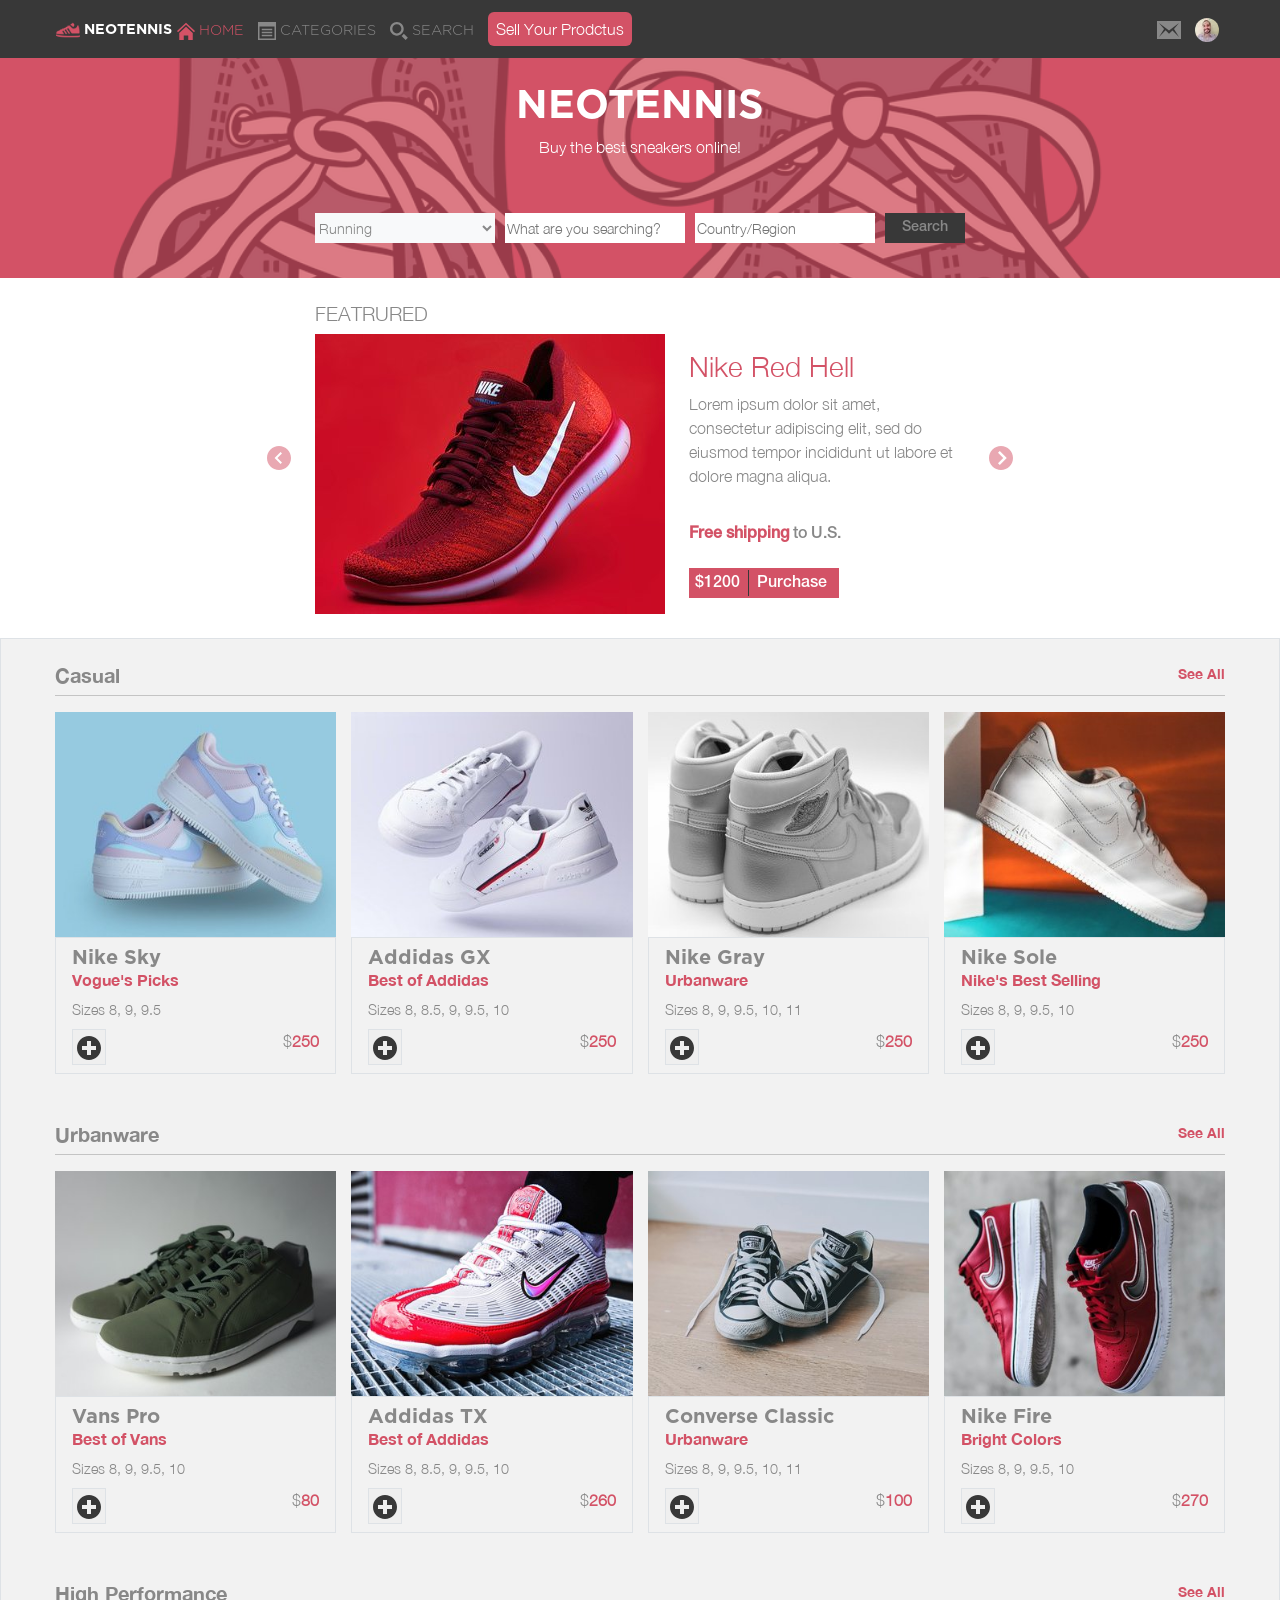
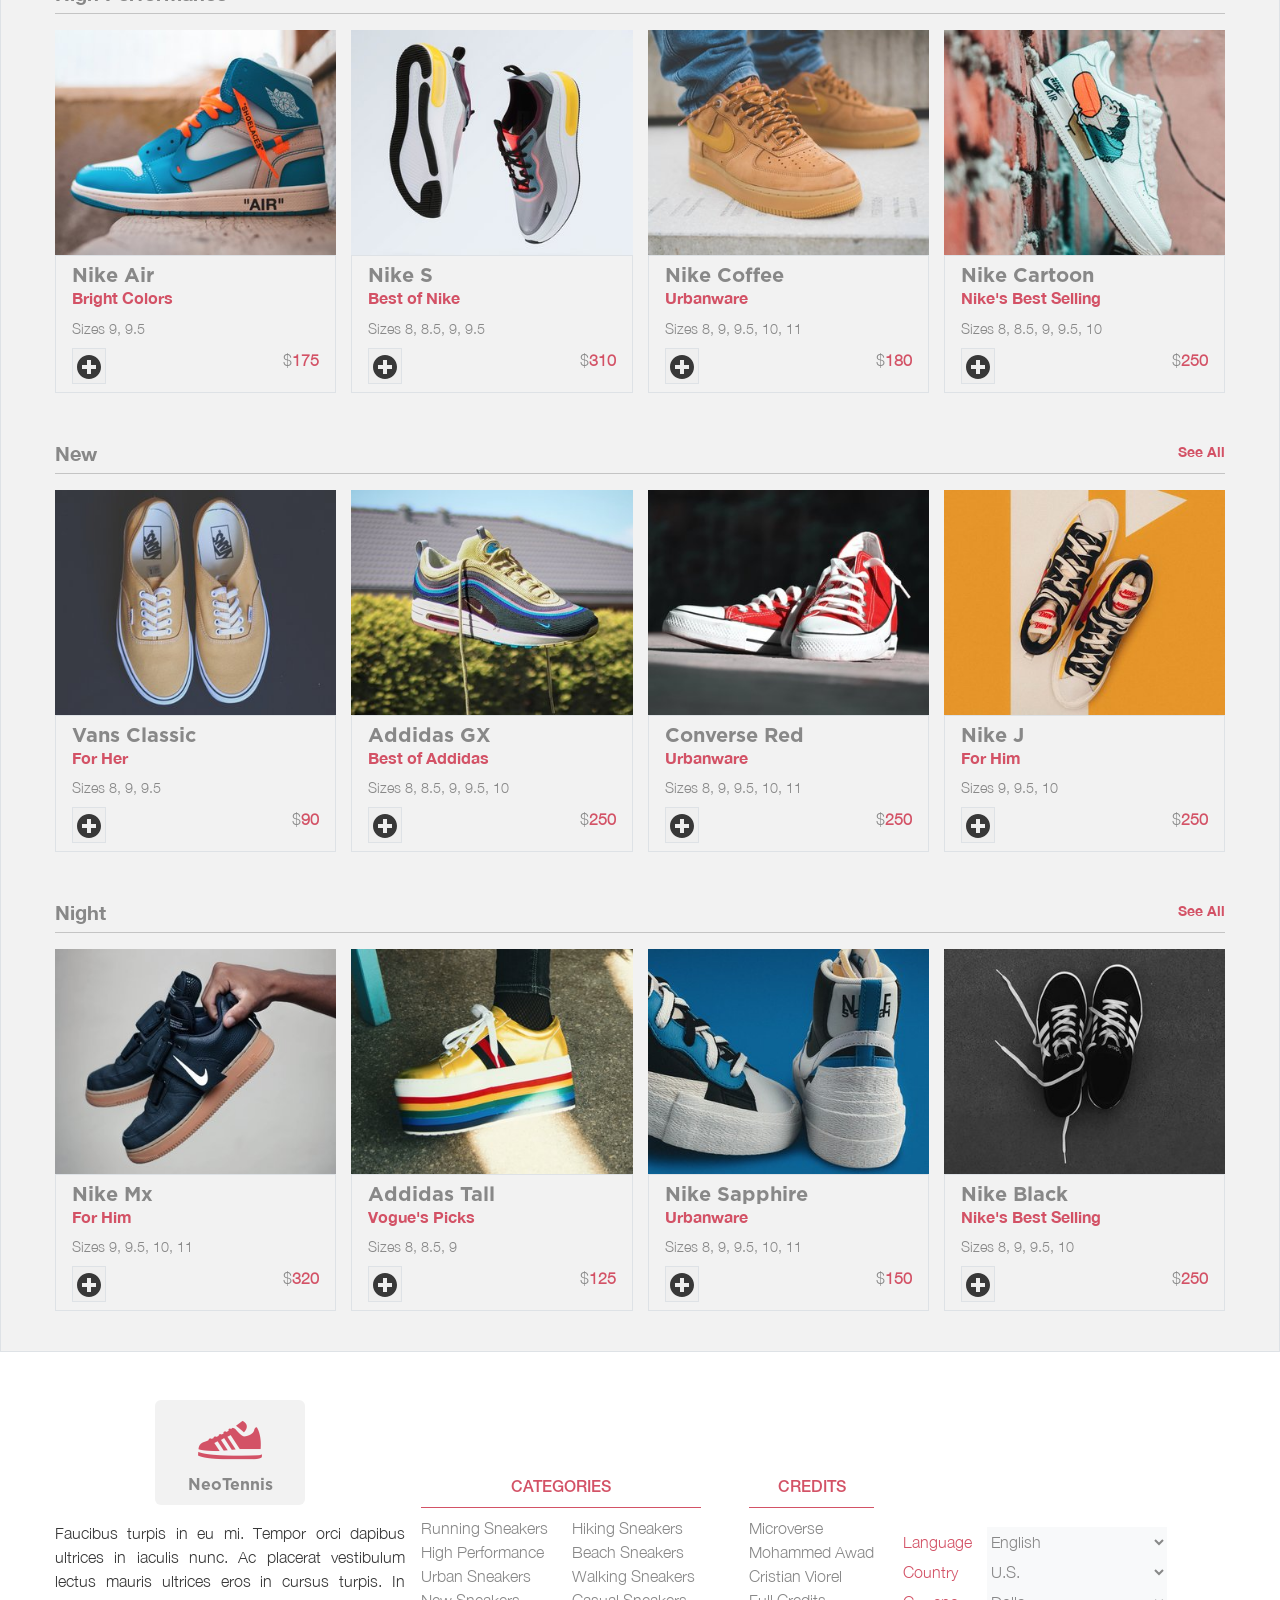
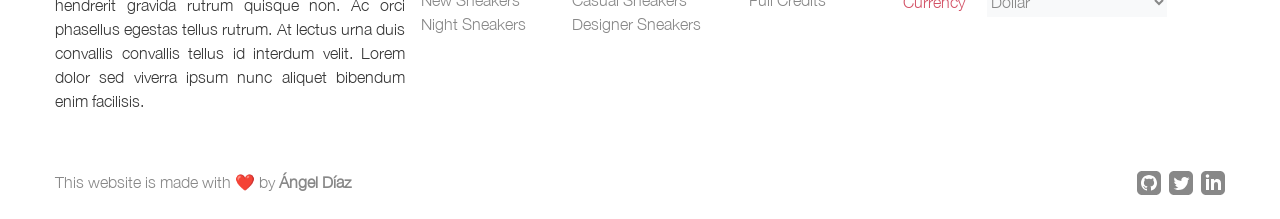
<file: neotennis/index.html>
<!DOCTYPE html>
<html lang="en" dir="ltr">
  <head>
    <meta charset="utf-8">
    <meta name="viewport" content="width=device-width, initial-scale=1.0" />
    <link href="https://cdn.jsdelivr.net/npm/bootstrap@5.0.0-beta3/dist/css/bootstrap.min.css" rel="stylesheet" integrity="sha384-eOJMYsd53ii+scO/bJGFsiCZc+5NDVN2yr8+0RDqr0Ql0h+rP48ckxlpbzKgwra6" crossorigin="anonymous">
    <link rel="stylesheet" href="./css/style.css">
    <title>NeoTennis</title>
    <script src="https://cdn.jsdelivr.net/npm/bootstrap@5.0.0-beta3/dist/js/bootstrap.bundle.min.js" integrity="sha384-JEW9xMcG8R+pH31jmWH6WWP0WintQrMb4s7ZOdauHnUtxwoG2vI5DkLtS3qm9Ekf" crossorigin="anonymous"></script>
  </head>
  <body>
    <header class="bg3">
      <div class="bg3 sticky-top">
        <nav class="container-wide d-flex justify-content-between justify-content-md-start align-items-center px-3 py-3 bg3 fs-6">
          <div>
            <a class="text-decoration-none" href="#">
              <img class="icon hide-small" src="./img/neotennis.png" alt="neotennis">
              <span class="color-light fss ftgb text-uppercase">NeoTennis</span>
            </a>
          </div>
          <ul class="list list-display">
            <li>
              <a class="text-decoration-none" href="./index.html">
                <svg class="svg-fill1" xmlns="http://www.w3.org/2000/svg" width="18" height="18" viewBox="0 0 24 24"><path d="M12 6.453l9 8.375v9.172h-6v-6h-6v6h-6v-9.172l9-8.375zm12 5.695l-12-11.148-12 11.133 1.361 1.465 10.639-9.868 10.639 9.883 1.361-1.465z"/></svg>
                <span class="color1 ftgl fss">HOME</span>
              </a>
            </li>
            <li class="d-none d-sm-inline-block">
              <a class="text-decoration-none nav-links" href="#">
                <svg xmlns="http://www.w3.org/2000/svg" width="18" height="18" viewBox="0 0 24 24"><path d="M19 11h-14v-2h14v2zm0 2h-14v2h14v-2zm0 4h-14v2h14v-2zm3-11v16h-20v-16h20zm2-6h-24v24h24v-24z"/></svg>
                <span class="ftgl fss">CATEGORIES</span>
              </a>
            </li>
            <li>
              <a class="text-decoration-none nav-links" href="./search.html">
                <svg xmlns="http://www.w3.org/2000/svg" width="18" height="18" viewBox="0 0 24 24"><path d="M9.145 18.29c-5.042 0-9.145-4.102-9.145-9.145s4.103-9.145 9.145-9.145 9.145 4.103 9.145 9.145-4.102 9.145-9.145 9.145zm0-15.167c-3.321 0-6.022 2.702-6.022 6.022s2.702 6.022 6.022 6.022 6.023-2.702 6.023-6.022-2.702-6.022-6.023-6.022zm9.263 12.443c-.817 1.176-1.852 2.188-3.046 2.981l5.452 5.453 3.014-3.013-5.42-5.421z"/></svg>
                <span class="ftgl fss">SEARCH</span>
              </a>
            </li>
            <li class="d-none d-md-inline-block">
              <a class="bg1 py-2 px-2 rounded text-decoration-none" href="#"><span class="color-light">Sell Your Prodctus</span></a>
            </li>
          </ul>
          <ul class="list list-display d-none d-md-inline-block flex-fill text-end">
            <li>
              <a class="text-decoration-none" href="#">
                <svg class="svg-fill2" xmlns="http://www.w3.org/2000/svg" width="24" height="24" viewBox="0 0 24 24"><path d="M0 3v18h24v-18h-24zm22 16l-6.526-6.618-3.445 3.483-3.418-3.525-6.611 6.66 5.051-8-5.051-6 10.029 7.446 9.971-7.446-4.998 6.01 4.998 7.99z"/></svg>
              </a>
            </li>
            <li>
              <a class="text-decoration-none" href="#"><img class="rounded-circle" src="./img/profile-mini.jpg" alt="profile"></a>
            </li>
          </ul>
        </nav>
      </div>
      <section class="bg1">
        <div class="container-wide search-section header-img py-4 bg1 text-center">
          <div class="pb-5 color-light">
            <h1 class="text-uppercase ftgb">NeoTennis</h1>
            <h3 class="fs-6">Buy the best sneakers online!</h3>
          </div>
          <div>
            <ul class="list fss d-md-flex justify-content-center">
              <li class="mb-2">
                <select class="input border-0 bg-light color2" name="categories">
                  <option value="Running" selected>Running</option>
                  <option value="Beach">Beach</option>
                  <option value="Casual">Casual</option>
                  <option value="High Performance">High Performance</option>
                </select>
              </li>
              <li class="mb-2">
                <input class="input border-0" type="text" name="search" placeholder="What are you searching?" value="">
              </li>
              <li class="mb-2">
                <input class="input border-0" type="text" name="location" placeholder="Country/Region" value="">
              </li>
              <li class="position-relative">
                <input class="input input-search bg3 gray-hover-red border-0 fthm" type="button" name="search" value="Search" onclick="window.location.href='./search.html'">
              </li>
            </ul>
          </div>
        </div>
      </section>
    </header>
    <section class="carousel-container d-none d-lg-block color-light py-4">
      <div id="carouselExampleControls" class="carousel slide" data-bs-ride="carousel">
        <div class="carousel-inner carousel-container-inner">
          <h2 class="color2 text-uppercase fs-5">Featrured</h2>
          <div class="carousel-item active">
            <div class="d-flex">
              <a href="#"><img class="hover-op" src="./img/nike.jpg" alt="img"></a>
              <div class="d-flex flex-column justify-content-between ps-4 py-3">
                <div>
                  <h3 class="color1">Nike Red Hell</h3>
                  <p class="color2">Lorem ipsum dolor sit amet, consectetur adipiscing elit, sed do eiusmod tempor incididunt ut labore et dolore magna aliqua.</p>
                  <div class="pt-3">
                    <span class="color2 fthm"><strong class="color1">Free shipping</strong> to U.S.</span>
                  </div>
                </div>
                <div class="bg1 buy fthm">
                  <label class="pe-2 color-light">$1200</label>
                  <input class="ps-2 bg1 white-hover-gray" type="button" name="purchase" value="Purchase">
                </div>
              </div>
            </div>
          </div>
          <div class="carousel-item">
            <div class="d-flex">
              <a href="#"><img class="hover-op" src="./img/sneaker15.jpg" alt="img"></a>
              <div class="d-flex flex-column justify-content-between ps-4 py-3">
                <div>
                  <h3 class="color1">Nike Plum</h3>
                  <p class="color2">Lorem ipsum dolor sit amet, consectetur adipiscing elit, sed do eiusmod tempor incididunt ut labore et dolore magna aliqua.</p>
                  <div class="pt-3">
                    <span class="color2 fthm"><strong class="color1">Free shipping</strong> to U.S.</span>
                  </div>
                </div>
                <div class="bg1 buy fthm">
                  <label class="pe-2 color-light">$230</label>
                  <input class="ps-2 bg1 white-hover-gray" type="button" name="purchase" value="Purchase">
                </div>
              </div>
            </div>
          </div>
          <div class="carousel-item">
            <div class="d-flex">
              <a href="#"><img class="hover-op" src="./img/sneaker13.jpg" alt="img"></a>
              <div class="d-flex flex-column justify-content-between ps-4 py-3">
                <div>
                  <h3 class="color1">Nike SportX</h3>
                  <p class="color2">Lorem ipsum dolor sit amet, consectetur adipiscing elit, sed do eiusmod tempor incididunt ut labore et dolore magna aliqua.</p>
                  <div class="pt-3">
                    <span class="color2 fthm"><strong class="color1">Free shipping</strong> to U.S.</span>
                  </div>
                </div>
                <div class="bg1 buy fthm">
                  <label class="pe-2 color-light">$180</label>
                  <input class="ps-2 bg1 white-hover-gray" type="button" name="purchase" value="Purchase">
                </div>
              </div>
            </div>
          </div>
        </div>
        <button class="carousel-control-prev" type="button" data-bs-target="#carouselExampleControls" data-bs-slide="prev">
          <svg class="svg-fill1" xmlns="http://www.w3.org/2000/svg" width="24" height="24" viewBox="0 0 24 24"><path d="M0 12c0 6.627 5.373 12 12 12s12-5.373 12-12-5.373-12-12-12-12 5.373-12 12zm7.58 0l5.988-5.995 1.414 1.416-4.574 4.579 4.574 4.59-1.414 1.416-5.988-6.006z"/></svg>
        </button>
        <button class="carousel-control-next" type="button" data-bs-target="#carouselExampleControls"   data-bs-slide="next">
          <svg class="svg-fill1" xmlns="http://www.w3.org/2000/svg" width="24" height="24" viewBox="0 0 24 24"><path d="M12 0c-6.627 0-12 5.373-12 12s5.373 12 12 12 12-5.373 12-12-5.373-12-12-12zm-1.218 19l-1.782-1.75 5.25-5.25-5.25-5.25 1.782-1.75 6.968 7-6.968 7z"/></svg>
        </button>
      </div>
    </section>
    <main class="bg-medium border">
      <section class="container-wide bg-medium my-3 py-2">
        <div class="d-flex justify-content-between">
          <h2 id="casual" class="color2 fs-5 fthb">Casual</h2>
          <a class="fss text-decoration-none ftgl" href="#"><span class="color1 fthb">See All</span></a>
        </div>
        <hr class="m-0">
        <div class="products-grid text-nowrap">
          <div class="py-3">
            <div class="hover-op">
              <a href="#"><img class="img-fluid w-100" src="./img/sneaker1.jpg" alt="img"></a>
            </div>
            <div class="border px-3 pt-2 color2">
              <a class="text-decoration-none" href="#"><h3 class="product-text m-0 color2 ftgb fs-5">Nike Sky</h3></a>
              <h6 class="product-text color1 fthb">Vogue's Picks</h6>
              <label class="product-text fss">Sizes 8, 9, 9.5</label>
              <div class="d-flex justify-content-between py-2">
                <button class="add border p-1" type="button" name="button"><svg class="add" xmlns="http://www.w3.org/2000/svg" width="24" height="24" viewBox="0 0 24 24"><path d="M12 0c-6.627 0-12 5.373-12 12s5.373 12 12 12 12-5.373 12-12-5.373-12-12-12zm7 14h-5v5h-4v-5h-5v-4h5v-5h4v5h5v4z"/></svg></button>
                <span>$<strong class="color1">250</strong></span>
              </div>
            </div>
          </div>
          <div class="py-3">
            <div class="hover-op">
              <a href="#"><img class="img-fluid w-100" src="./img/sneaker2.jpg" alt="img"></a>
            </div>
            <div class="border px-3 pt-2 color2">
              <a class="text-decoration-none" href="#"><h3 class="product-text m-0 color2 ftgb fs-5">Addidas GX</h3></a>
              <h6 class="product-text color1 fthb">Best of Addidas</h6>
              <label class="product-text fss">Sizes 8, 8.5, 9, 9.5, 10</label>
              <div class="d-flex justify-content-between py-2">
                <button class="add border p-1" type="button" name="button"><svg class="add" xmlns="http://www.w3.org/2000/svg" width="24" height="24" viewBox="0 0 24 24"><path d="M12 0c-6.627 0-12 5.373-12 12s5.373 12 12 12 12-5.373 12-12-5.373-12-12-12zm7 14h-5v5h-4v-5h-5v-4h5v-5h4v5h5v4z"/></svg></button>
                <span>$<strong class="color1">250</strong></span>
              </div>
            </div>
          </div>
          <div class="py-3">
            <div class="hover-op">
              <a href="#"><img class="img-fluid w-100" src="./img/sneaker3.jpg" alt="img"></a>
            </div>
            <div class="border px-3 pt-2 color2">
              <a class="text-decoration-none" href="#"><h3 class="product-text m-0 color2 ftgb fs-5">Nike Gray</h3></a>
              <h6 id="urban" class="product-text color1 fthb">Urbanware</h6>
              <label class="product-text fss">Sizes 8, 9, 9.5, 10, 11</label>
              <div class="d-flex justify-content-between py-2">
                <button class="add border p-1" type="button" name="button"><svg class="add" xmlns="http://www.w3.org/2000/svg" width="24" height="24" viewBox="0 0 24 24"><path d="M12 0c-6.627 0-12 5.373-12 12s5.373 12 12 12 12-5.373 12-12-5.373-12-12-12zm7 14h-5v5h-4v-5h-5v-4h5v-5h4v5h5v4z"/></svg></button>
                <span>$<strong class="color1">250</strong></span>
              </div>
            </div>
          </div>
          <div class="py-3">
            <div class="hover-op">
              <a href="#"><img class="img-fluid w-100" src="./img/sneaker4.jpg" alt="img"></a>
            </div>
            <div class="border px-3 pt-2 color2">
              <a class="text-decoration-none" href="#"><h3 class="product-text m-0 color2 ftgb fs-5">Nike Sole</h3></a>
              <h6 class="product-text color1 fthb">Nike's Best Selling</h6>
              <label class="product-text fss">Sizes 8, 9, 9.5, 10</label>
              <div class="d-flex justify-content-between py-2">
                <button class="add border p-1" type="button" name="button" ><svg class="add" xmlns="http://www.w3.org/2000/svg" width="24" height="24" viewBox="0 0 24 24"><path d="M12 0c-6.627 0-12 5.373-12 12s5.373 12 12 12 12-5.373 12-12-5.373-12-12-12zm7 14h-5v5h-4v-5h-5v-4h5v-5h4v5h5v4z"/></svg></button>
                <span>$<strong class="color1">250</strong></span>
              </div>
            </div>
          </div>
        </div>
      </section>
      <section class="container-wide bg-medium my-3 py-2">
        <div class="d-flex justify-content-between">
          <h2 class="color2 fs-5 fthb">Urbanware</h2>
          <a class="fss text-decoration-none ftgl" href="#"><span class="color1 fthb">See All</span></a>
        </div>
        <hr class="m-0">
        <div class="products-grid text-nowrap">
          <div class="py-3">
            <div class="hover-op">
              <a href="#"><img class="img-fluid w-100" src="./img/sneaker-shop1.jpg" alt="img"></a>
            </div>
            <div class="border px-3 pt-2 color2">
              <a class="text-decoration-none" href="#"><h3 class="product-text m-0 color2 ftgb fs-5">Vans Pro</h3></a>
              <h6 class="product-text color1 fthb">Best of Vans</h6>
              <label class="product-text fss">Sizes 8, 9, 9.5, 10</label>
              <div class="d-flex justify-content-between py-2">
                <button class="add border p-1" type="button" name="button"><svg class="add" xmlns="http://www.w3.org/2000/svg" width="24" height="24" viewBox="0 0 24 24"><path d="M12 0c-6.627 0-12 5.373-12 12s5.373 12 12 12 12-5.373 12-12-5.373-12-12-12zm7 14h-5v5h-4v-5h-5v-4h5v-5h4v5h5v4z"/></svg></button>
                <span>$<strong class="color1">80</strong></span>
              </div>
            </div>
          </div>
          <div class="py-3">
            <div class="hover-op">
              <a href="#"><img class="img-fluid w-100" src="./img/sneaker-shop2.jpg" alt="img"></a>
            </div>
            <div class="border px-3 pt-2 color2">
              <a class="text-decoration-none" href="#"><h3 class="product-text m-0 color2 ftgb fs-5">Addidas TX</h3></a>
              <h6 class="product-text color1 fthb">Best of Addidas</h6>
              <label class="product-text fss">Sizes 8, 8.5, 9, 9.5, 10</label>
              <div class="d-flex justify-content-between py-2">
                <button class="add border p-1" type="button" name="button"><svg class="add" xmlns="http://www.w3.org/2000/svg" width="24" height="24" viewBox="0 0 24 24"><path d="M12 0c-6.627 0-12 5.373-12 12s5.373 12 12 12 12-5.373 12-12-5.373-12-12-12zm7 14h-5v5h-4v-5h-5v-4h5v-5h4v5h5v4z"/></svg></button>
                <span>$<strong class="color1">260</strong></span>
              </div>
            </div>
          </div>
          <div class="py-3">
            <div class="hover-op">
              <a href="#"><img class="img-fluid w-100" src="./img/sneaker-shop3.jpg" alt="img"></a>
            </div>
            <div class="border px-3 pt-2 color2">
              <a class="text-decoration-none" href="#"><h3 class="product-text m-0 color2 ftgb fs-5">Converse Classic</h3></a>
              <h6 class="product-text color1 fthb">Urbanware</h6>
              <label class="product-text fss">Sizes 8, 9, 9.5, 10, 11</label>
              <div class="d-flex justify-content-between py-2">
                <button class="add border p-1" type="button" name="button"><svg class="add" xmlns="http://www.w3.org/2000/svg" width="24" height="24" viewBox="0 0 24 24"><path d="M12 0c-6.627 0-12 5.373-12 12s5.373 12 12 12 12-5.373 12-12-5.373-12-12-12zm7 14h-5v5h-4v-5h-5v-4h5v-5h4v5h5v4z"/></svg></button>
                <span>$<strong class="color1">100</strong></span>
              </div>
            </div>
          </div>
          <div class="py-3">
            <div class="hover-op">
              <a href="#"><img class="img-fluid w-100" src="./img/sneaker-shop4.jpg" alt="img"></a>
            </div>
            <div class="border px-3 pt-2 color2">
              <a class="text-decoration-none" href="#"><h3 class="product-text m-0 color2 ftgb fs-5">Nike Fire</h3></a>
              <h6 class="product-text color1 fthb">Bright Colors</h6>
              <label class="product-text fss">Sizes 8, 9, 9.5, 10</label>
              <div class="d-flex justify-content-between py-2">
                <button class="add border p-1" type="button" name="button" ><svg class="add" xmlns="http://www.w3.org/2000/svg" width="24" height="24" viewBox="0 0 24 24"><path d="M12 0c-6.627 0-12 5.373-12 12s5.373 12 12 12 12-5.373 12-12-5.373-12-12-12zm7 14h-5v5h-4v-5h-5v-4h5v-5h4v5h5v4z"/></svg></button>
                <span>$<strong class="color1">270</strong></span>
              </div>
            </div>
          </div>
        </div>
      </section>
      <section class="container-wide bg-medium my-3 py-2">
        <div class="d-flex justify-content-between">
          <h2 id="high-performance" class="color2 fs-5 fthb">High Performance</h2>
          <a class="fss text-decoration-none ftgl" href="#"><span class="color1 fthb">See All</span></a>
        </div>
        <hr class="m-0">
        <div class="products-grid text-nowrap">
          <div class="py-3">
            <div class="hover-op">
              <a href="#"><img class="img-fluid w-100" src="./img/sneaker-shop5.jpg" alt="img"></a>
            </div>
            <div class="border px-3 pt-2 color2">
              <a class="text-decoration-none" href="#"><h3 class="product-text m-0 color2 ftgb fs-5">Nike Air</h3></a>
              <h6 class="product-text color1 fthb">Bright Colors</h6>
              <label class="product-text fss">Sizes 9, 9.5</label>
              <div class="d-flex justify-content-between py-2">
                <button class="add border p-1" type="button" name="button"><svg class="add" xmlns="http://www.w3.org/2000/svg" width="24" height="24" viewBox="0 0 24 24"><path d="M12 0c-6.627 0-12 5.373-12 12s5.373 12 12 12 12-5.373 12-12-5.373-12-12-12zm7 14h-5v5h-4v-5h-5v-4h5v-5h4v5h5v4z"/></svg></button>
                <span>$<strong class="color1">175</strong></span>
              </div>
            </div>
          </div>
          <div class="py-3">
            <div class="hover-op">
              <a href="#"><img class="img-fluid w-100" src="./img/sneaker-shop6.jpg" alt="img"></a>
            </div>
            <div class="border px-3 pt-2 color2">
              <a class="text-decoration-none" href="#"><h3 class="product-text m-0 color2 ftgb fs-5">Nike S</h3></a>
              <h6 class="product-text color1 fthb">Best of Nike</h6>
              <label class="product-text fss">Sizes 8, 8.5, 9, 9.5</label>
              <div class="d-flex justify-content-between py-2">
                <button class="add border p-1" type="button" name="button"><svg class="add" xmlns="http://www.w3.org/2000/svg" width="24" height="24" viewBox="0 0 24 24"><path d="M12 0c-6.627 0-12 5.373-12 12s5.373 12 12 12 12-5.373 12-12-5.373-12-12-12zm7 14h-5v5h-4v-5h-5v-4h5v-5h4v5h5v4z"/></svg></button>
                <span>$<strong class="color1">310</strong></span>
              </div>
            </div>
          </div>
          <div class="py-3">
            <div class="hover-op">
              <a href="#"><img class="img-fluid w-100" src="./img/sneaker-shop7.jpg" alt="img"></a>
            </div>
            <div class="border px-3 pt-2 color2">
              <a class="text-decoration-none" href="#"><h3 class="product-text m-0 color2 ftgb fs-5">Nike Coffee</h3></a>
              <h6 class="product-text color1 fthb">Urbanware</h6>
              <label class="product-text fss">Sizes 8, 9, 9.5, 10, 11</label>
              <div class="d-flex justify-content-between py-2">
                <button class="add border p-1" type="button" name="button"><svg class="add" xmlns="http://www.w3.org/2000/svg" width="24" height="24" viewBox="0 0 24 24"><path d="M12 0c-6.627 0-12 5.373-12 12s5.373 12 12 12 12-5.373 12-12-5.373-12-12-12zm7 14h-5v5h-4v-5h-5v-4h5v-5h4v5h5v4z"/></svg></button>
                <span>$<strong class="color1">180</strong></span>
              </div>
            </div>
          </div>
          <div class="py-3">
            <div class="hover-op">
              <a href="#"><img class="img-fluid w-100" src="./img/sneaker-shop8.jpg" alt="img"></a>
            </div>
            <div class="border px-3 pt-2 color2">
              <a class="text-decoration-none" href="#"><h3 class="product-text m-0 color2 ftgb fs-5">Nike Cartoon</h3></a>
              <h6 class="product-text color1 fthb">Nike's Best Selling</h6>
              <label class="product-text fss">Sizes 8, 8.5, 9, 9.5, 10</label>
              <div class="d-flex justify-content-between py-2">
                <button class="add border p-1" type="button" name="button" ><svg class="add" xmlns="http://www.w3.org/2000/svg" width="24" height="24" viewBox="0 0 24 24"><path d="M12 0c-6.627 0-12 5.373-12 12s5.373 12 12 12 12-5.373 12-12-5.373-12-12-12zm7 14h-5v5h-4v-5h-5v-4h5v-5h4v5h5v4z"/></svg></button>
                <span>$<strong class="color1">250</strong></span>
              </div>
            </div>
          </div>
        </div>
      </section>
      <section class="container-wide bg-medium my-3 py-2">
        <div class="d-flex justify-content-between">
          <h2 id="new" class="color2 fs-5 fthb">New</h2>
          <a class="fss text-decoration-none ftgl" href="#"><span class="color1 fthb">See All</span></a>
        </div>
        <hr class="m-0">
        <div class="products-grid text-nowrap">
          <div class="py-3">
            <div class="hover-op">
              <a href="#"><img class="img-fluid w-100" src="./img/sneaker5.jpg" alt="img"></a>
            </div>
            <div class="border px-3 pt-2 color2">
              <a class="text-decoration-none" href="#"><h3 class="product-text m-0 color2 ftgb fs-5">Vans Classic</h3></a>
              <h6 class="product-text color1 fthb">For Her</h6>
              <label class="product-text fss">Sizes 8, 9, 9.5</label>
              <div class="d-flex justify-content-between py-2">
                <button class="add border p-1" type="button" name="button"><svg class="add" xmlns="http://www.w3.org/2000/svg" width="24" height="24" viewBox="0 0 24 24"><path d="M12 0c-6.627 0-12 5.373-12 12s5.373 12 12 12 12-5.373 12-12-5.373-12-12-12zm7 14h-5v5h-4v-5h-5v-4h5v-5h4v5h5v4z"/></svg></button>
                <span>$<strong class="color1">90</strong></span>
              </div>
            </div>
          </div>
          <div class="py-3">
            <div class="hover-op">
              <a href="#"><img class="img-fluid w-100" src="./img/sneaker6.jpg" alt="img"></a>
            </div>
            <div class="border px-3 pt-2 color2">
              <a class="text-decoration-none" href="#"><h3 class="product-text m-0 color2 ftgb fs-5">Addidas GX</h3></a>
              <h6 class="product-text color1 fthb">Best of Addidas</h6>
              <label class="product-text fss">Sizes 8, 8.5, 9, 9.5, 10</label>
              <div class="d-flex justify-content-between py-2">
                <button class="add border p-1" type="button" name="button"><svg class="add" xmlns="http://www.w3.org/2000/svg" width="24" height="24" viewBox="0 0 24 24"><path d="M12 0c-6.627 0-12 5.373-12 12s5.373 12 12 12 12-5.373 12-12-5.373-12-12-12zm7 14h-5v5h-4v-5h-5v-4h5v-5h4v5h5v4z"/></svg></button>
                <span>$<strong class="color1">250</strong></span>
              </div>
            </div>
          </div>
          <div class="py-3">
            <div class="hover-op">
              <a href="#"><img class="img-fluid w-100" src="./img/sneaker7.jpg" alt="img"></a>
            </div>
            <div class="border px-3 pt-2 color2">
              <a class="text-decoration-none" href="#"><h3 class="product-text m-0 color2 ftgb fs-5">Converse Red</h3></a>
              <h6 class="product-text color1 fthb">Urbanware</h6>
              <label class="product-text fss">Sizes 8, 9, 9.5, 10, 11</label>
              <div class="d-flex justify-content-between py-2">
                <button class="add border p-1" type="button" name="button"><svg class="add" xmlns="http://www.w3.org/2000/svg" width="24" height="24" viewBox="0 0 24 24"><path d="M12 0c-6.627 0-12 5.373-12 12s5.373 12 12 12 12-5.373 12-12-5.373-12-12-12zm7 14h-5v5h-4v-5h-5v-4h5v-5h4v5h5v4z"/></svg></button>
                <span>$<strong class="color1">250</strong></span>
              </div>
            </div>
          </div>
          <div class="py-3">
            <div class="hover-op">
              <a href="#"><img class="img-fluid w-100" src="./img/sneaker8.jpg" alt="img"></a>
            </div>
            <div class="border px-3 pt-2 color2">
              <a class="text-decoration-none" href="#"><h3 class="product-text m-0 color2 ftgb fs-5">Nike J</h3></a>
              <h6 class="product-text color1 fthb">For Him</h6>
              <label class="product-text fss">Sizes 9, 9.5, 10</label>
              <div class="d-flex justify-content-between py-2">
                <button class="add border p-1" type="button" name="button" ><svg class="add" xmlns="http://www.w3.org/2000/svg" width="24" height="24" viewBox="0 0 24 24"><path d="M12 0c-6.627 0-12 5.373-12 12s5.373 12 12 12 12-5.373 12-12-5.373-12-12-12zm7 14h-5v5h-4v-5h-5v-4h5v-5h4v5h5v4z"/></svg></button>
                <span>$<strong class="color1">250</strong></span>
              </div>
            </div>
          </div>
        </div>
      </section>
      <section class="container-wide bg-medium my-3 py-2">
        <div class="d-flex justify-content-between">
          <h2 id="night" class="color2 fs-5 fthb">Night</h2>
          <a class="fss text-decoration-none ftgl" href="#"><span class="color1 fthb">See All</span></a>
        </div>
        <hr class="m-0">
        <div class="products-grid text-nowrap">
          <div class="py-3">
            <div class="hover-op">
              <a href="#"><img class="img-fluid w-100" src="./img/sneaker9.jpg" alt="img"></a>
            </div>
            <div class="border px-3 pt-2 color2">
              <a class="text-decoration-none" href="#"><h3 class="product-text m-0 color2 ftgb fs-5">Nike Mx</h3></a>
              <h6 class="product-text color1 fthb">For Him</h6>
              <label class="product-text fss">Sizes 9, 9.5, 10, 11</label>
              <div class="d-flex justify-content-between py-2">
                <button class="add border p-1" type="button" name="button"><svg class="add" xmlns="http://www.w3.org/2000/svg" width="24" height="24" viewBox="0 0 24 24"><path d="M12 0c-6.627 0-12 5.373-12 12s5.373 12 12 12 12-5.373 12-12-5.373-12-12-12zm7 14h-5v5h-4v-5h-5v-4h5v-5h4v5h5v4z"/></svg></button>
                <span>$<strong class="color1">320</strong></span>
              </div>
            </div>
          </div>
          <div class="py-3">
            <div class="hover-op">
              <a href="#"><img class="img-fluid w-100" src="./img/sneaker10.jpg" alt="img"></a>
            </div>
            <div class="border px-3 pt-2 color2">
              <a class="text-decoration-none" href="#"><h3 class="product-text m-0 color2 ftgb fs-5">Addidas Tall</h3></a>
              <h6 class="product-text color1 fthb">Vogue's Picks</h6>
              <label class="product-text fss">Sizes 8, 8.5, 9</label>
              <div class="d-flex justify-content-between py-2">
                <button class="add border p-1" type="button" name="button"><svg class="add" xmlns="http://www.w3.org/2000/svg" width="24" height="24" viewBox="0 0 24 24"><path d="M12 0c-6.627 0-12 5.373-12 12s5.373 12 12 12 12-5.373 12-12-5.373-12-12-12zm7 14h-5v5h-4v-5h-5v-4h5v-5h4v5h5v4z"/></svg></button>
                <span>$<strong class="color1">125</strong></span>
              </div>
            </div>
          </div>
          <div class="py-3">
            <div class="hover-op">
              <a href="#"><img class="img-fluid w-100" src="./img/sneaker11.jpg" alt="img"></a>
            </div>
            <div class="border px-3 pt-2 color2">
              <a class="text-decoration-none" href="#"><h3 class="product-text m-0 color2 ftgb fs-5">Nike Sapphire</h3></a>
              <h6 class="product-text color1 fthb">Urbanware</h6>
              <label class="product-text fss">Sizes 8, 9, 9.5, 10, 11</label>
              <div class="d-flex justify-content-between py-2">
                <button class="add border p-1" type="button" name="button"><svg class="add" xmlns="http://www.w3.org/2000/svg" width="24" height="24" viewBox="0 0 24 24"><path d="M12 0c-6.627 0-12 5.373-12 12s5.373 12 12 12 12-5.373 12-12-5.373-12-12-12zm7 14h-5v5h-4v-5h-5v-4h5v-5h4v5h5v4z"/></svg></button>
                <span>$<strong class="color1">150</strong></span>
              </div>
            </div>
          </div>
          <div class="py-3">
            <div class="hover-op">
              <a href="#"><img class="img-fluid w-100" src="./img/sneaker12.jpg" alt="img"></a>
            </div>
            <div class="border px-3 pt-2 color2">
              <a class="text-decoration-none" href="#"><h3 class="product-text m-0 color2 ftgb fs-5">Nike Black</h3></a>
              <h6 class="product-text color1 fthb">Nike's Best Selling</h6>
              <label class="product-text fss">Sizes 8, 9, 9.5, 10</label>
              <div class="d-flex justify-content-between py-2">
                <button class="add border p-1" type="button" name="button" ><svg class="add" xmlns="http://www.w3.org/2000/svg" width="24" height="24" viewBox="0 0 24 24"><path d="M12 0c-6.627 0-12 5.373-12 12s5.373 12 12 12 12-5.373 12-12-5.373-12-12-12zm7 14h-5v5h-4v-5h-5v-4h5v-5h4v5h5v4z"/></svg></button>
                <span>$<strong class="color1">250</strong></span>
              </div>
            </div>
          </div>
        </div>
      </section>
    </main>
    <footer class="container-wide mt-5">
      <div class="d-lg-flex align-items-center">
        <div class="footer-p me-3">
          <div class="px-3 footer-logo-container py-2 bg-medium text-center rounded m-auto">
            <img class="footer-logo" src="./img/neotennis.png" alt="neotennis"><br>
            <label class="color2 ftgb">NeoTennis</label>
          </div>
          <div class="py-3 tex">
            <p>Faucibus turpis in eu mi. Tempor orci dapibus ultrices in iaculis nunc. Ac placerat vestibulum lectus mauris ultrices eros in cursus turpis. In hendrerit gravida rutrum quisque non. Ac orci phasellus egestas tellus rutrum. At lectus urna duis convallis convallis tellus id interdum velit. Lorem dolor sed viverra ipsum nunc aliquet bibendum enim facilisis.</p>
          </div>
        </div>
        <div class="d-md-flex">
          <div class="d-none d-sm-flex">
            <div class="flex-fill me-4">
              <div class="bottom-border text-center">
                <h4 class="color1 fs-6 fthm">CATEGORIES</h4>
              </div>
              <div class="row">
                <div class="col text-nowrap pt-2">
                  <a class="d-block text-decoration-none" href="#"><span class="gray-hover-smoke">Running Sneakers</span></a>
                  <a class="d-block text-decoration-none" href="#high-performance"><span class="gray-hover-smoke">High Performance</span></a>
                  <a class="d-block text-decoration-none" href="#urban"><span class="gray-hover-smoke">Urban Sneakers</span></a>
                  <a class="d-block text-decoration-none" href="#new"><span class="gray-hover-smoke">New Sneakers</span></a>
                  <a class="d-block text-decoration-none" href="#night"><span class="gray-hover-smoke">Night Sneakers</span></a>
                </div>
                <div class="col text-nowrap pt-2">
                  <a class="d-block text-decoration-none" href="#"><span class="gray-hover-smoke">Hiking Sneakers</span></a>
                  <a class="d-block text-decoration-none" href="#"><span class="gray-hover-smoke">Beach Sneakers</span></a>
                  <a class="d-block text-decoration-none" href="#"><span class="gray-hover-smoke">Walking Sneakers</span></a>
                  <a class="d-block text-decoration-none" href="#casual"><span class="gray-hover-smoke">Casual Sneakers</span></a>
                  <a class="d-block text-decoration-none" href="#"><span class="gray-hover-smoke">Designer Sneakers</span></a>
                </div>
              </div>
            </div>
            <div class="mx-4">
              <div class="bottom-border text-center">
                <h4 class="color1 fs-6 fthm">CREDITS</h4>
              </div>
              <div class="text-nowrap pt-2">
                <a class="d-block text-decoration-none" href="https://www.microverse.org/"><span class="gray-hover-smoke">Microverse</span></a>
                <a class="d-block text-decoration-none" href="https://www.behance.net/M_Awad"><span class="gray-hover-smoke">Mohammed Awad</span></a>
                <a class="d-block text-decoration-none" href="https://www.notion.so/ZATTIX-design-full-view-ed43f6bdfe0144608d4f2fc18758e81a"><span class="gray-hover-smoke">Cristian Viorel</span></a>
                <a class="d-block text-decoration-none" href="https://github.com/ad9311/neotennis-capstone/blob/devel-home/README.md"><span class="gray-hover-smoke">Full Credits</span></a>
              </div>
            </div>
          </div>
          <div class="mt-3 my-md-5">
            <form action="get">
              <ul class="list">
                <li>
                  <label class="color1 label" for="language">Language</label>
                  <select id="language" class="input color2 border-0 bg-light color2" name="country">
                    <option value="Español" >Español</option>
                    <option value="English" selected>English</option>
                    <option value="Portugês">Portugês</option>
                  </select>
                </li>
                <li>
                  <label class="color1 label" for="country">Country</label>
                  <select id="country" class="input color2 border-0 bg-light color2" name="country">
                    <option value="Colombia">Colombia</option>
                    <option value="U.S." selected>U.S.</option>
                    <option value="Brazil">Brazil</option>
                    <option value="Venezuela">Venezuela</option>
                  </select>
                </li>
                <li>
                  <label class="color1 label" for="currency">Currency</label>
                  <select id="currency" class="input color2 border-0 bg-light color2" name="country">
                    <option value="Peso" >Peso</option>
                    <option value="Dolar" selected>Dollar</option>
                    <option value="Real">Real</option>
                  </select>
                </li>
              </ul>
            </form>
          </div>
        </div>
      </div>
      <div class="d-sm-flex align-items-center py-4">
        <div>
          <span class="color2">This website is made with ❤️ by <strong>Ángel Díaz</strong></span>
        </div>
        <div class="flex-fill text-sm-end">
          <a class="pe-1 text-decoration-none" href="https://github.com/ad9311">
            <svg class="svg-fill2" xmlns="http://www.w3.org/2000/svg" width="24" height="24" viewBox="0 0 24 24"><path d="M19 0h-14c-2.761 0-5 2.239-5 5v14c0 2.761 2.239 5 5 5h14c2.762 0 5-2.239 5-5v-14c0-2.761-2.238-5-5-5zm-4.466 19.59c-.405.078-.534-.171-.534-.384v-2.195c0-.747-.262-1.233-.55-1.481 1.782-.198 3.654-.875 3.654-3.947 0-.874-.312-1.588-.823-2.147.082-.202.356-1.016-.079-2.117 0 0-.671-.215-2.198.82-.64-.18-1.324-.267-2.004-.271-.68.003-1.364.091-2.003.269-1.528-1.035-2.2-.82-2.2-.82-.434 1.102-.16 1.915-.077 2.118-.512.56-.824 1.273-.824 2.147 0 3.064 1.867 3.751 3.645 3.954-.229.2-.436.552-.508 1.07-.457.204-1.614.557-2.328-.666 0 0-.423-.768-1.227-.825 0 0-.78-.01-.055.487 0 0 .525.246.889 1.17 0 0 .463 1.428 2.688.944v1.489c0 .211-.129.459-.528.385-3.18-1.057-5.472-4.056-5.472-7.59 0-4.419 3.582-8 8-8s8 3.581 8 8c0 3.533-2.289 6.531-5.466 7.59z"/></svg>
          </a>
          <a class="pe-1 text-decoration-none" href="https://twitter.com/adiaz9311">
            <svg class="svg-fill2" xmlns="http://www.w3.org/2000/svg" width="24" height="24" viewBox="0 0 24 24"><path d="M19 0h-14c-2.761 0-5 2.239-5 5v14c0 2.761 2.239 5 5 5h14c2.762 0 5-2.239 5-5v-14c0-2.761-2.238-5-5-5zm-.139 9.237c.209 4.617-3.234 9.765-9.33 9.765-1.854 0-3.579-.543-5.032-1.475 1.742.205 3.48-.278 4.86-1.359-1.437-.027-2.649-.976-3.066-2.28.515.098 1.021.069 1.482-.056-1.579-.317-2.668-1.739-2.633-3.26.442.246.949.394 1.486.411-1.461-.977-1.875-2.907-1.016-4.383 1.619 1.986 4.038 3.293 6.766 3.43-.479-2.053 1.08-4.03 3.199-4.03.943 0 1.797.398 2.395 1.037.748-.147 1.451-.42 2.086-.796-.246.767-.766 1.41-1.443 1.816.664-.08 1.297-.256 1.885-.517-.439.656-.996 1.234-1.639 1.697z"/></svg>
          </a>
          <a class="text-decoration-none" href="https://www.linkedin.com/in/ad9311/">
            <svg class="svg-fill2" xmlns="http://www.w3.org/2000/svg" width="24" height="24" viewBox="0 0 24 24"><path d="M19 0h-14c-2.761 0-5 2.239-5 5v14c0 2.761 2.239 5 5 5h14c2.762 0 5-2.239 5-5v-14c0-2.761-2.238-5-5-5zm-11 19h-3v-11h3v11zm-1.5-12.268c-.966 0-1.75-.79-1.75-1.764s.784-1.764 1.75-1.764 1.75.79 1.75 1.764-.783 1.764-1.75 1.764zm13.5 12.268h-3v-5.604c0-3.368-4-3.113-4 0v5.604h-3v-11h3v1.765c1.396-2.586 7-2.777 7 2.476v6.759z"/></svg>
          </a>
        </div>
      </div>
    </footer>
  </body>
</html>
</file>
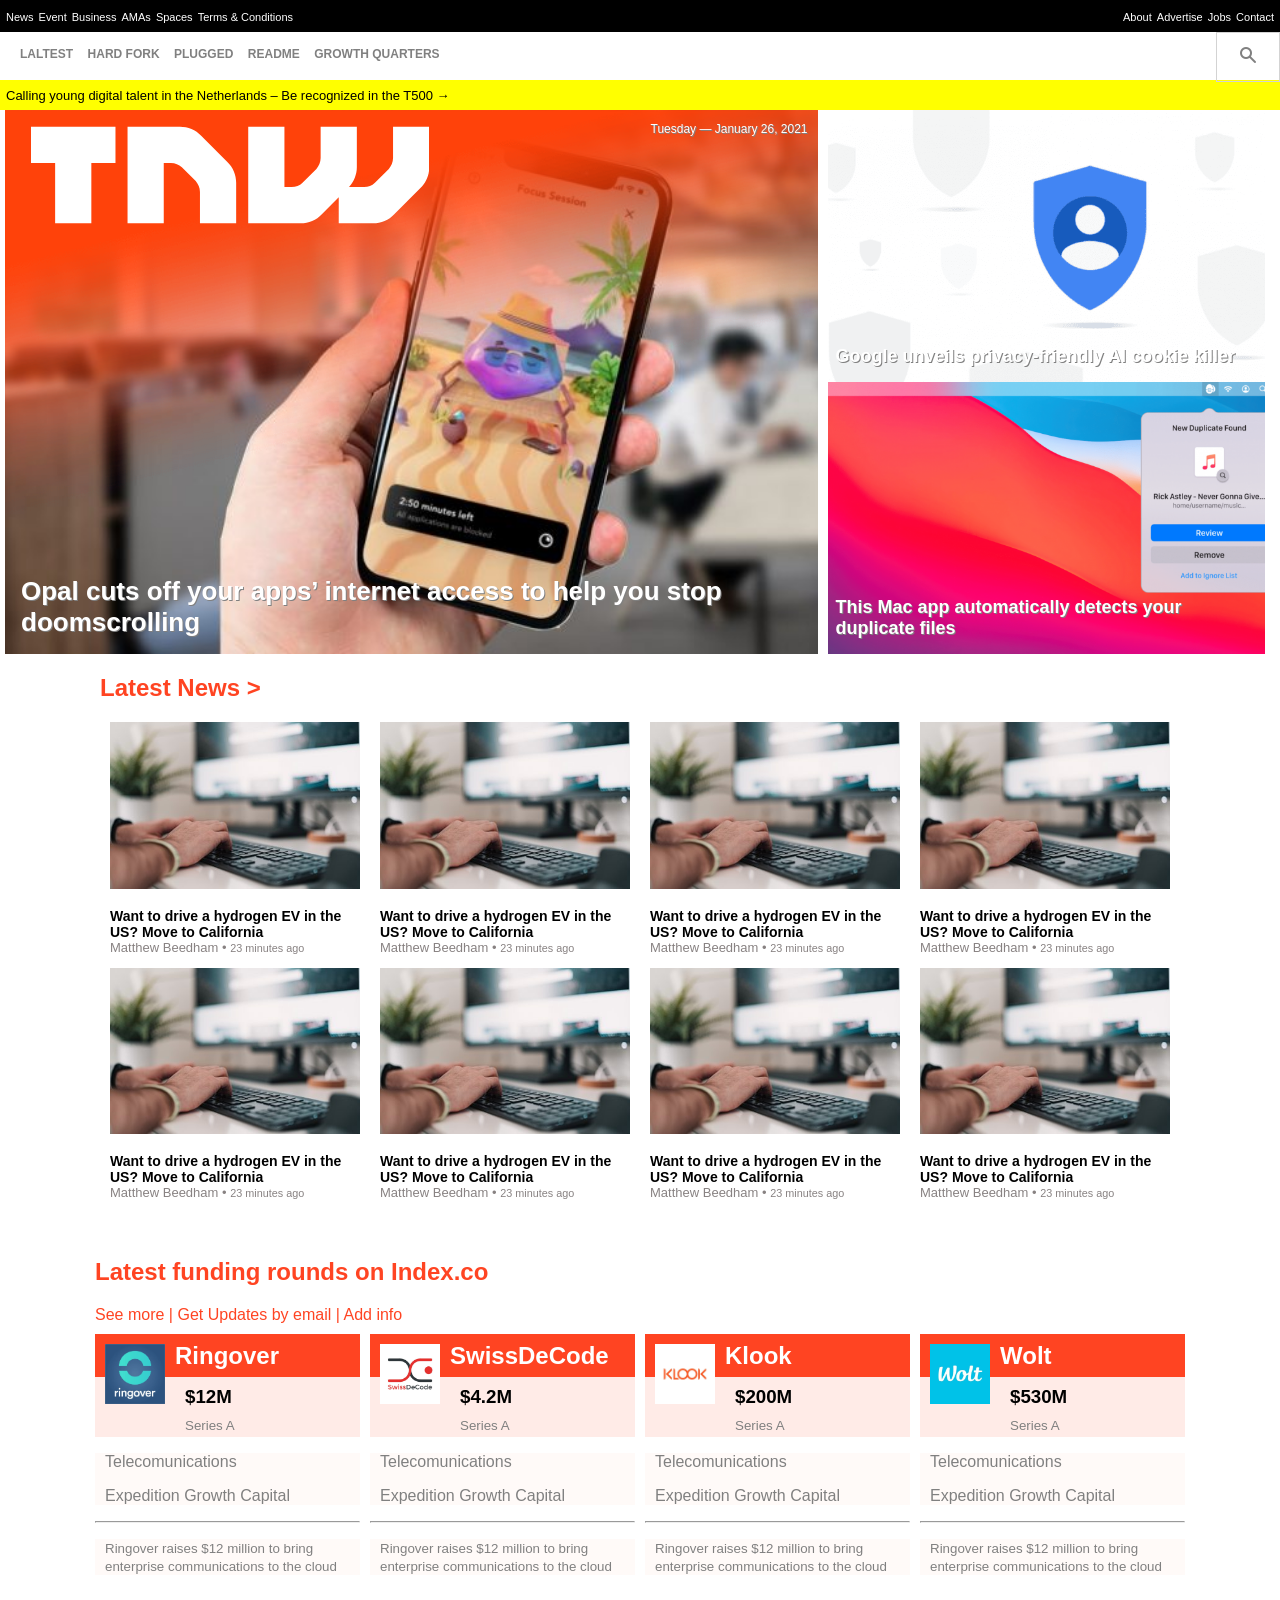
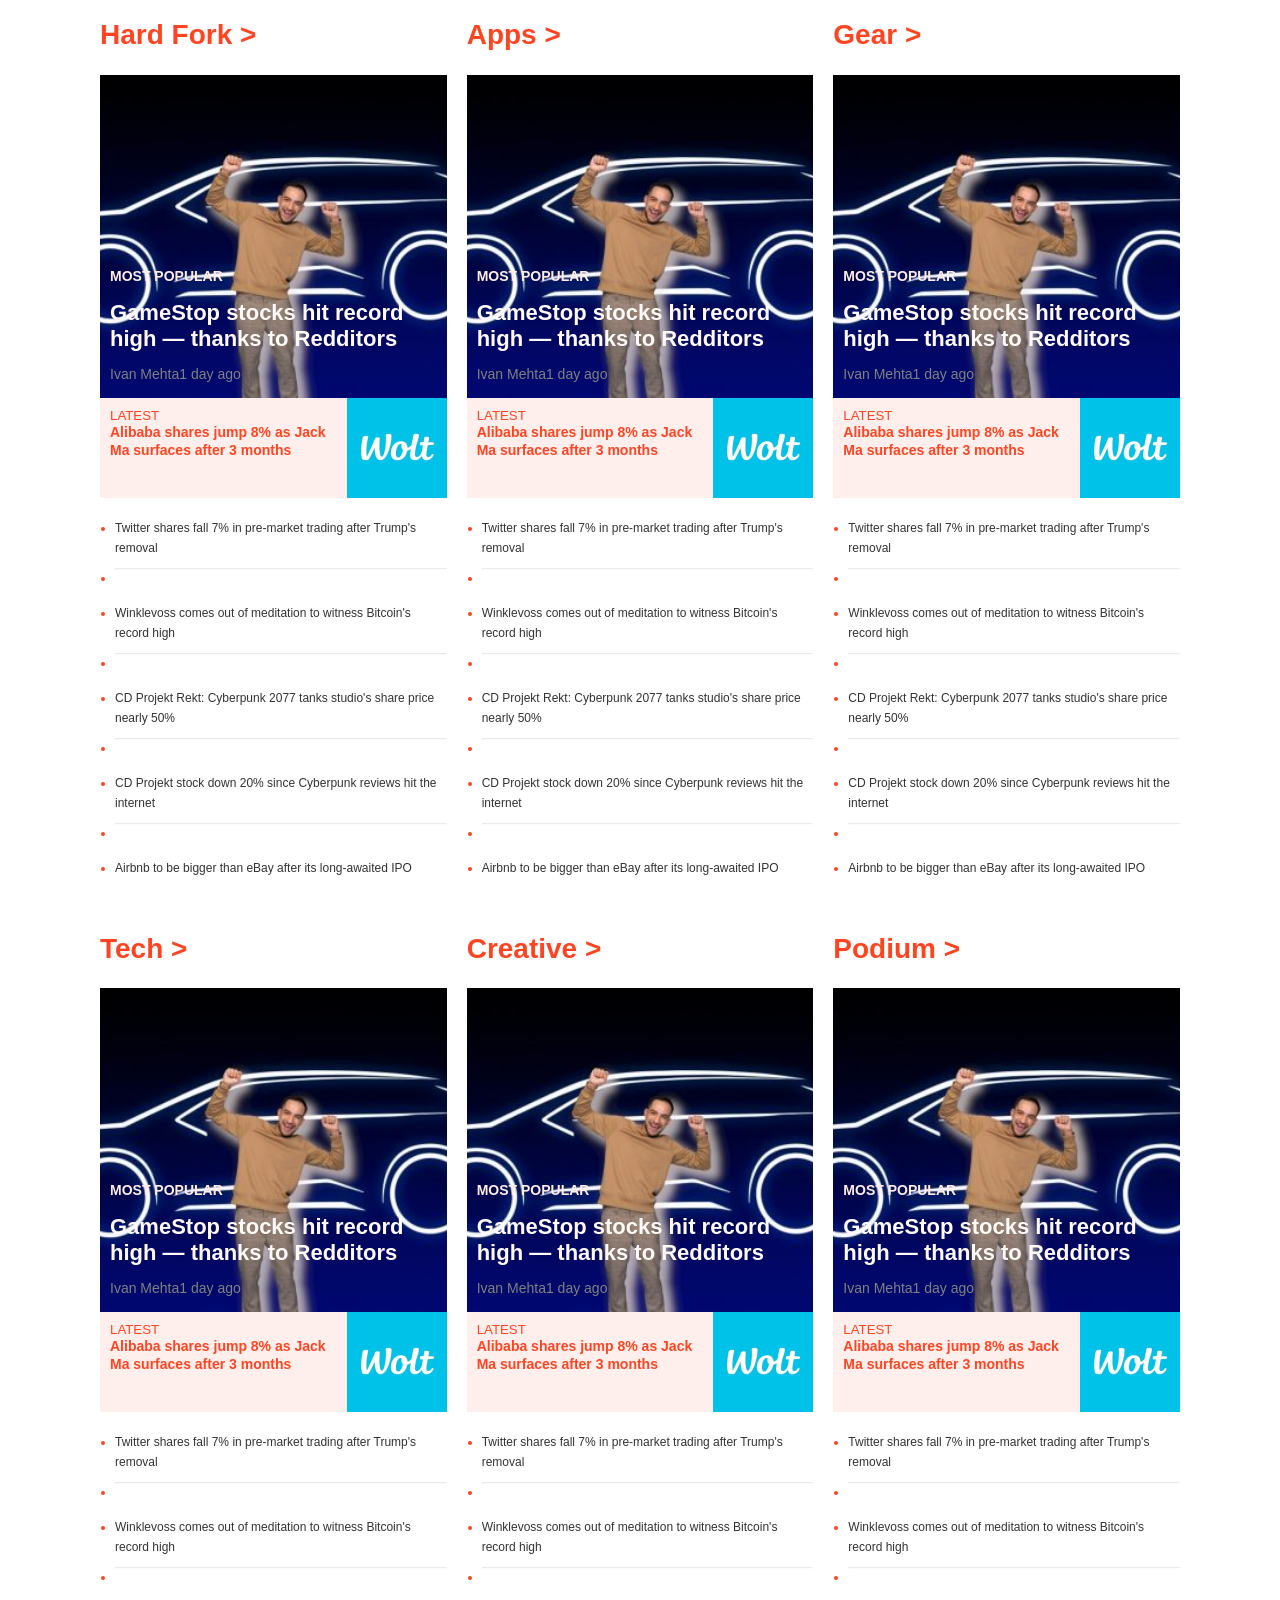
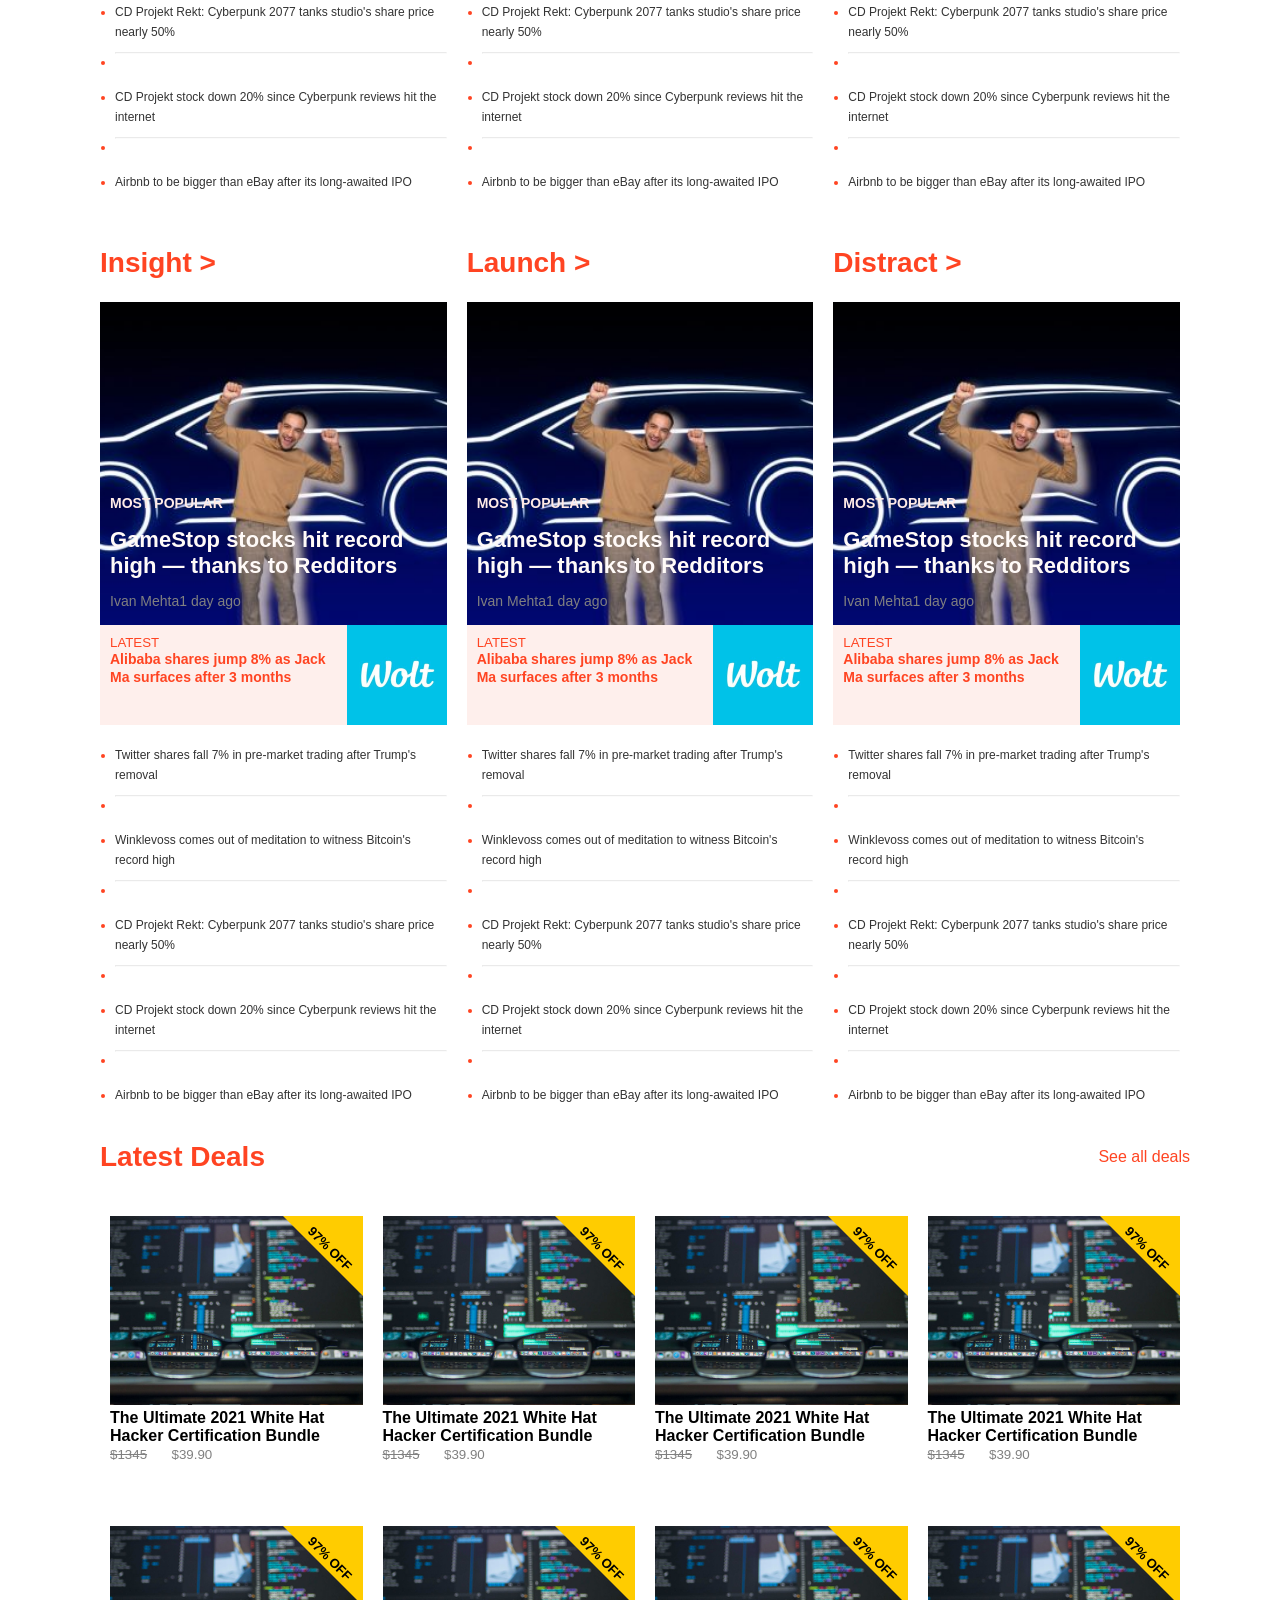
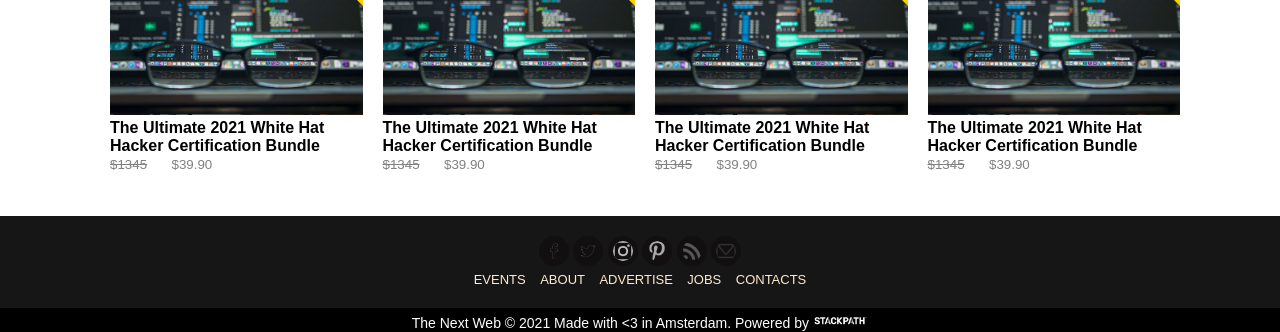
<file: nwbc/index.html>
<!DOCTYPE html>
<html lang="en">
<head>
  <meta charset="UTF-8">
  <meta http-equiv="X-UA-Compatible" content="IE=edge">
  <meta name="viewport" content="width=device-width, initial-scale=1.0">
  <link rel="stylesheet" href="mobile.css">
  <link rel="stylesheet" href="main.css">
  <title>Perma | TNW</title>
</head>
<body>
  <header class="top_nav">
    <nav class="top_black_navigation">
      <div class="left_nav">
        <ul class="ul_left">
          <li>
            <a href="#">News</a>
            <a href="#">Event</a>
            <a href="#">Business</a>
            <a href="#">AMAs</a>
            <a href="#">Spaces</a>
            <a href="#">Terms & Conditions</a>
          </li>
        </ul>
      </div>
      <div class="right_nav">
        <ul>
          <li class="ul_right">
            <a href="#">About</a>
            <a href="#">Advertise</a>
            <a href="#">Jobs</a>
            <a href="#">Contact</a>
          </li>
        </ul>
      </div>
    </nav>
    <nav class="top_navigation">
      <div class="mobile_nav">
        <div class="tnw_logo">
          <a href="#"><img src="images/tnw.png" alt=""></a>
        </div>
        <div class="more_links_nav">
          <div class="space"></div>
          <div class="more_links">
            <a href="#">LALTEST</a>
            <a href="#">HARD FORK</a>
            <a href="#">PLUGGED</a>
            <a href="#">README</a>
            <a href="#">GROWTH QUARTERS</a>
          </div>
        </div>
        <div class="search_logo_top">
          <div class="vert_align">
            <a href="#"><img src="images/search.png" alt=""></a>
          </div>
        </div>
        <div class="top_menu">
          <div class="vert_align">
            <a href="#"><img class="top_menu_image" src="images/menu.png" alt=""></a>
          </div>
        </div>
      </div>
    </nav>
    <div class="yellow_banner">
      <div class="vert_align">
        <a href="#">Calling young digital talent in the Netherlands – Be recognized in the T500 →	</a>
      </div>
    </div>
  </header>
  <div class="headlines">
    <div class="news_headline">
      <div class="orange_shadow">
        <div class="news_text">
          <h1><a href="#">Opal cuts off your apps’ internet access to help you stop doomscrolling</a></h1>
          <div class="hg_date_logo">
            <svg xmlns="http://www.w3.org/2000/svg" viewBox="0 0 66 16"><path fill="#FFF" d="M34 16h-6v-5.2c0-.7-.3-1.3-.7-1.8L25 6.7c-.5-.4-1.1-.7-1.8-.7H22v10h-6V0h8.7c1.3 0 2.6.5 3.5 1.5l4.3 4.3c1 .9 1.5 2.2 1.5 3.5V16zM60 0v5.2c0 .7-.3 1.3-.7 1.8L57 9.3c-.5.5-1.1.7-1.8.7h-2.5c.8-.9 1.3-2.1 1.3-3.3V0h-6v5.2c0 .7-.3 1.3-.7 1.8L45 9.3c-.5.5-1.1.7-1.8.7H42V0h-6v16h8.7c1.3 0 2.6-.5 3.5-1.5l2.8-2.8V16h5.7c1.3 0 2.6-.5 3.5-1.5l4.3-4.3c1-.9 1.5-2.2 1.5-3.5V0h-6zM14 0H0v6h4v10h6V6h4"/></svg>
            <p>Tuesday — January 26, 2021</p>
          </div>
        </div>
      </div>
    </div>
    <div class="right_news_headlines">
      <div class="news_headline2">
        <div class="news_text">
          <h2><a href="#">Google unveils privacy-friendly AI cookie killer</a></h2>
        </div>
      </div>
      <div class="news_headline3">
        <div class="news_text">
          <h2><a href="#">This Mac app automatically detects your duplicate files</a></h2>
        </div>
      </div>
    </div>
  </div>
  <div class="middle_container">
    <!-- Latest News section -->
    <div class="latest_container">
      <div class="most_header">
        <h2 class="link_orange"><a href="#">Latest News ></a></h2>
      </div>
      <div class="most_news">
        <article class="latest_news">
          <div>
            <a href="#">
              <img src="images/Latest-News-03.jpg" alt="">
            </a>
          </div>
          <div class="latest_header">
            <h5 class="link_black"><a href="#">Want to drive a hydrogen EV in the US? Move to California</a></h5>
            <p class="author_article">Matthew Beedham • <small>23 minutes ago</small></p>
          </div>
        </article>
        <article class="latest_news">
          <div>
            <a href="#">
              <img src="images/Latest-News-03.jpg" alt="">
            </a>
          </div>
          <div class="latest_header">
            <h5 class="link_black"><a href="#">Want to drive a hydrogen EV in the US? Move to California</a></h5>
            <p class="author_article">Matthew Beedham • <small>23 minutes ago</small></p>
          </div>
        </article>
        <article class="latest_news">
          <div>
            <a href="#">
              <img src="images/Latest-News-03.jpg" alt="">
            </a>
          </div>
          <div class="latest_header">
            <h5 class="link_black"><a href="#">Want to drive a hydrogen EV in the US? Move to California</a></h5>
            <p class="author_article">Matthew Beedham • <small>23 minutes ago</small></p>
          </div>
        </article>
        <article class="latest_news">
          <div>
            <a href="#">
              <img src="images/Latest-News-03.jpg" alt="">
            </a>
          </div>
          <div class="latest_header">
            <h5 class="link_black"><a href="#">Want to drive a hydrogen EV in the US? Move to California</a></h5>
            <p class="author_article">Matthew Beedham • <small>23 minutes ago</small></p>
          </div>
        </article>
        <article class="latest_news">
          <div>
            <a href="#">
              <img src="images/Latest-News-03.jpg" alt="">
            </a>
          </div>
          <div class="latest_header">
            <h5 class="link_black"><a href="#">Want to drive a hydrogen EV in the US? Move to California</a></h5>
            <p class="author_article">Matthew Beedham • <small>23 minutes ago</small></p>
          </div>
        </article>
        <article class="latest_news">
          <div>
            <a href="#">
              <img src="images/Latest-News-03.jpg" alt="">
            </a>
          </div>
          <div class="latest_header">
            <h5 class="link_black"><a href="#">Want to drive a hydrogen EV in the US? Move to California</a></h5>
            <p class="author_article">Matthew Beedham • <small>23 minutes ago</small></p>
          </div>
        </article>
        <article class="latest_news">
          <div>
            <a href="#">
              <img src="images/Latest-News-03.jpg" alt="">
            </a>
          </div>
          <div class="latest_header">
            <h5 class="link_black"><a href="#">Want to drive a hydrogen EV in the US? Move to California</a></h5>
            <p class="author_article">Matthew Beedham • <small>23 minutes ago</small></p>
          </div>
        </article>
        <article class="latest_news">
          <div>
            <a href="#">
              <img src="images/Latest-News-03.jpg" alt="">
            </a>
          </div>
          <div class="latest_header">
            <h5 class="link_black"><a href="#">Want to drive a hydrogen EV in the US? Move to California</a></h5>
            <p class="author_article">Matthew Beedham • <small>23 minutes ago</small></p>
          </div>
        </article>
      </div>
    </div>
    <!-- Latest funding rounds -->
    <section>
      <div class="links_latest">
        <h2 class="link_orange"><a href="#"> Latest funding rounds on Index.co</a></h2>
        <nav class="link_orange">
          <a href="#">See more</a>
          <span> | </span>
          <a href="#">Get Updates by email</a>
          <span> | </span>
          <a href="#">Add info</a>
        </nav>
      </div>
      <div class="articles">
        <div class="art">
          <div class="orange">
            <div class="art_img">
              <a href="#"><img src="images/ringover.webp" alt=""></a>
            </div>
            <div class="art_header">
              <h2><a href="#">Ringover</a></h2>
            </div>
          </div>
          <div class="pink">
            <div class="pink_text">
              <h3><strong>$12M</strong></h3>
              <p><small><a href="#">Series A</a></small></p>
            </div>
          </div>
          <div class="extra_info">
            <p><a href="#">Telecomunications</a></p>
            <p><a href="#">Expedition Growth Capital</a></p>
          </div>
          <hr>
          <div class="description">
            <p><small><a href="#">Ringover raises $12 million to bring enterprise communications to the cloud</a></small></p>
          </div>
        </div>
        <div class="art">
          <div class="orange">
            <div class="art_img">
              <a href="#"><img src="images/swiss.webp" alt=""></a>
            </div>
            <div class="art_header">
              <h2><a href="#">SwissDeCode</a></h2>
            </div>
          </div>
          <div class="pink">
            <div class="pink_text">
              <h3><strong>$4.2M</strong></h3>
              <p><small><a href="#">Series A</a></small></p>
            </div>
          </div>
          <div class="extra_info">
            <p><a href="#">Telecomunications</a></p>
            <p><a href="#">Expedition Growth Capital</a></p>
          </div>
          <hr>
          <div class="description">
            <p><small><a href="#">Ringover raises $12 million to bring enterprise communications to the cloud</a></small></p>
          </div>
        </div>
        <div class="art">
          <div class="orange">
            <div class="art_img">
              <a href="#"><img src="images/klook.jpg" alt=""></a>
            </div>
            <div class="art_header">
              <h2><a href="#">Klook</a></h2>
            </div>
          </div>
          <div class="pink">
            <div class="pink_text">
              <h3><strong>$200M</strong></h3>
              <p><small><a href="#">Series A</a></small></p>
            </div>
          </div>
          <div class="extra_info">
            <p><a href="#">Telecomunications</a></p>
            <p><a href="#">Expedition Growth Capital</a></p>
          </div>
          <hr>
          <div class="description">
            <p><small><a href="#">Ringover raises $12 million to bring enterprise communications to the cloud</a></small></p>
          </div>
        </div>
        <div class="art_x">
          <div class="orange">
            <div class="art_img">
              <a href="#"><img src="images/wolt.jpg" alt=""></a>
            </div>
            <div class="art_header">
              <h2><a href="#">Wolt</a></h2>
            </div>
          </div>
          <div class="pink">
            <div class="pink_text">
              <h3><strong>$530M</strong></h3>
              <p><small><a href="#">Series A</a></small></p>
            </div>
          </div>
          <div class="extra_info">
            <p><a href="#">Telecomunications</a></p>
            <p><a href="#">Expedition Growth Capital</a></p>
          </div>
          <hr>
          <div class="description">
            <p><small><a href="#">Ringover raises $12 million to bring enterprise communications to the cloud</a></small></p>
          </div>
        </div>
      </div>
    </section>
    <!-- Most popular section -->
    <div class="most_popular">
      <div>
        <h2 class="popular_header link_orange"><a href="#">Hard Fork ></a></h2>
        <div>
          <div class="popular_most">
            <div class="popular_most_text">
              <h3>MOST POPULAR</h3>
              <ul>
                <li>
                  <a href="#">GameStop stocks hit record high — thanks to Redditors</a>
                <p class="popular_paragraph">Ivan Mehta1 day ago</p>
                </li>
              </ul>
            </div>
          </div>
          <div class="latest_popular">
            <div class="latest_popular_header">
              <h5>LATEST</h5>
              <ul>
                <li>
                  <a href="#">Alibaba shares jump 8% as Jack Ma surfaces after 3 months</a>
                </li>
              </ul>
            </div>
            <div>
              <img src="./images/wolt.jpg" alt="" class="img_latest">
            </div>
          </div>
          <div class="latest_most_headlines">
            <ul>
              <li>
                <a href="#">Twitter shares fall 7% in pre-market trading after Trump's removal</a>
              </li>
              <li><hr></li>
              <li>
                <a href="#">Winklevoss comes out of meditation to witness Bitcoin's record high</a>
              </li>
              <li><hr></li>
              <li>
                <a href="#">CD Projekt Rekt: Cyberpunk 2077 tanks studio's share price nearly 50%</a>
              </li>
              <li><hr></li>
              <li>
                <a href="#">CD Projekt stock down 20% since Cyberpunk reviews hit the internet</a>
              </li>
              <li><hr></li>
              <li>
                <a href="#">Airbnb to be bigger than eBay after its long-awaited IPO</a>
              </li>
            </ul>
          </div>
        </div>
      </div>
      <div>
        <h2 class="popular_header link_orange"><a href="#">Apps > </a></h2>
        <div>
          <div class="popular_most">
            <div class="popular_most_text">
              <h3>MOST POPULAR</h3>
              <ul>
                <li>
                  <a href="#">GameStop stocks hit record high — thanks to Redditors</a>
                <p class="popular_paragraph">Ivan Mehta1 day ago</p>
                </li>
              </ul>
            </div>
          </div>
          <div class="latest_popular">
            <div class="latest_popular_header">
              <h5>LATEST</h5>
              <ul>
                <li>
                  <a href="#">Alibaba shares jump 8% as Jack Ma surfaces after 3 months</a>
                </li>
              </ul>
            </div>
            <div>
              <img src="./images/wolt.jpg" alt="" class="img_latest">
            </div>
          </div>
          <div class="latest_most_headlines">
            <ul>
              <li>
                <a href="#">Twitter shares fall 7% in pre-market trading after Trump's removal</a>
              </li>
              <li><hr></li>
              <li>
                <a href="#">Winklevoss comes out of meditation to witness Bitcoin's record high</a>
              </li>
              <li><hr></li>
              <li>
                <a href="#">CD Projekt Rekt: Cyberpunk 2077 tanks studio's share price nearly 50%</a>
              </li>
              <li><hr></li>
              <li>
                <a href="#">CD Projekt stock down 20% since Cyberpunk reviews hit the internet</a>
              </li>
              <li><hr></li>
              <li>
                <a href="#">Airbnb to be bigger than eBay after its long-awaited IPO</a>
              </li>
            </ul>
          </div>
        </div>
      </div>
      <div>
        <h2 class="popular_header link_orange"><a href="#">Gear ></a></h2>
        <div>
          <div class="popular_most">
            <div class="popular_most_text">
              <h3>MOST POPULAR</h3>
              <ul>
                <li>
                  <a href="#">GameStop stocks hit record high — thanks to Redditors</a>
                <p class="popular_paragraph">Ivan Mehta1 day ago</p>
                </li>
              </ul>
            </div>
          </div>
          <div class="latest_popular">
            <div class="latest_popular_header">
              <h5>LATEST</h5>
              <ul>
                <li>
                  <a href="#">Alibaba shares jump 8% as Jack Ma surfaces after 3 months</a>
                </li>
              </ul>
            </div>
            <div>
              <img src="./images/wolt.jpg" alt="" class="img_latest">
            </div>
          </div>
          <div class="latest_most_headlines">
            <ul>
              <li>
                <a href="#">Twitter shares fall 7% in pre-market trading after Trump's removal</a>
              </li>
              <li><hr></li>
              <li>
                <a href="#">Winklevoss comes out of meditation to witness Bitcoin's record high</a>
              </li>
              <li><hr></li>
              <li>
                <a href="#">CD Projekt Rekt: Cyberpunk 2077 tanks studio's share price nearly 50%</a>
              </li>
              <li><hr></li>
              <li>
                <a href="#">CD Projekt stock down 20% since Cyberpunk reviews hit the internet</a>
              </li>
              <li><hr></li>
              <li>
                <a href="#">Airbnb to be bigger than eBay after its long-awaited IPO</a>
              </li>
            </ul>
          </div>
        </div>
      </div>
      <div>
        <h2 class="popular_header link_orange"><a href="#">Tech ></a></h2>
        <div>
          <div class="popular_most">
            <div class="popular_most_text">
              <h3>MOST POPULAR</h3>
              <ul>
                <li>
                  <a href="#">GameStop stocks hit record high — thanks to Redditors</a>
                <p class="popular_paragraph">Ivan Mehta1 day ago</p>
                </li>
              </ul>
            </div>
          </div>
          <div class="latest_popular">
            <div class="latest_popular_header">
              <h5>LATEST</h5>
              <ul>
                <li>
                  <a href="#">Alibaba shares jump 8% as Jack Ma surfaces after 3 months</a>
                </li>
              </ul>
            </div>
            <div>
              <img src="./images/wolt.jpg" alt="" class="img_latest">
            </div>
          </div>
          <div class="latest_most_headlines">
            <ul>
              <li>
                <a href="#">Twitter shares fall 7% in pre-market trading after Trump's removal</a>
              </li>
              <li><hr></li>
              <li>
                <a href="#">Winklevoss comes out of meditation to witness Bitcoin's record high</a>
              </li>
              <li><hr></li>
              <li>
                <a href="#">CD Projekt Rekt: Cyberpunk 2077 tanks studio's share price nearly 50%</a>
              </li>
              <li><hr></li>
              <li>
                <a href="#">CD Projekt stock down 20% since Cyberpunk reviews hit the internet</a>
              </li>
              <li><hr></li>
              <li>
                <a href="#">Airbnb to be bigger than eBay after its long-awaited IPO</a>
              </li>
            </ul>
          </div>
        </div>
      </div>
      <div>
        <h2 class="popular_header link_orange"><a href="#">Creative ></a></h2>
        <div>
          <div class="popular_most">
            <div class="popular_most_text">
              <h3>MOST POPULAR</h3>
              <ul>
                <li>
                  <a href="#">GameStop stocks hit record high — thanks to Redditors</a>
                <p class="popular_paragraph">Ivan Mehta1 day ago</p>
                </li>
              </ul>
            </div>
          </div>
          <div class="latest_popular">
            <div class="latest_popular_header">
              <h5>LATEST</h5>
              <ul>
                <li>
                  <a href="#">Alibaba shares jump 8% as Jack Ma surfaces after 3 months</a>
                </li>
              </ul>
            </div>
            <div>
              <img src="./images/wolt.jpg" alt="" class="img_latest">
            </div>
          </div>
          <div class="latest_most_headlines">
            <ul>
              <li>
                <a href="#">Twitter shares fall 7% in pre-market trading after Trump's removal</a>
              </li>
              <li><hr></li>
              <li>
                <a href="#">Winklevoss comes out of meditation to witness Bitcoin's record high</a>
              </li>
              <li><hr></li>
              <li>
                <a href="#">CD Projekt Rekt: Cyberpunk 2077 tanks studio's share price nearly 50%</a>
              </li>
              <li><hr></li>
              <li>
                <a href="#">CD Projekt stock down 20% since Cyberpunk reviews hit the internet</a>
              </li>
              <li><hr></li>
              <li>
                <a href="#">Airbnb to be bigger than eBay after its long-awaited IPO</a>
              </li>
            </ul>
          </div>
        </div>
      </div>
      <div>
        <h2 class="popular_header link_orange"><a href="#">Podium ></a></h2>
        <div>
          <div class="popular_most">
            <div class="popular_most_text">
              <h3>MOST POPULAR</h3>
              <ul>
                <li>
                  <a href="#">GameStop stocks hit record high — thanks to Redditors</a>
                <p class="popular_paragraph">Ivan Mehta1 day ago</p>
                </li>
              </ul>
            </div>
          </div>
          <div class="latest_popular">
            <div class="latest_popular_header">
              <h5>LATEST</h5>
              <ul>
                <li>
                  <a href="#">Alibaba shares jump 8% as Jack Ma surfaces after 3 months</a>
                </li>
              </ul>
            </div>
            <div>
              <img src="./images/wolt.jpg" alt="" class="img_latest">
            </div>
          </div>
          <div class="latest_most_headlines">
            <ul>
              <li>
                <a href="#">Twitter shares fall 7% in pre-market trading after Trump's removal</a>
              </li>
              <li><hr></li>
              <li>
                <a href="#">Winklevoss comes out of meditation to witness Bitcoin's record high</a>
              </li>
              <li><hr></li>
              <li>
                <a href="#">CD Projekt Rekt: Cyberpunk 2077 tanks studio's share price nearly 50%</a>
              </li>
              <li><hr></li>
              <li>
                <a href="#">CD Projekt stock down 20% since Cyberpunk reviews hit the internet</a>
              </li>
              <li><hr></li>
              <li>
                <a href="#">Airbnb to be bigger than eBay after its long-awaited IPO</a>
              </li>
            </ul>
          </div>
        </div>
      </div>
      <div>
        <h2 class="popular_header link_orange"><a href="#">Insight ></a></h2>
        <div>
          <div class="popular_most">
            <div class="popular_most_text">
              <h3>MOST POPULAR</h3>
              <ul>
                <li>
                  <a href="#">GameStop stocks hit record high — thanks to Redditors</a>
                <p class="popular_paragraph">Ivan Mehta1 day ago</p>
                </li>
              </ul>
            </div>
          </div>
          <div class="latest_popular">
            <div class="latest_popular_header">
              <h5>LATEST</h5>
              <ul>
                <li>
                  <a href="#">Alibaba shares jump 8% as Jack Ma surfaces after 3 months</a>
                </li>
              </ul>
            </div>
            <div>
              <img src="./images/wolt.jpg" alt="" class="img_latest">
            </div>
          </div>
          <div class="latest_most_headlines">
            <ul>
              <li>
                <a href="#">Twitter shares fall 7% in pre-market trading after Trump's removal</a>
              </li>
              <li><hr></li>
              <li>
                <a href="#">Winklevoss comes out of meditation to witness Bitcoin's record high</a>
              </li>
              <li><hr></li>
              <li>
                <a href="#">CD Projekt Rekt: Cyberpunk 2077 tanks studio's share price nearly 50%</a>
              </li>
              <li><hr></li>
              <li>
                <a href="#">CD Projekt stock down 20% since Cyberpunk reviews hit the internet</a>
              </li>
              <li><hr></li>
              <li>
                <a href="#">Airbnb to be bigger than eBay after its long-awaited IPO</a>
              </li>
            </ul>
          </div>
        </div>
      </div>
      <div>
        <h2 class="popular_header link_orange"><a href="#">Launch ></a></h2>
        <div>
          <div class="popular_most">
            <div class="popular_most_text">
              <h3>MOST POPULAR</h3>
              <ul>
                <li>
                  <a href="#">GameStop stocks hit record high — thanks to Redditors</a>
                <p class="popular_paragraph">Ivan Mehta1 day ago</p>
                </li>
              </ul>
            </div>
          </div>
          <div class="latest_popular">
            <div class="latest_popular_header">
              <h5>LATEST</h5>
              <ul>
                <li>
                  <a href="#">Alibaba shares jump 8% as Jack Ma surfaces after 3 months</a>
                </li>
              </ul>
            </div>
            <div>
              <img src="./images/wolt.jpg" alt="" class="img_latest">
            </div>
          </div>
          <div class="latest_most_headlines">
            <ul>
              <li>
                <a href="#">Twitter shares fall 7% in pre-market trading after Trump's removal</a>
              </li>
              <li><hr></li>
              <li>
                <a href="#">Winklevoss comes out of meditation to witness Bitcoin's record high</a>
              </li>
              <li><hr></li>
              <li>
                <a href="#">CD Projekt Rekt: Cyberpunk 2077 tanks studio's share price nearly 50%</a>
              </li>
              <li><hr></li>
              <li>
                <a href="#">CD Projekt stock down 20% since Cyberpunk reviews hit the internet</a>
              </li>
              <li><hr></li>
              <li>
                <a href="#">Airbnb to be bigger than eBay after its long-awaited IPO</a>
              </li>
            </ul>
          </div>
        </div>
      </div>
      <div>
        <h2 class="popular_header link_orange"><a href="#">Distract ></a></h2>
        <div>
          <div class="popular_most">
            <div class="popular_most_text">
              <h3>MOST POPULAR</h3>
              <ul>
                <li>
                  <a href="#">GameStop stocks hit record high — thanks to Redditors</a>
                <p class="popular_paragraph">Ivan Mehta1 day ago</p>
                </li>
              </ul>
            </div>
          </div>
          <div class="latest_popular">
            <div class="latest_popular_header">
              <h5>LATEST</h5>
              <ul>
                <li>
                  <a href="#">Alibaba shares jump 8% as Jack Ma surfaces after 3 months</a>
                </li>
              </ul>
            </div>
            <div>
              <img src="./images/wolt.jpg" alt="" class="img_latest">
            </div>
          </div>
          <div class="latest_most_headlines">
            <ul>
              <li>
                <a href="#">Twitter shares fall 7% in pre-market trading after Trump's removal</a>
              </li>
              <li><hr></li>
              <li>
                <a href="#">Winklevoss comes out of meditation to witness Bitcoin's record high</a>
              </li>
              <li><hr></li>
              <li>
                <a href="#">CD Projekt Rekt: Cyberpunk 2077 tanks studio's share price nearly 50%</a>
              </li>
              <li><hr></li>
              <li>
                <a href="#">CD Projekt stock down 20% since Cyberpunk reviews hit the internet</a>
              </li>
              <li><hr></li>
              <li>
                <a href="#">Airbnb to be bigger than eBay after its long-awaited IPO</a>
              </li>
            </ul>
          </div>
        </div>
      </div>
    </div>
    <!-- Latest deals -->
    <div>
      <div class="link_to_deals">
        <div><h2 class="link_orange"><a href="#">Latest Deals</a></h2></div>
        <div><p class="link_orange"><a href="#">See all deals</a></p></div>
      </div>
      <div class="list_deals_container">
        <div class="list_deals">
          <div class="deals_promo">
            <strong>97% OFF</strong>
          </div>
          <div class="list_img">
            <a href="#"><img src="images/pic1.jpg" alt=""></a>
          </div>
          <div>
            <p class="link_black"><strong><a href="#">The Ultimate 2021 White Hat Hacker Certification Bundle</a></strong></p>
            <span><small><s>$1345</s></small></span>
            <span><small>$39.90</small></span>
          </div>
        </div>
        <div class="list_deals">
          <div class="deals_promo">
            <strong>97% OFF</strong>
          </div>
          <div class="list_img">
            <a href="#"><img src="images/pic1.jpg" alt=""></a>
          </div>
          <div>
            <p class="link_black"><strong><a href="#">The Ultimate 2021 White Hat Hacker Certification Bundle</a></strong></p>
            <span><small><s>$1345</s></small></span>
            <span><small>$39.90</small></span>
          </div>
        </div>
        <div class="list_deals">
          <div class="deals_promo">
            <strong>97% OFF</strong>
          </div>
          <div class="list_img">
            <a href="#"><img src="images/pic1.jpg" alt=""></a>
          </div>
          <div>
            <p class="link_black"><strong><a href="#">The Ultimate 2021 White Hat Hacker Certification Bundle</a></strong></p>
            <span><small><s>$1345</s></small></span>
            <span><small>$39.90</small></span>
          </div>
        </div>
        <div class="list_deals">
          <div class="deals_promo">
            <strong>97% OFF</strong>
          </div>
          <div class="list_img">
            <a href="#"><img src="images/pic1.jpg" alt=""></a>
          </div>
          <div>
            <p class="link_black"><strong><a href="#">The Ultimate 2021 White Hat Hacker Certification Bundle</a></strong></p>
            <span><small><s>$1345</s></small></span>
            <span><small>$39.90</small></span>
          </div>
        </div>
        <div class="list_deals">
          <div class="deals_promo">
            <strong>97% OFF</strong>
          </div>
          <div class="list_img">
            <a href="#"><img src="images/pic1.jpg" alt=""></a>
          </div>
          <div>
            <p class="link_black"><strong><a href="#">The Ultimate 2021 White Hat Hacker Certification Bundle</a></strong></p>
            <span><small><s>$1345</s></small></span>
            <span><small>$39.90</small></span>
          </div>
        </div>
        <div class="list_deals">
          <div class="deals_promo">
            <strong>97% OFF</strong>
          </div>
          <div class="list_img">
            <a href="#"><img src="images/pic1.jpg" alt=""></a>
          </div>
          <div>
            <p class="link_black"><strong><a href="#">The Ultimate 2021 White Hat Hacker Certification Bundle</a></strong></p>
            <span><small><s>$1345</s></small></span>
            <span><small>$39.90</small></span>
          </div>
        </div>
        <div class="list_deals">
          <div class="deals_promo">
            <strong>97% OFF</strong>
          </div>
          <div class="list_img">
            <a href="#"><img src="images/pic1.jpg" alt=""></a>
          </div>
          <div>
            <p class="link_black"><strong><a href="#">The Ultimate 2021 White Hat Hacker Certification Bundle</a></strong></p>
            <span><small><s>$1345</s></small></span>
            <span><small>$39.90</small></span>
          </div>
        </div>
        <div class="list_deals">
          <div class="deals_promo">
            <strong>97% OFF</strong>
          </div>
          <div class="list_img">
            <a href="#"><img src="images/pic1.jpg" alt=""></a>
          </div>
          <div>
            <p class="link_black"><strong><a href="#">The Ultimate 2021 White Hat Hacker Certification Bundle</a></strong></p>
            <span><small><s>$1345</s></small></span>
            <span><small>$39.90</small></span>
          </div>
        </div>
      </div>
    </div>
  </div>
  <footer class="footer_container">
    <div class="links_container">
      <div class="footer_links">
        <div>
          <a href="#"><img src="images/fb.png" alt=""></a>
          <a href="#"><img src="images/tw.png" alt=""></a>
          <a href="#"><img src="images/ins.png" alt=""></a>
          <a href="#"><img src="images/pin.png" alt=""></a>
          <a href="#"><img src="images/rs.png" alt=""></a>
          <a href="#"><img src="images/msg.png" alt=""></a>
        </div>
        <div class="ft_links">
          <div class="other_links">
            <div>
              <a href="#">EVENTS</a>
              <a href="#">ABOUT</a>
              <a href="#">ADVERTISE</a>
              <a href="#">JOBS</a>
              <a href="#">CONTACTS</a>
            </div>
          </div>
        </div>
      </div>
    </div>
    <div class="footer_lower">
      <div class="footer_legal">
        <span><a href="/">The Next Web &copy; 2021</a></span>
        <span>Made with &lt;3 in Amsterdam.</span>
        <span>Powered by  <a href="#" target="_blank" rel="noopener"><img class="footer-legal-StackPath" src="images/stp.png" alt="StackPath"></a></span>
      </div>
    </div>
  </footer>
</body>
</html>
</file>
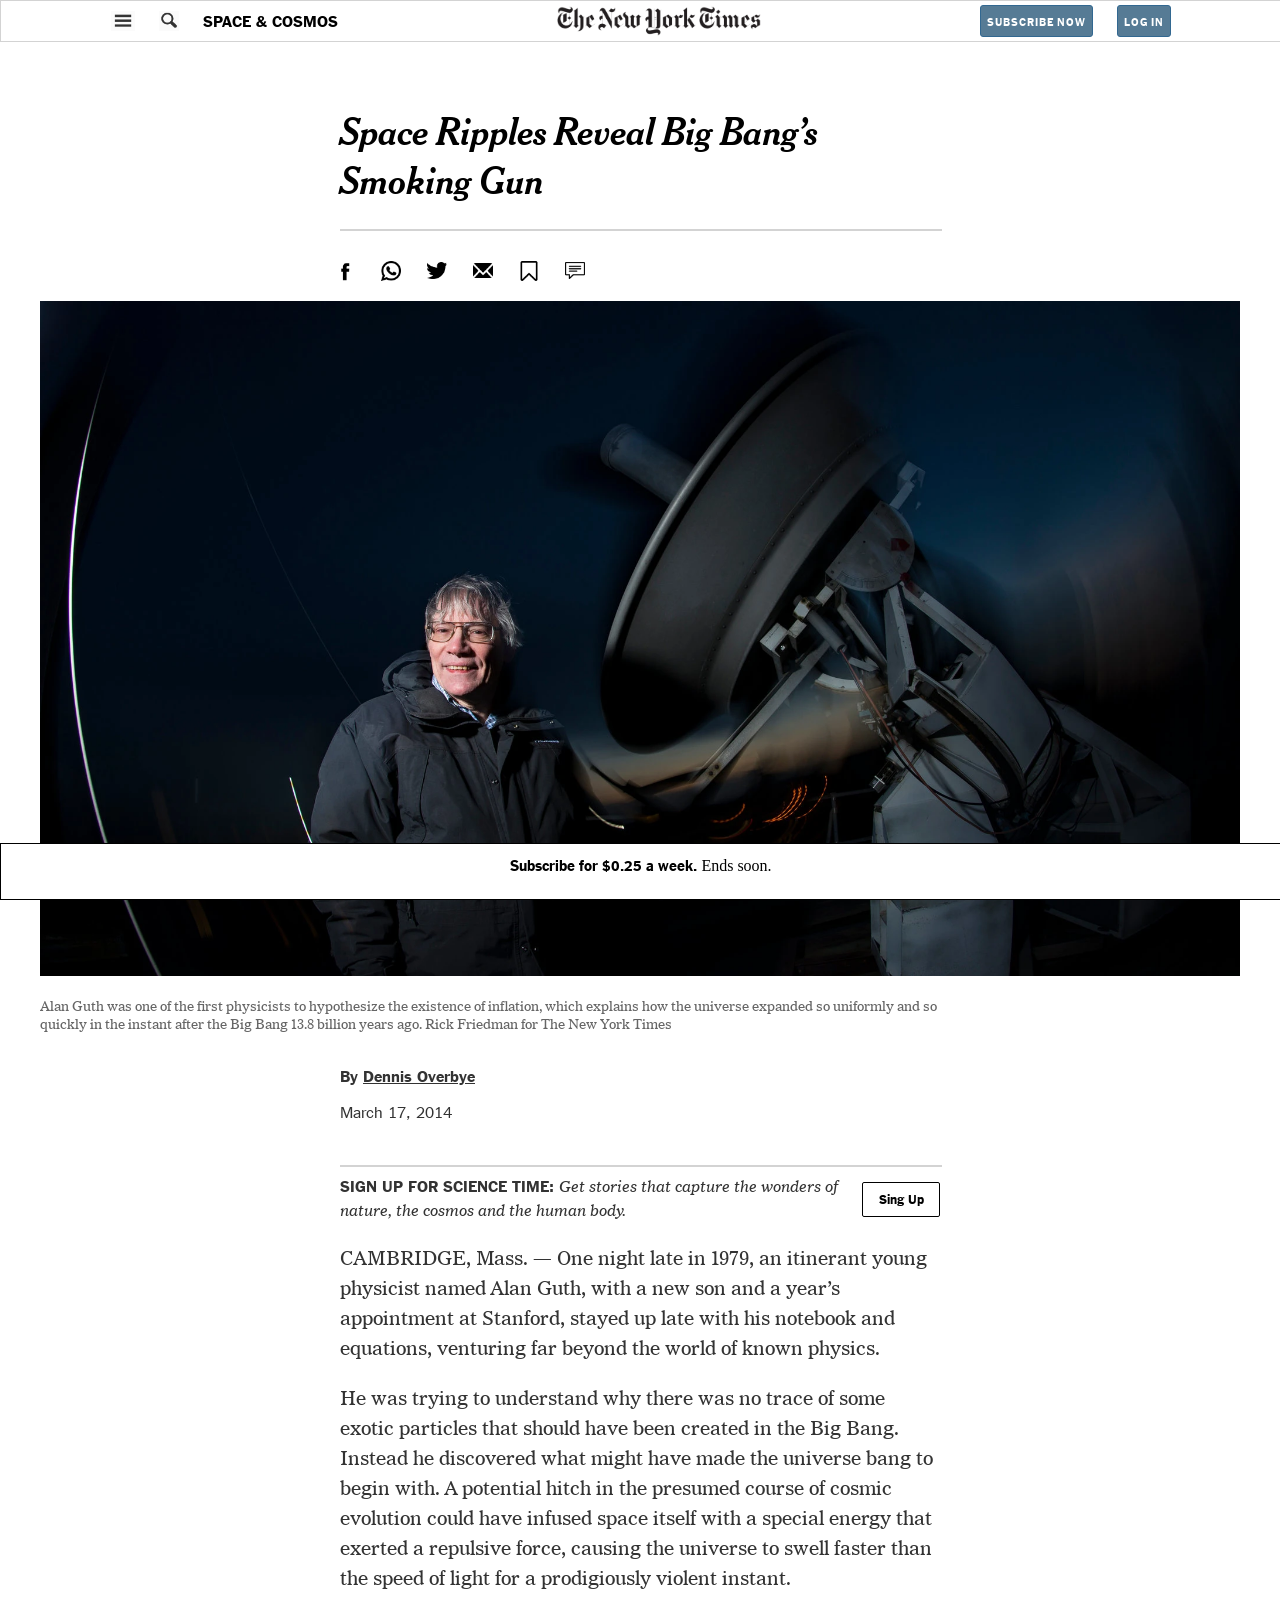
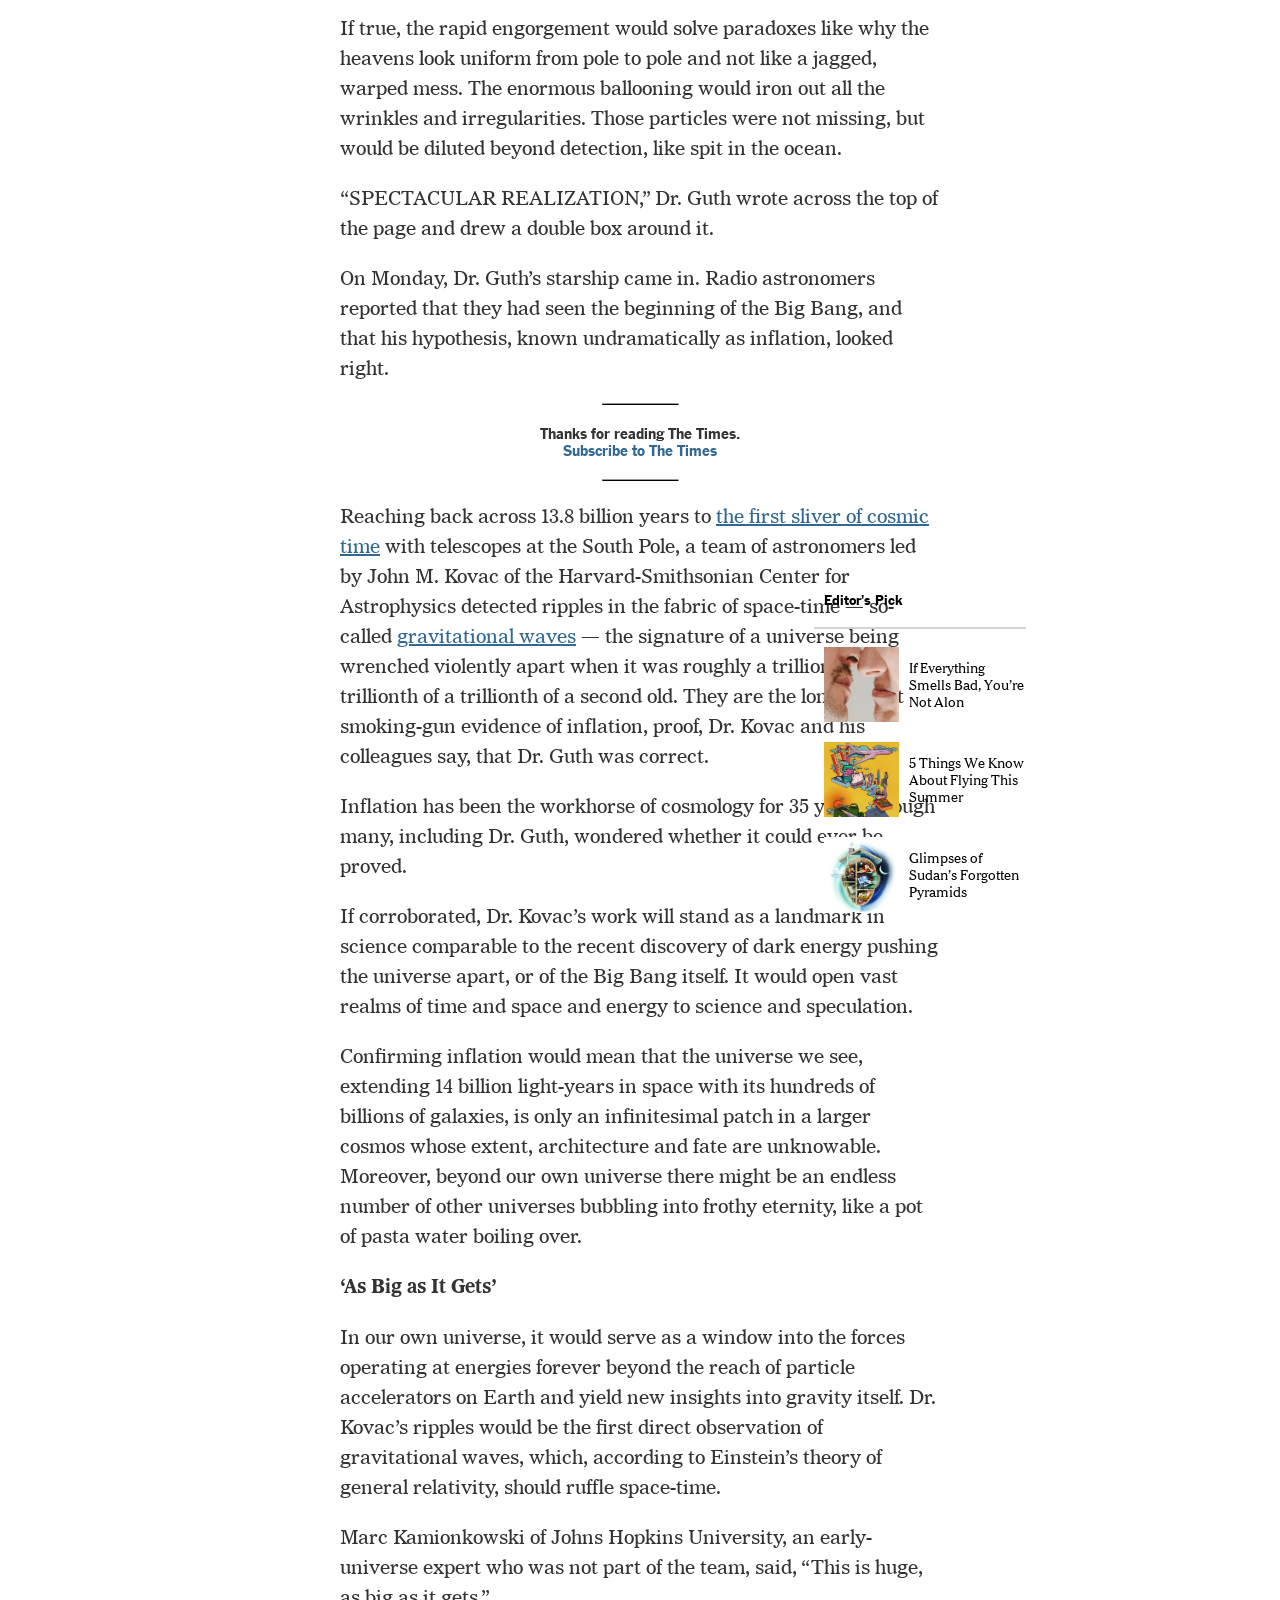
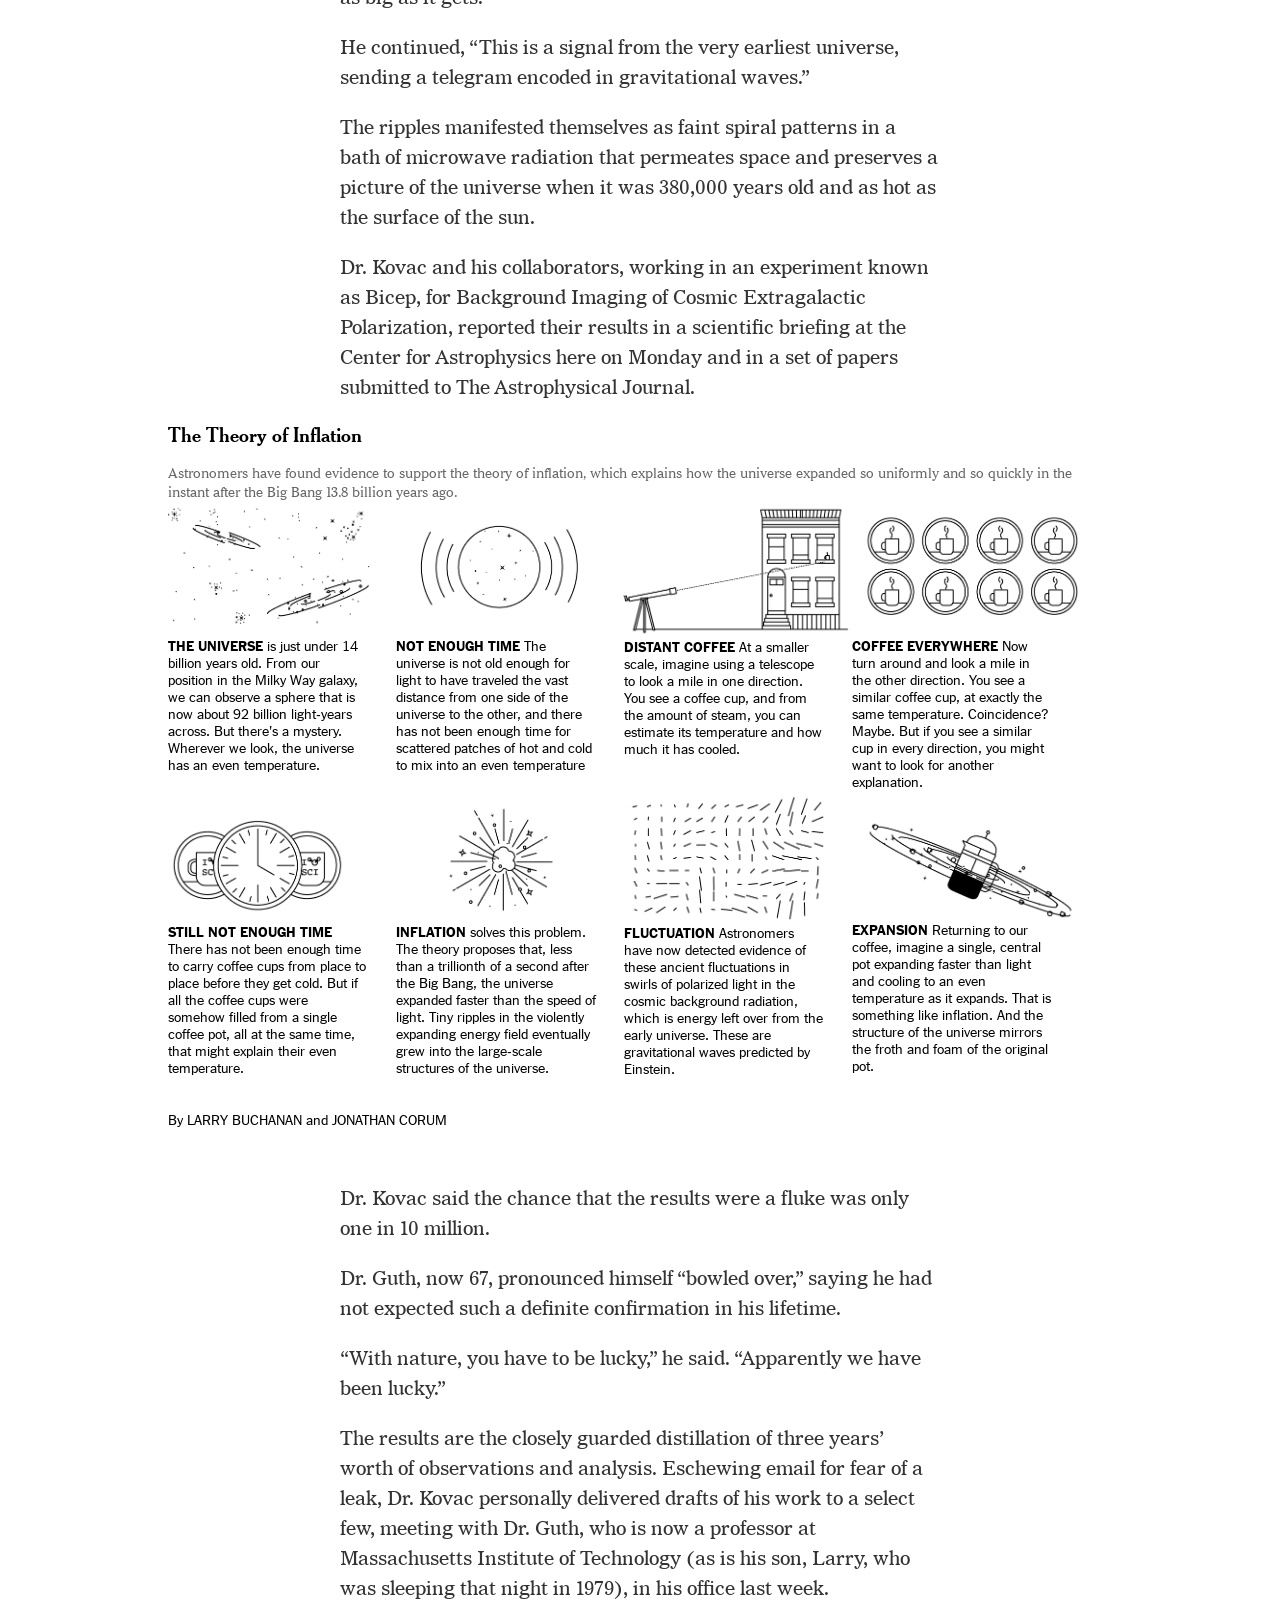
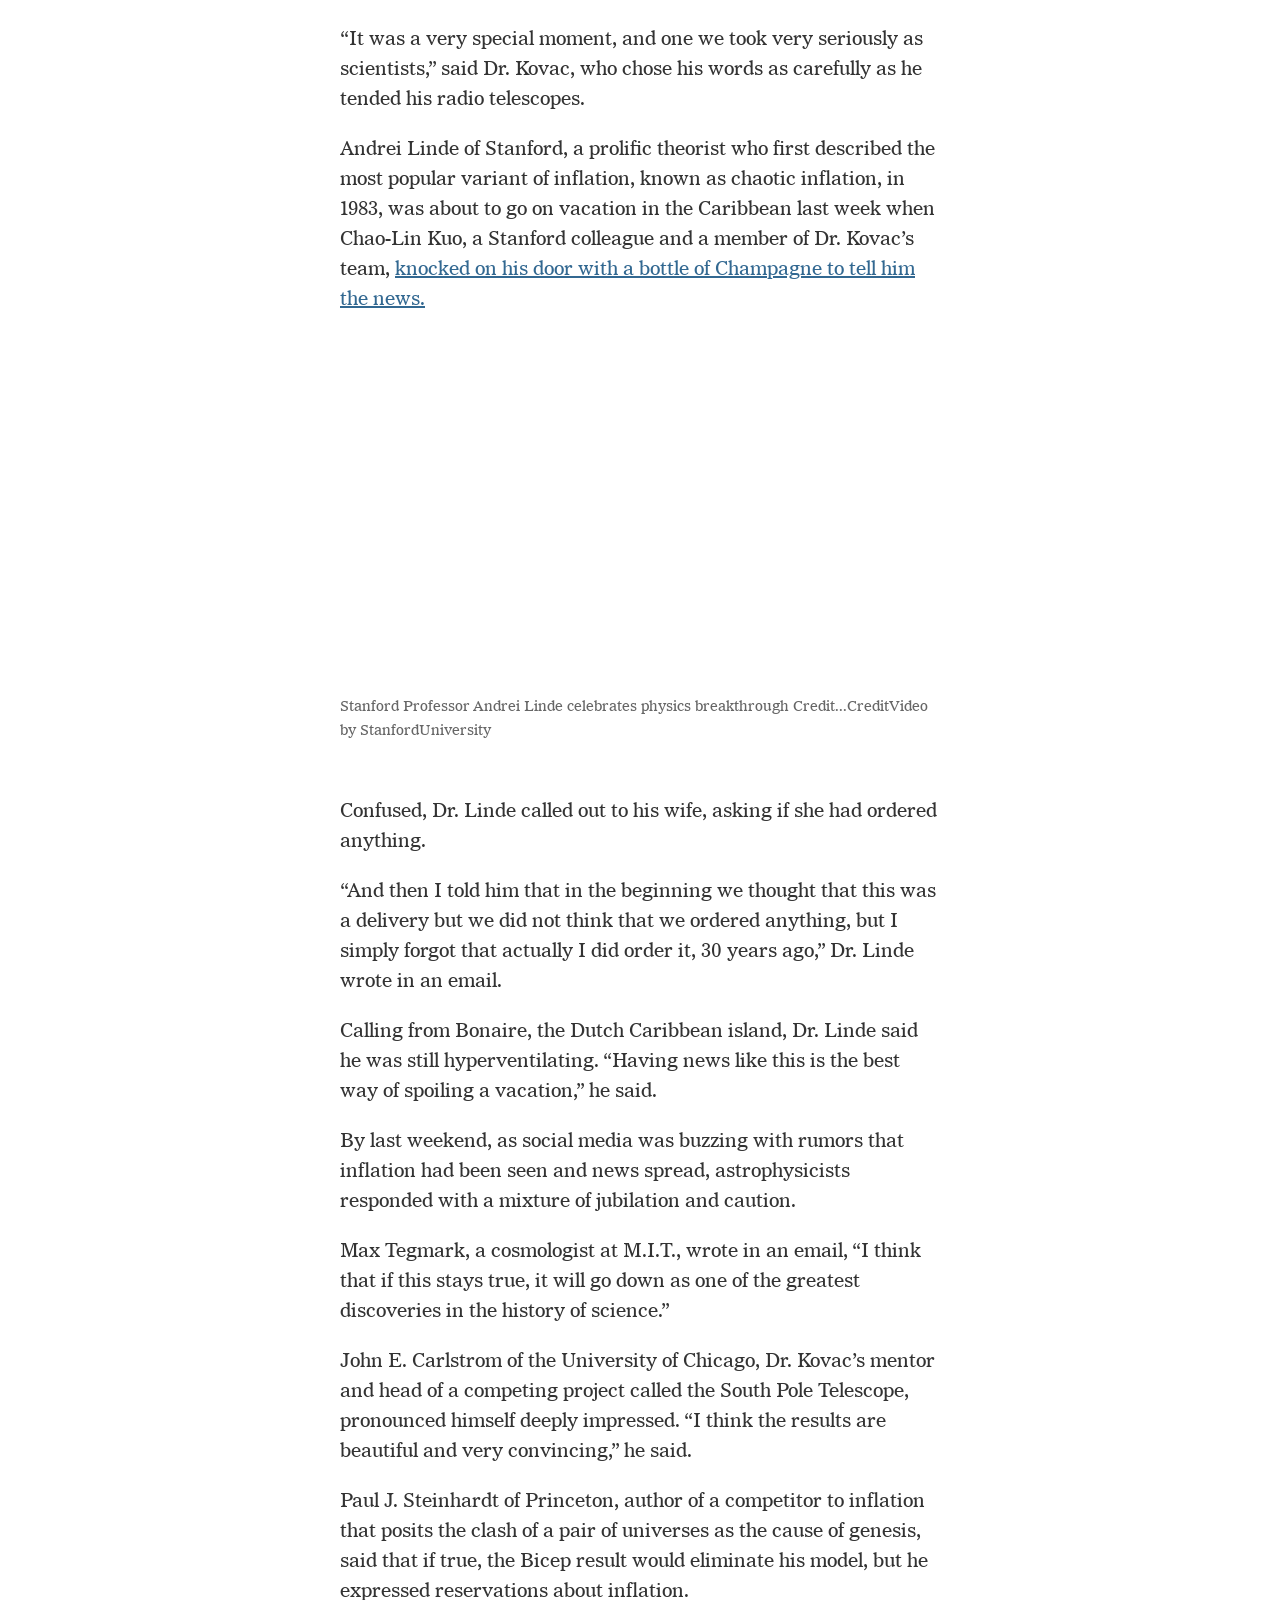
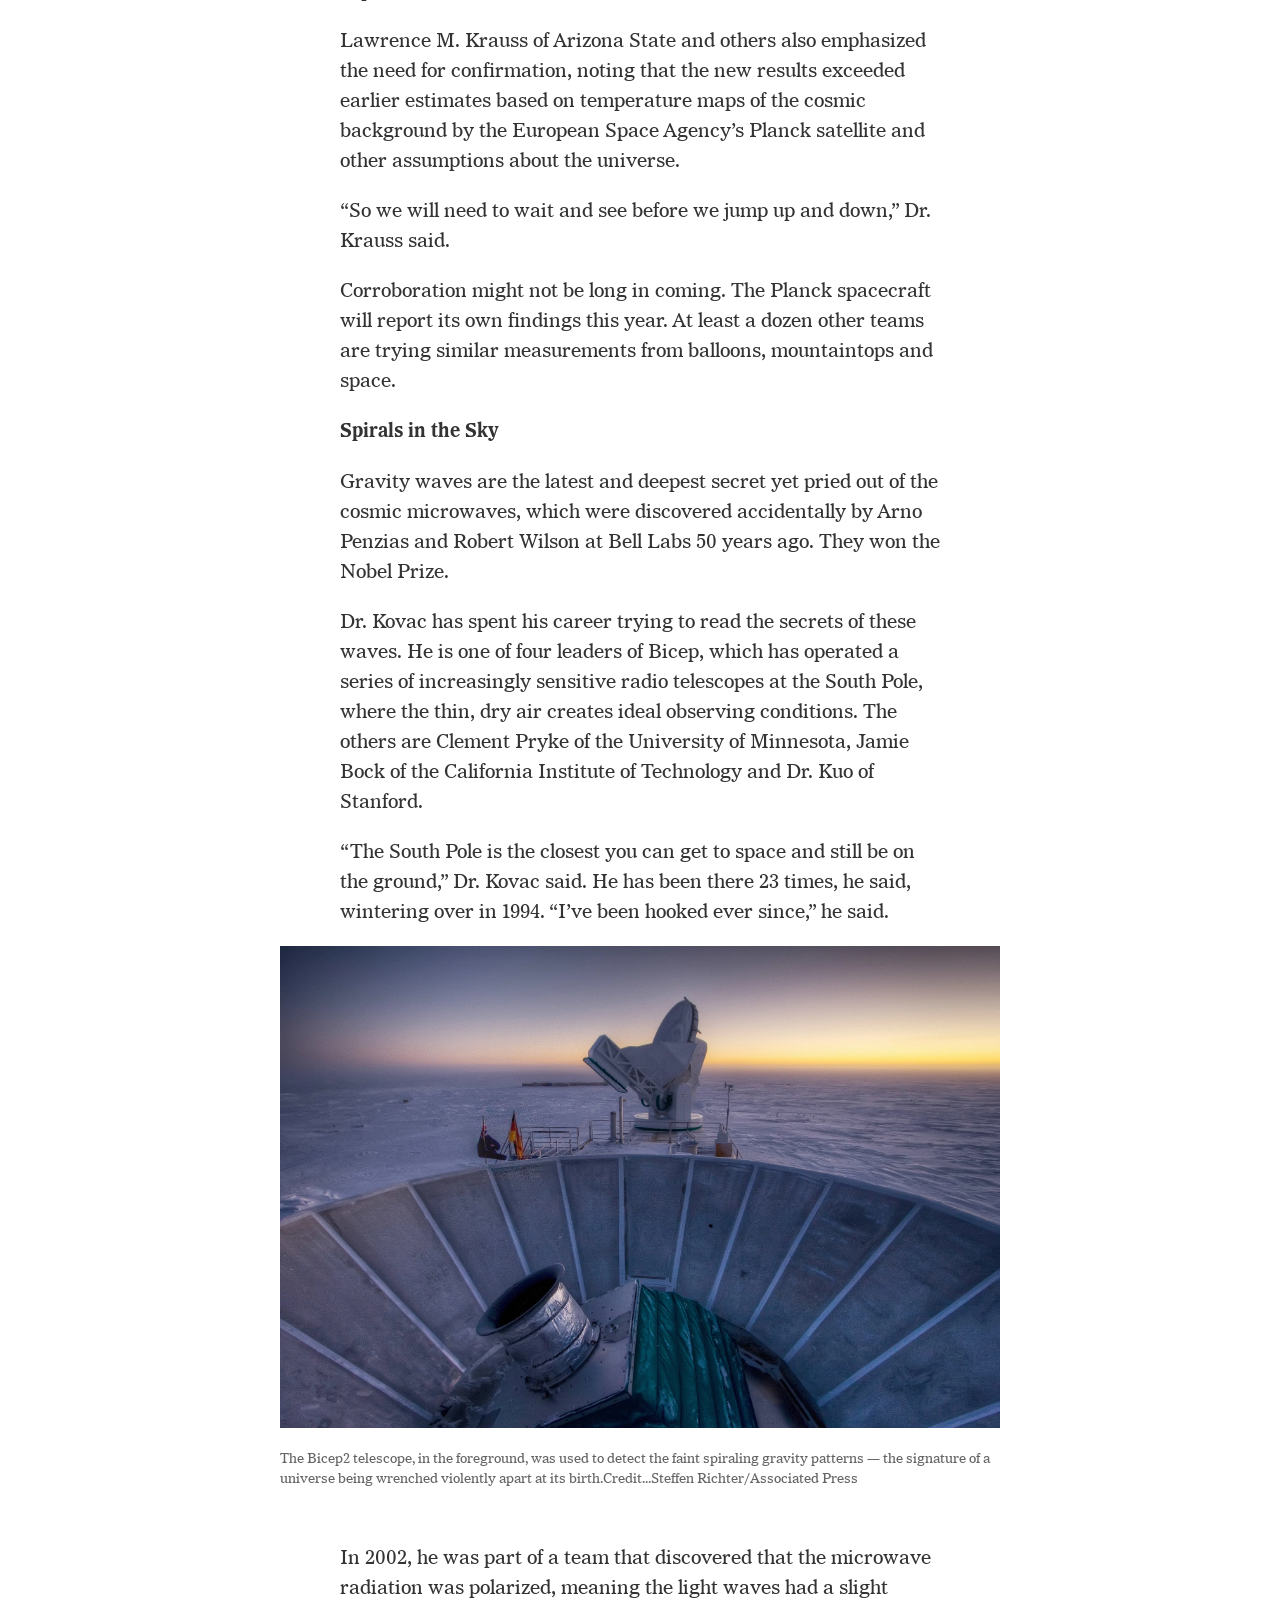
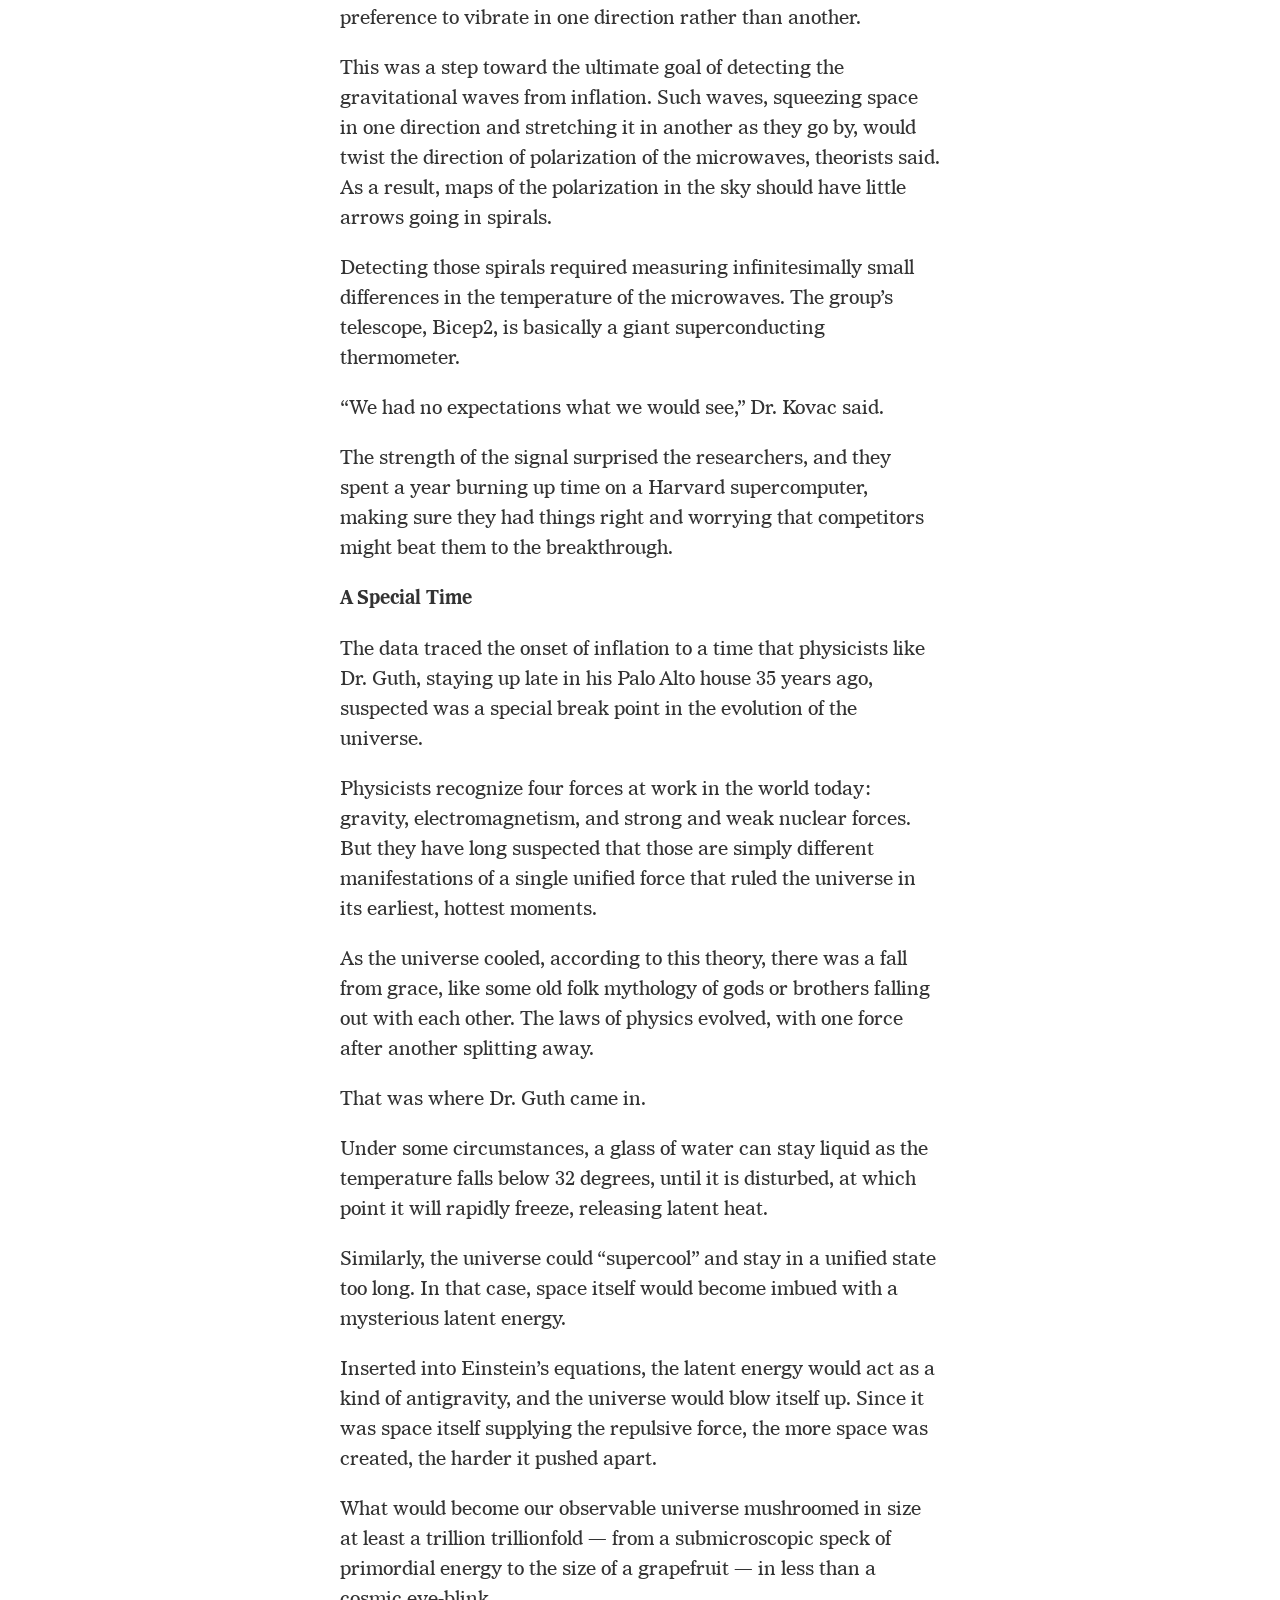
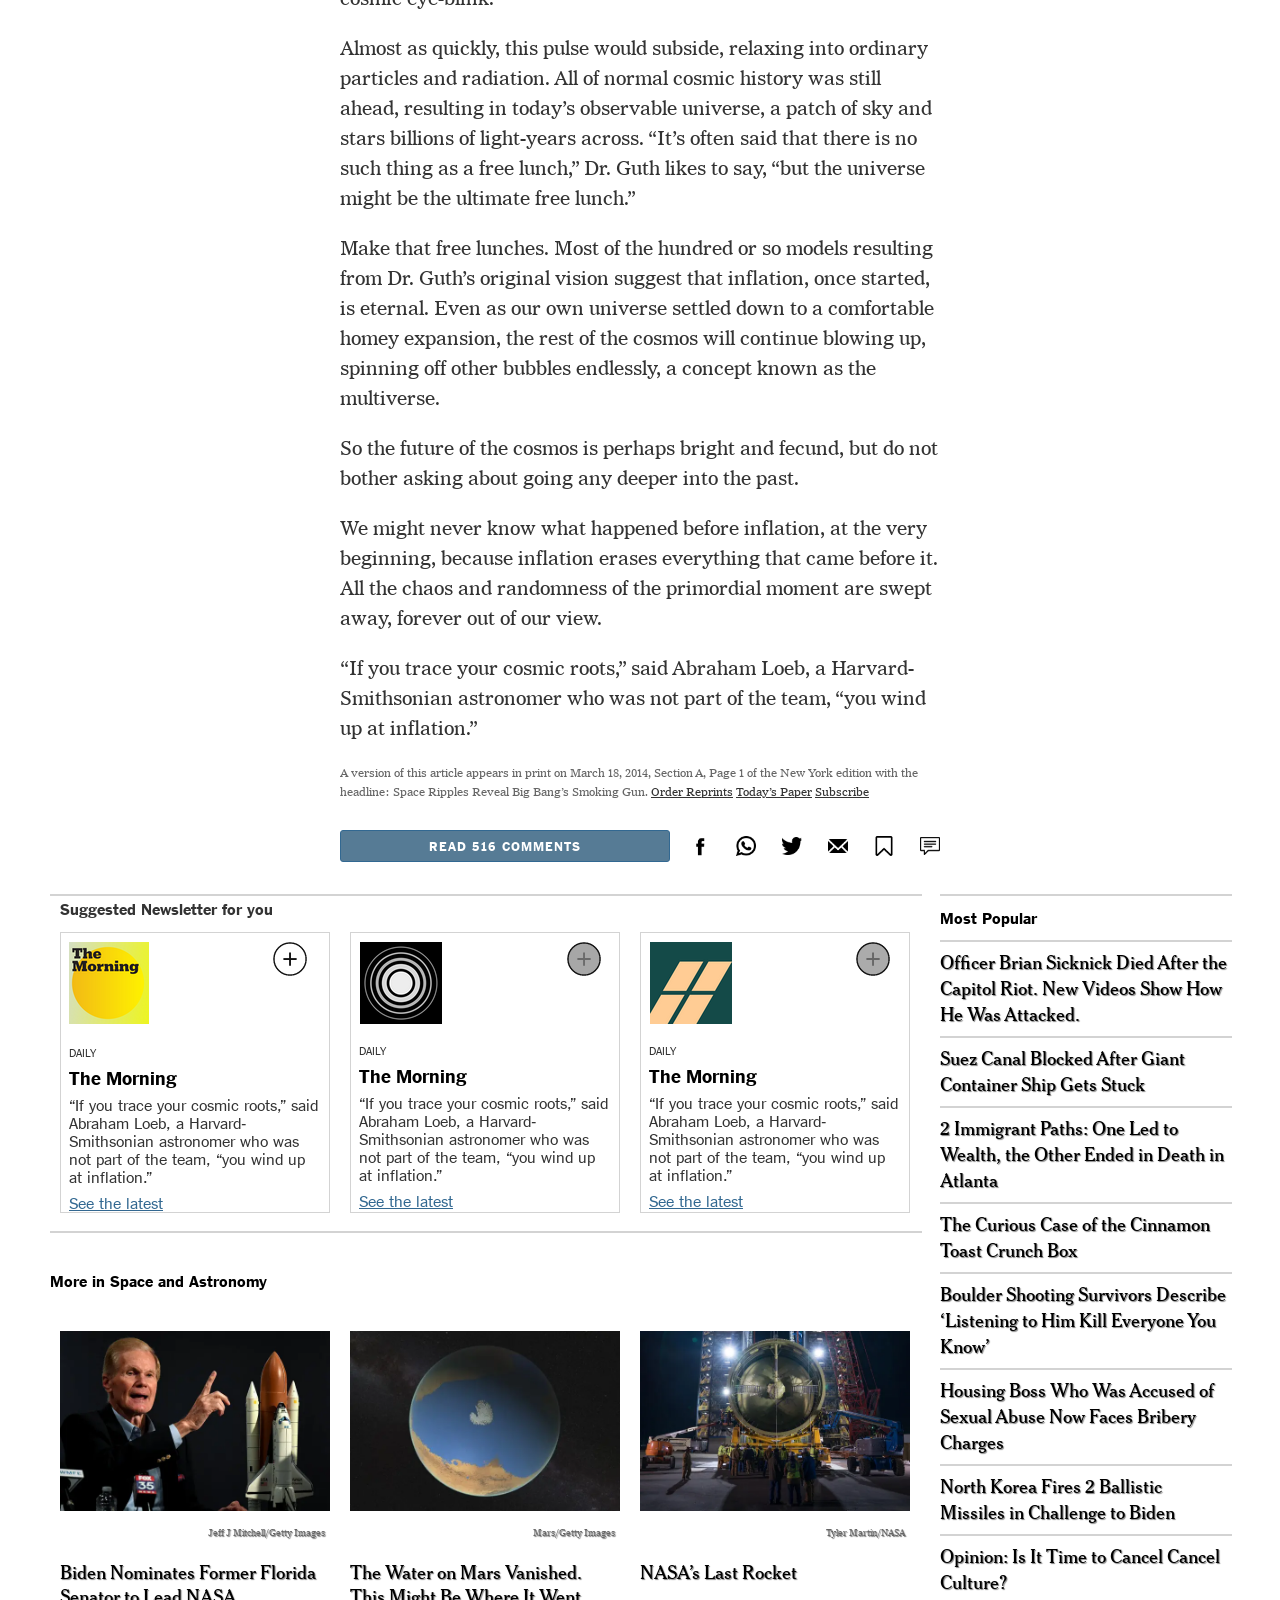
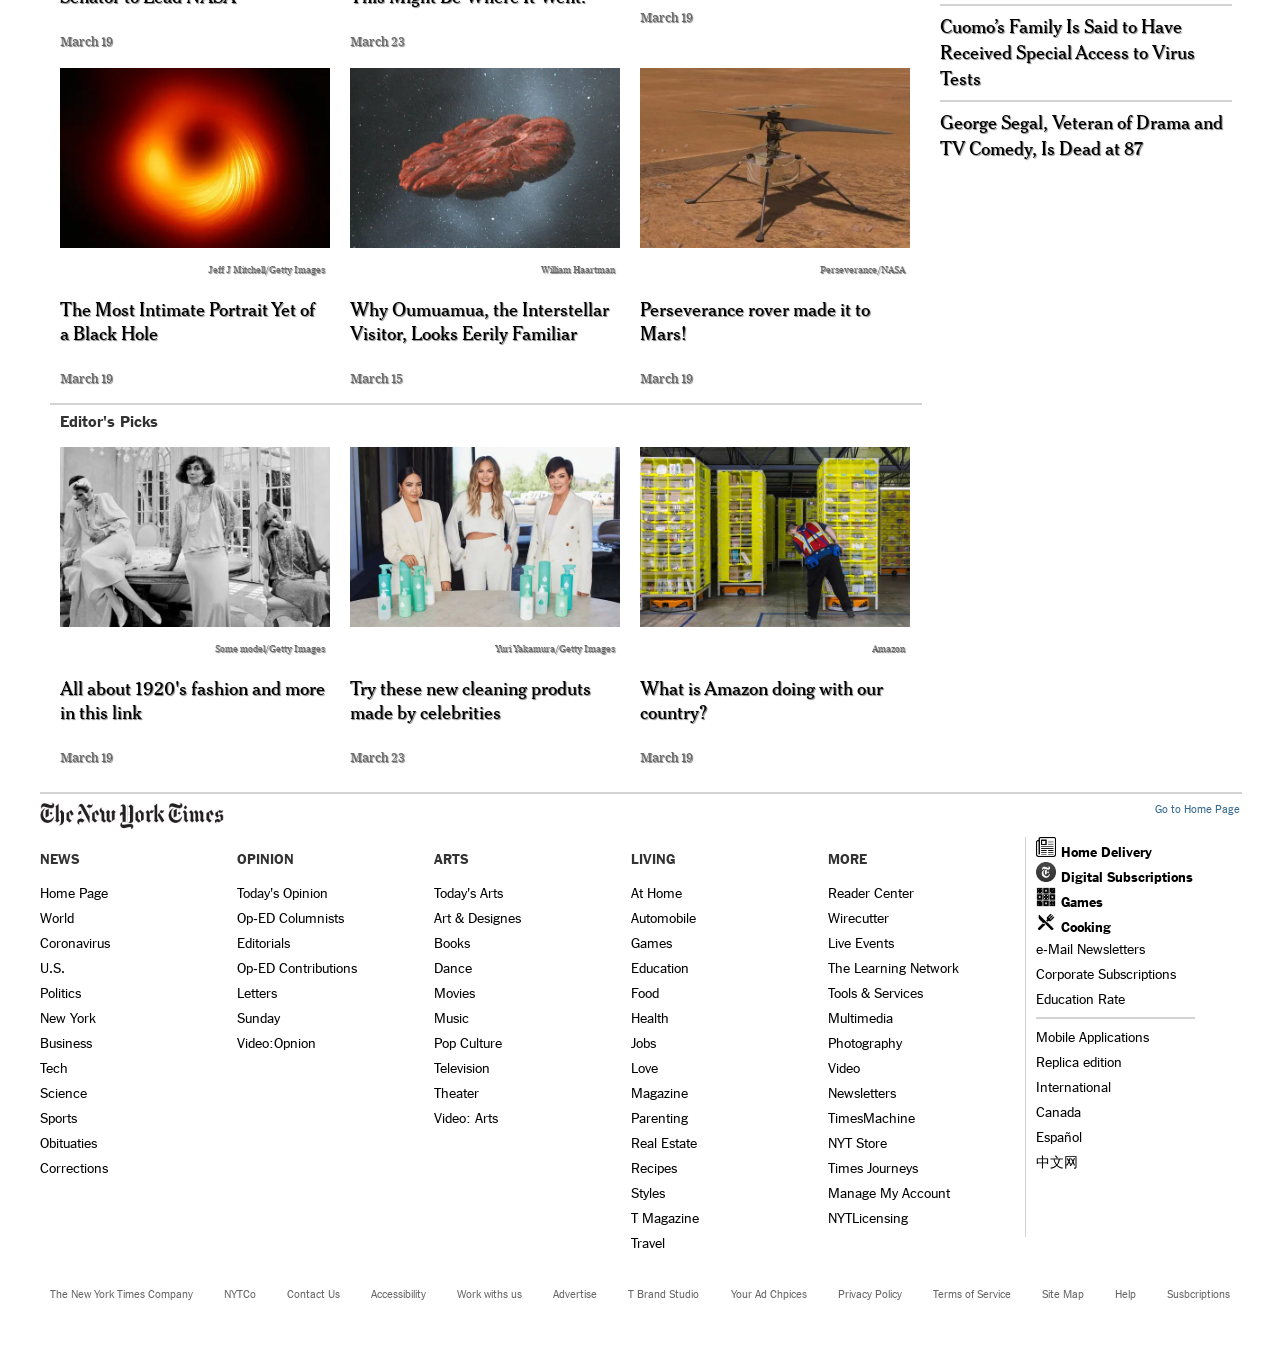
<file: nyt/index.html>
<!DOCTYPE html>
<html lang="en" dir="ltr">
  <head>
    <meta charset="utf-8">
    <meta name="viewport" content="width=device-width, initial-scale=1.0" />
    <title>Space Ripples Reveal Big Bang’s Smoking Gun - The New York Times</title>
    <link rel="stylesheet" href="css/master.css">
  </head>
  <body>
    <div>
      <nav id="banner">
        <div class="links">
          <input class="links-icons" type="image" alt="menu" src="img/menu.png"/>
          <input class="links-icons" type="image" alt="search" src="img/search.png"/>
          <a class="category" href="#">SPACE & COSMOS</a>
        </div>
        <div class="title">
          <input class="nyt-logo" type="image" alt="nyt-log" src="img/nyt-logo.png"/>
        </div>
        <div class="membership">
          <button class="membership-icons" type="button">SUBSCRIBE NOW</button>
          <button class="membership-icons" type="button">LOG IN</button>
        </div>
      </nav>
    </div>
    <div>
      <nav class="fixed-footer">
        <div class="ft-inner">
          <a class="no-underline ft-text" href="#"><span><strong>Subscribe for $0.25 a week.</strong></span></a>
          <span> Ends soon.</span>
        </div>
      </nav>
    </div>
    <main id="content">
      <header class="headline">
        <div class="headline-text">
          <h1>Space Ripples Reveal Big Bang’s Smoking Gun</h1>
          <hr class="separator">
        </div>
        <div class="share">
          <input class="share-img" type="image" alt="facebook" src="img/facebook.png"/>
          <input class="share-img" type="image" alt="whatsapp" src="img/whatsapp.png"/>
          <input class="share-img" type="image" alt="twitter" src="img/twitter.png"/>
          <input class="share-img" type="image" alt="email" src="img/email.png"/>
          <input class="share-img" type="image" alt="bookmark" src="img/bookmark.png"/>
          <input class="share-img" type="image" alt="comments" src="img/comments.png"/>
        </div>
        <div class="image-header">
          <img alt="img" src="img/18cosmos-superJumbo.webp">
          <p class="foot-note">Alan Guth was one of the first physicists to hypothesize
            the existence of inflation, which explains how the universe
            expanded so uniformly and so quickly in the instant after
            the Big Bang 13.8 billion years ago.  Rick Friedman
            for The New York Times</p>
        </div>
      </header>
      <div class="article">
        <div class="article-content">
          <div class="author-time">
            <span><strong>By</strong></span>
            <span><strong><a class="link-reverse link-dark" href="#">Dennis Overbye</a></strong></span><br><br>
            <time datetime="2014-03-17T10:46:03-04:00">March 17, 2014</time><br><br><br>
          </div>
          <hr class="separator">
          <div class="singup">
            <span><strong>Sign up for Science Time: </strong><span class="italic">Get stories that capture the wonders of nature, the cosmos and the human body.</span></span>
            <button class="singup-btn" type="button">Sing Up</button>
          </div>
          <div>
            <div class="article-part">
              <p>CAMBRIDGE, Mass. — One night late in 1979, an itinerant young physicist named Alan Guth, with a new son and a year’s appointment at Stanford, stayed up late with his notebook and equations, venturing far beyond the world of known physics.</p>
              <p>He was trying to understand why there was no trace of some exotic particles that should have been created in the Big Bang. Instead he discovered what might have made the universe bang to begin with. A potential hitch in the presumed course of cosmic evolution could have infused space itself with a special energy that exerted a repulsive force, causing the universe to swell faster than the speed of light for a prodigiously violent instant.</p>
              <p>If true, the rapid engorgement would solve paradoxes like why the heavens look uniform from pole to pole and not like a jagged, warped mess. The enormous ballooning would iron out all the wrinkles and irregularities. Those particles were not missing, but would be diluted beyond detection, like spit in the ocean.</p>
              <p>“SPECTACULAR REALIZATION,” Dr. Guth wrote across the top of the page and drew a double box around it.</p>
              <p>On Monday, Dr. Guth’s starship came in. Radio astronomers reported that they had seen the beginning of the Big Bang, and that his hypothesis, known undramatically as inflation, looked right.</p>
            </div>
            <div class="ad-subscribe">
              <hr class="separator-small">
              <span>Thanks for reading The Times.</span>
              <br>
              <div class="link-subscribe">
                <a class="no-underline link-color-teal" href="#">Subscribe to The Times</a>
              </div>
              <hr class="separator-small">
            </div>
            <div class="article-part">
              <p>Reaching back across 13.8 billion years to <a class="link-reverse link-color-teal" href="#">the first sliver of cosmic time</a> with telescopes at the South Pole, a team of astronomers led by John M. Kovac of the Harvard-Smithsonian Center for Astrophysics detected ripples in the fabric of space-time — so-called <a class="link-reverse link-color-teal" href="#">gravitational waves</a> — the signature of a universe being wrenched violently apart when it was roughly a trillionth of a trillionth of a trillionth of a second old. They are the long-sought smoking-gun evidence of inflation, proof, Dr. Kovac and his colleagues say, that Dr. Guth was correct.</p>
              <p>Inflation has been the workhorse of cosmology for 35 years, though many, including Dr. Guth, wondered whether it could ever be proved.</p>
            </div>
            <div class="suggestions">
              <aside class="editors-pick">
                <h2 class="suggestions-text">Editor's Pick</h2>
                <hr class="separator">
                <div>
                  <div class="article1">
                    <img alt="img" src="img/adpic1.webp"><a class="link-underline" href="#">If Everything Smells Bad, You’re Not Alon</a>
                  </div>
                  <div class="article2">
                    <img alt="img" src="img/adpic2.webp"> <a class="link-underline" href="#">5 Things We Know About Flying This Summer</a>
                  </div>
                  <div class="article3">
                    <img alt="img" src="img/adpic3.webp"> <a class="link-underline" href="#">Glimpses of Sudan’s Forgotten Pyramids</a>
                  </div>
                </div>
              </aside>
            </div>
            <div class="article-part">
            <p>If corroborated, Dr. Kovac’s work will stand as a landmark in science comparable to the recent discovery of dark energy pushing the universe apart, or of the Big Bang itself. It would open vast realms of time and space and energy to science and speculation.</p>
            <p>Confirming inflation would mean that the universe we see, extending 14 billion light-years in space with its hundreds of billions of galaxies, is only an infinitesimal patch in a larger cosmos whose extent, architecture and fate are unknowable. Moreover, beyond our own universe there might be an endless number of other universes bubbling into frothy eternity, like a pot of pasta water boiling over.</p>
            <p><strong>‘As Big as It Gets’</strong></p>
            <p>In our own universe, it would serve as a window into the forces operating at energies forever beyond the reach of particle accelerators on Earth and yield new insights into gravity itself. Dr. Kovac’s ripples would be the first direct observation of gravitational waves, which, according to Einstein’s theory of general relativity, should ruffle space-time.</p>
            <p>Marc Kamionkowski of Johns Hopkins University, an early-universe expert who was not part of the team, said, “This is huge, as big as it gets.”</p>
            <p>He continued, “This is a signal from the very earliest universe, sending a telegram encoded in gravitational waves.”</p>
            <p>The ripples manifested themselves as faint spiral patterns in a bath of microwave radiation that permeates space and preserves a picture of the universe when it was 380,000 years old and as hot as the surface of the sun.</p>
            <p>Dr. Kovac and his collaborators, working in an experiment known as Bicep, for Background Imaging of Cosmic Extragalactic Polarization, reported their results in a scientific briefing at the Center for Astrophysics here on Monday and in a set of papers submitted to The Astrophysical Journal.</p>
            </div>
          </div>
        </div>
        <div class="theory">
          <header>
            <h2 class="theory-title">The Theory of Inflation</h2>
            <span class="theory-summarized">Astronomers have found evidence to support the theory of inflation, which explains how the universe expanded so uniformly and so quickly in the instant after the Big Bang 13.8 billion years ago.</span>
          </header>
          <div class="theory-exp">
            <div class="theory-img">
              <img alt="img" src="img/inflation1.png">
              <span class="theory-description"><strong>THE UNIVERSE</strong> is just under 14 billion years old. From our position in the Milky Way galaxy, we can observe a sphere that is now about 92 billion light-years across. But there's a mystery. Wherever we look, the universe has an even temperature.</span>
            </div>
            <div class="theory-img">
              <img alt="img" src="img/inflation2.png">
              <span class="theory-description"><strong>NOT ENOUGH TIME</strong> The universe is not old enough for light to have traveled the vast distance from one side of the universe to the other, and there has not been enough time for scattered patches of hot and cold to mix into an even temperature</span>
            </div>
            <div class="theory-img">
              <img alt="img" src="img/inflation3.png">
              <span class="theory-description"><strong>DISTANT COFFEE</strong> At a smaller scale, imagine using a telescope to look a mile in one direction. You see a coffee cup, and from the amount of steam, you can estimate its temperature and how much it has cooled.</span>
            </div>
            <div class="theory-img">
              <img alt="img" src="img/inflation4.png">
              <span class="theory-description"><strong>COFFEE EVERYWHERE</strong> Now turn around and look a mile in the other direction. You see a similar coffee cup, at exactly the same temperature. Coincidence? Maybe. But if you see a similar cup in every direction, you might want to look for another explanation.</span>
            </div>
            <div class="theory-img">
              <img alt="img" src="img/inflation5.png">
              <span class="theory-description"><strong>STILL NOT ENOUGH TIME</strong> There has not been enough time to carry coffee cups from place to place before they get cold. But if all the coffee cups were somehow filled from a single coffee pot, all at the same time, that might explain their even temperature.</span>
            </div>
            <div class="theory-img">
              <img alt="img" src="img/inflation6.png">
              <span class="theory-description"><strong>INFLATION</strong> solves this problem. The theory proposes that, less than a trillionth of a second after the Big Bang, the universe expanded faster than the speed of light. Tiny ripples in the violently expanding energy field eventually grew into the large-scale structures of the universe.</span>
            </div>
            <div class="theory-img">
              <img alt="img" src="img/inflation7.png">
              <span class="theory-description"><strong>FLUCTUATION</strong> Astronomers have now detected evidence of these ancient fluctuations in swirls of polarized light in the cosmic background radiation, which is energy left over from the early universe. These are gravitational waves predicted by Einstein.</span>
            </div>
            <div class="theory-img">
              <img alt="img" src="img/inflation8.png">
              <span class="theory-description"><strong>EXPANSION</strong> Returning to our coffee, imagine a single, central pot expanding faster than light and cooling to an even temperature as it expands. That is something like inflation. And the structure of the universe mirrors the froth and foam of the original pot.</span>
            </div>
          </div>
          <div>
          </div>
          <div class="article-credit">
            <p>By LARRY BUCHANAN and JONATHAN CORUM</p>
          </div>
        </div>
        <div class="article-content">
          <div class="article-part">
            <p>Dr. Kovac said the chance that the results were a fluke was only one in 10 million.</p>
            <p>Dr. Guth, now 67, pronounced himself “bowled over,” saying he had not expected such a definite confirmation in his lifetime.</p>
            <p>“With nature, you have to be lucky,” he said. “Apparently we have been lucky.”</p>
            <p>The results are the closely guarded distillation of three years’ worth of observations and analysis. Eschewing email for fear of a leak, Dr. Kovac personally delivered drafts of his work to a select few, meeting with Dr. Guth, who is now a professor at Massachusetts Institute of Technology (as is his son, Larry, who was sleeping that night in 1979), in his office last week.</p>
            <p>“It was a very special moment, and one we took very seriously as scientists,” said Dr. Kovac, who chose his words as carefully as he tended his radio telescopes.</p>
            <p>Andrei Linde of Stanford, a prolific theorist who first described the most popular variant of inflation, known as chaotic inflation, in 1983, was about to go on vacation in the Caribbean last week when Chao-Lin Kuo, a Stanford colleague and a member of Dr. Kovac’s team, <a class="link-reverse link-color-teal" href="#">knocked on his door with a bottle of Champagne to tell him the news.</a></p>
          </div>
        </div>
        <div class="article-video">
          <iframe class="article-video" width="600" height="315" src="https://www.youtube.com/embed/ZlfIVEy_YOA" title="YouTube video player" allow="accelerometer; autoplay; clipboard-write; encrypted-media; gyroscope; picture-in-picture" allowfullscreen></iframe>
          <div class="article-video-text">
            <span>Stanford Professor Andrei Linde celebrates physics breakthrough Credit...CreditVideo by StanfordUniversity</span>
          </div>
        </div>
        <div class="article-content">
          <div class="article-part">
            <p>Confused, Dr. Linde called out to his wife, asking if she had ordered anything.</p>
            <p>“And then I told him that in the beginning we thought that this was a delivery but we did not think that we ordered anything, but I simply forgot that actually I did order it, 30 years ago,” Dr. Linde wrote in an email.</p>
            <p>Calling from Bonaire, the Dutch Caribbean island, Dr. Linde said he was still hyperventilating. “Having news like this is the best way of spoiling a vacation,” he said.</p>
            <p>By last weekend, as social media was buzzing with rumors that inflation had been seen and news spread, astrophysicists responded with a mixture of jubilation and caution.</p>
            <p>Max Tegmark, a cosmologist at M.I.T., wrote in an email, “I think that if this stays true, it will go down as one of the greatest discoveries in the history of science.”</p>
            <p>John E. Carlstrom of the University of Chicago, Dr. Kovac’s mentor and head of a competing project called the South Pole Telescope, pronounced himself deeply impressed. “I think the results are beautiful and very convincing,” he said.</p>
            <p>Paul J. Steinhardt of Princeton, author of a competitor to inflation that posits the clash of a pair of universes as the cause of genesis, said that if true, the Bicep result would eliminate his model, but he expressed reservations about inflation.</p>
            <p>Lawrence M. Krauss of Arizona State and others also emphasized the need for confirmation, noting that the new results exceeded earlier estimates based on temperature maps of the cosmic background by the European Space Agency’s Planck satellite and other assumptions about the universe.</p>
            <p>“So we will need to wait and see before we jump up and down,” Dr. Krauss said.</p>
            <p>Corroboration might not be long in coming. The Planck spacecraft will report its own findings this year. At least a dozen other teams are trying similar measurements from balloons, mountaintops and space.</p>
            <p><strong>Spirals in the Sky</strong></p>
            <p>Gravity waves are the latest and deepest secret yet pried out of the cosmic microwaves, which were discovered accidentally by Arno Penzias and Robert Wilson at Bell Labs 50 years ago. They won the Nobel Prize.</p>
            <p>Dr. Kovac has spent his career trying to read the secrets of these waves. He is one of four leaders of Bicep, which has operated a series of increasingly sensitive radio telescopes at the South Pole, where the thin, dry air creates ideal observing conditions. The others are Clement Pryke of the University of Minnesota, Jamie Bock of the California Institute of Technology and Dr. Kuo of Stanford.</p>
            <p>“The South Pole is the closest you can get to space and still be on the ground,” Dr. Kovac said. He has been there 23 times, he said, wintering over in 1994. “I’ve been hooked ever since,” he said.</p>
          </div>
        </div>
        <div class="article-img-container">
          <figure class="article-img-container">
            <div class="article-img">
              <img alt="img" src="img/18cosmos-2-superJumbo.webp">
            </div>
            <div class="article-img-text">
              <p>The Bicep2 telescope, in the foreground, was used to detect the faint spiraling gravity patterns — the signature of a universe being wrenched violently apart at its birth.Credit...Steffen Richter/Associated Press</p>
            </div>
          </figure>
        </div>
        <div class="article-content">
          <div class="article-part">
            <p>In 2002, he was part of a team that discovered that the microwave radiation was polarized, meaning the light waves had a slight preference to vibrate in one direction rather than another.</p>
            <p>This was a step toward the ultimate goal of detecting the gravitational waves from inflation. Such waves, squeezing space in one direction and stretching it in another as they go by, would twist the direction of polarization of the microwaves, theorists said. As a result, maps of the polarization in the sky should have little arrows going in spirals.</p>
            <p>Detecting those spirals required measuring infinitesimally small differences in the temperature of the microwaves. The group’s telescope, Bicep2, is basically a giant superconducting thermometer.</p>
            <p>“We had no expectations what we would see,” Dr. Kovac said.</p>
            <p>The strength of the signal surprised the researchers, and they spent a year burning up time on a Harvard supercomputer, making sure they had things right and worrying that competitors might beat them to the breakthrough.</p>
            <p><strong>A Special Time</strong></p>
            <p>The data traced the onset of inflation to a time that physicists like Dr. Guth, staying up late in his Palo Alto house 35 years ago, suspected was a special break point in the evolution of the universe.</p>
            <p>Physicists recognize four forces at work in the world today: gravity, electromagnetism, and strong and weak nuclear forces. But they have long suspected that those are simply different manifestations of a single unified force that ruled the universe in its earliest, hottest moments.</p>
            <p>As the universe cooled, according to this theory, there was a fall from grace, like some old folk mythology of gods or brothers falling out with each other. The laws of physics evolved, with one force after another splitting away.</p>
            <p>That was where Dr. Guth came in.</p>
            <p>Under some circumstances, a glass of water can stay liquid as the temperature falls below 32 degrees, until it is disturbed, at which point it will rapidly freeze, releasing latent heat.</p>
            <p>Similarly, the universe could “supercool” and stay in a unified state too long. In that case, space itself would become imbued with a mysterious latent energy.</p>
            <p>Inserted into Einstein’s equations, the latent energy would act as a kind of antigravity, and the universe would blow itself up. Since it was space itself supplying the repulsive force, the more space was created, the harder it pushed apart.</p>
            <p>What would become our observable universe mushroomed in size at least a trillion trillionfold — from a submicroscopic speck of primordial energy to the size of a grapefruit — in less than a cosmic eye-blink.</p>
            <p>Almost as quickly, this pulse would subside, relaxing into ordinary particles and radiation. All of normal cosmic history was still ahead, resulting in today’s observable universe, a patch of sky and stars billions of light-years across. “It’s often said that there is no such thing as a free lunch,” Dr. Guth likes to say, “but the universe might be the ultimate free lunch.”</p>
            <p>Make that free lunches. Most of the hundred or so models resulting from Dr. Guth’s original vision suggest that inflation, once started, is eternal. Even as our own universe settled down to a comfortable homey expansion, the rest of the cosmos will continue blowing up, spinning off other bubbles endlessly, a concept known as the multiverse.</p>
            <p>So the future of the cosmos is perhaps bright and fecund, but do not bother asking about going any deeper into the past.</p>
            <p>We might never know what happened before inflation, at the very beginning, because inflation erases everything that came before it. All the chaos and randomness of the primordial moment are swept away, forever out of our view.</p>
            <p>“If you trace your cosmic roots,” said Abraham Loeb, a Harvard-Smithsonian astronomer who was not part of the team, “you wind up at inflation.”</p>
          </div>
        </div>
        <div class="article-bottom">
          <div class="verison">
            <span>A version of this article appears in print on March 18, 2014, Section A, Page 1 of the New York edition with the headline: Space Ripples Reveal Big Bang’s Smoking Gun. </span>
            <a class="link-reverse link-dark" href="#">Order Reprints</a>
            <a class="link-reverse link-dark" href="#">Today’s Paper</a>
            <a class="link-reverse link-dark" href="#">Subscribe</a>
          </div>
          <div class="comments-share">
            <div class="comments-button">
              <button class="membership-icons" type="button">READ 516 COMMENTS</button>
            </div>
            <div class="share share-bottom">
              <input class="share-img " type="image" alt="facebook" src="img/facebook.png"/>
              <input class="share-img" type="image" alt="whatsapp" src="img/whatsapp.png"/>
              <input class="share-img" type="image" alt="twitter" src="img/twitter.png"/>
              <input class="share-img" type="image" alt="email" src="img/email.png"/>
              <input class="share-img" type="image" alt="bookmark" src="img/bookmark.png"/>
              <input class="share-img" type="image" alt="comments" src="img/comments.png"/>
            </div>
          </div>
        </div>
      </div>
      <div class="bottom-content">
        <div class="left-section left-width">
          <hr class="separator">
          <h2 class="ns-gs-text sgs-text-left-margin-wider">Suggested Newsletter for you</h2>
          <div class="sgs">
            <div class="sgs-story">
              <img class="sgs-inner-margin" src="img/the-morning.png" alt="img">
              <p class="sgs-inner-margin small-text">DAILY</p>
              <h3 class="sgs-inner-margin black-text">The Morning</h3>
              <p class="sgs-inner-margin">“If you trace your cosmic roots,” said Abraham Loeb, a Harvard-Smithsonian astronomer who was not part of the team, “you wind up at inflation.”</p>
              <a class="sgs-inner-margin link-reverse link-color-teal" href="#">See the latest</a>
            </div>
            <div class="sgs-story">
              <img class="sgs-inner-margin" src="img/breaking-news.png" alt="img">
              <p class="sgs-inner-margin small-text">DAILY</p>
              <h3 class="sgs-inner-margin black-text">The Morning</h3>
              <p class="sgs-inner-margin">“If you trace your cosmic roots,” said Abraham Loeb, a Harvard-Smithsonian astronomer who was not part of the team, “you wind up at inflation.”</p>
              <a class="sgs-inner-margin link-reverse link-color-teal" href="#">See the latest</a>
            </div>
            <div class="sgs-story">
              <img class="sgs-inner-margin" src="img/at-home.png" alt="img">
              <p class="sgs-inner-margin small-text">DAILY</p>
              <h3 class="sgs-inner-margin black-text">The Morning</h3>
              <p class="sgs-inner-margin">“If you trace your cosmic roots,” said Abraham Loeb, a Harvard-Smithsonian astronomer who was not part of the team, “you wind up at inflation.”</p>
              <a class="sgs-inner-margin link-reverse link-color-teal" href="#">See the latest</a>
            </div>
          </div>
          <div class="edp-bottom-container">
            <hr class="separator">
            <a class="category sgs-text-left-margin-wider" href="#"><h3 class="ns-gs-text">More in Space and Astronomy</h3></a>
            <div class="shadow">
              <div class="edp-bottom">
                <div class="edp-links">
                  <img src="img/00NASA-ADMIN1-threeByTwoSmallAt2X.webp" alt="img">
                  <div class="sgs-footnote-justify small-text">
                    <small>Jeff J Mitchell/Getty Images</small>
                  </div>
                  <a class="links-text" href="#"><p class="sgs-text-left-margin">Biden Nominates Former Florida Senator to Lead NASA</p></a>
                  <span class="sgs-text-left-margin small-mid-text">March 19</span>
                </div>
                <div class="edp-links sgs-margin">
                  <img src="img/19MARS-WATER-video-image-threeByTwoSmallAt2X.webp" alt="img">
                  <div class="sgs-footnote-justify small-text">
                    <small>Mars/Getty Images</small>
                  </div>
                  <a class="links-text" href="#"><p class="sgs-text-left-margin">The Water on Mars Vanished. This Might Be Where It Went.</p></a>
                  <span class="sgs-text-left-margin small-mid-text">March 23</span>
                </div>
                <div class="edp-links sgs-right-margin">
                  <img class="sgs-margin" src="img/17SCI-ROCKET-promo-threeByTwoSmallAt2X.webp" alt="img">
                  <div class="sgs-footnote-justify small-text">
                    <small>Tyler Martin/NASA</small>
                  </div>
                  <a class="links-text" href="#"><p class="sgs-text-left-margin">NASA’s Last Rocket</p></a>
                  <span class="sgs-text-left-margin small-mid-text">March 19</span>
                </div>
                <div class="edp-links">
                  <img src="img/24SCI-BLACKHOLE1-threeByTwoSmallAt2X.webp" alt="img">
                  <div class="sgs-footnote-justify small-text">
                    <small>Jeff J Mitchell/Getty Images</small>
                  </div>
                  <a class="links-text" href="#"><p class="sgs-text-left-margin">The Most Intimate Portrait Yet of a Black Hole</p></a>
                  <span class="sgs-text-left-margin small-mid-text">March 19</span>
                </div>
                <div class="edp-links sgs-margin">
                  <img src="img/00SCI-OUMUAMUA-threeByTwoSmallAt2X.webp" alt="img">
                  <div class="sgs-footnote-justify small-text">
                    <small>William Haartman</small>
                  </div>
                  <a class="links-text" href="#"><p class="sgs-text-left-margin">Why Oumuamua, the Interstellar Visitor, Looks Eerily Familiar</p></a>
                  <span class="sgs-text-left-margin small-mid-text">March 15</span>
                </div>
                <div class="edp-links sgs-right-margin">
                  <img class="sgs-margin" src="img/23sci-marscopter-animation-image-threeByTwoSmallAt2X.webp" alt="img">
                  <div class="sgs-footnote-justify small-text">
                    <small>Perseverance/NASA</small>
                  </div>
                  <a class="links-text" href="#"><p class="sgs-text-left-margin">Perseverance rover made it to Mars!</p></a>
                  <span class="sgs-text-left-margin small-mid-text">March 19</span>
                </div>
              </div>
            </div>
          </div>
          <div class="edp-bottom-container">
            <hr class="separator">
            <h3 class="ns-gs-text sgs-text-left-margin-wider">Editor's Picks</h3>
            <div class="edp-bottom">
              <div class="edp-links">
                <img src="img/McClintock-01-threeByTwoSmallAt2X-v3.webp" alt="img">
                <div class="sgs-footnote-justify small-text">
                  <small>Some model/Getty Images</small>
                </div>
                <a class="links-text" href="#"><p class="sgs-text-left-margin">All about 1920's fashion and more in this link</p></a>
                <span class="sgs-text-left-margin small-mid-text">March 19</span>
              </div>
              <div class="edp-links sgs-margin">
                <img src="img/merlin_185391651_41e03977-6ee0-4672-b204-a2c2042febb8-threeByTwoSmallAt2X.webp" alt="img">
                <div class="sgs-footnote-justify small-text">
                  <small>Yuri Yakamura/Getty Images</small>
                </div>
                <a class="links-text" href="#"><p class="sgs-text-left-margin">Try these new cleaning produts made by celebrities</p></a>
                <span class="sgs-text-left-margin small-mid-text">March 23</span>
              </div>
              <div class="edp-links sgs-right-margin">
                <img class="sgs-margin" src="img/22timbray5-threeByTwoSmallAt2X-v2.webp" alt="img">
                <div class="sgs-footnote-justify small-text">
                  <small>Amazon</small>
                </div>
                <a class="links-text" href="#"><p class="sgs-text-left-margin">What is Amazon doing with our country?</p></a>
                <span class="sgs-text-left-margin small-mid-text">March 19</span>
              </div>
            </div>
          </div>
        </div>
        <div class="right-section right-width">
          <hr class="separator">
          <h2 class="ns-gs-text">Most Popular</h2>
          <div class="popular-links">
            <hr class="separator">
            <a class="links-text" href="#">Officer Brian Sicknick Died After the Capitol Riot. New Videos Show How He Was Attacked.</a>
            <hr class="separator">
            <a class="links-text" href="#">Suez Canal Blocked After Giant Container Ship Gets Stuck</a>
            <hr class="separator">
            <a class="links-text" href="#">2 Immigrant Paths: One Led to Wealth, the Other Ended in Death in Atlanta</a>
            <hr class="separator">
            <a class="links-text" href="#">The Curious Case of the Cinnamon Toast Crunch Box</a>
            <hr class="separator">
            <a class="links-text" href="#">Boulder Shooting Survivors Describe ‘Listening to Him Kill Everyone You Know’</a>
            <hr class="separator">
            <a class="links-text" href="#">Housing Boss Who Was Accused of Sexual Abuse Now Faces Bribery Charges</a>
            <hr class="separator">
            <a class="links-text" href="#">North Korea Fires 2 Ballistic Missiles in Challenge to Biden</a>
            <hr class="separator">
            <a class="links-text" href="#">Opinion: Is It Time to Cancel Cancel Culture?</a>
            <hr class="separator">
            <a class="links-text" href="#">Cuomo’s Family Is Said to Have Received Special Access to Virus Tests</a>
            <hr class="separator">
            <a class="links-text" href="#">George Segal, Veteran of Drama and TV Comedy, Is Dead at 87</a>
          </div>
        </div>
      </div>
      <div class="footer-container">
        <hr class="separator">
        <div class="top-footer">
          <input type="image" alt="logo" src="img/nyt-logo.png"/>
          <a class="ft-link link-color-teal no-underline" href="#">Go to Home Page</a>
        </div>
        <div class="footer-flex">
          <footer class="footer">
            <div class="ft-menu1 ft-menu">
              <h3>NEWS</h3>
              <a class="ft-links-margin" href="#">Home Page</a><br>
              <a class="ft-links-margin" href="#">World</a><br>
              <a class="ft-links-margin" href="#">Coronavirus</a><br>
              <a class="ft-links-margin" href="#">U.S.</a><br>
              <a class="ft-links-margin" href="#">Politics</a><br>
              <a class="ft-links-margin" href="#">New York</a><br>
              <a class="ft-links-margin" href="#">Business</a><br>
              <a class="ft-links-margin" href="#">Tech</a><br>
              <a class="ft-links-margin" href="#">Science</a><br>
              <a class="ft-links-margin" href="#">Sports</a><br>
              <a class="ft-links-margin" href="#">Obituaties</a><br>
              <a class="ft-links-margin" href="#">Corrections</a><br>
            </div>
            <div class="ft-menu2 ft-menu">
              <h3>OPINION</h3>
              <a class="ft-links-margin" href="#">Today's Opinion</a><br>
              <a class="ft-links-margin" href="#">Op-ED Columnists</a><br>
              <a class="ft-links-margin" href="#">Editorials</a><br>
              <a class="ft-links-margin" href="#">Op-ED Contributions</a><br>
              <a class="ft-links-margin" href="#">Letters</a><br>
              <a class="ft-links-margin" href="#">Sunday</a><br>
              <a class="ft-links-margin" href="#">Video:Opnion</a><br>
            </div>
            <div class="ft-menu3 ft-menu">
              <h3>ARTS</h3>
              <a class="ft-links-margin" href="#">Today's Arts</a><br>
              <a class="ft-links-margin" href="#">Art & Designes</a><br>
              <a class="ft-links-margin" href="#">Books</a><br>
              <a class="ft-links-margin" href="#">Dance</a><br>
              <a class="ft-links-margin" href="#">Movies</a><br>
              <a class="ft-links-margin" href="#">Music</a><br>
              <a class="ft-links-margin" href="#">Pop Culture</a><br>
              <a class="ft-links-margin" href="#">Television</a><br>
              <a class="ft-links-margin" href="#">Theater</a><br>
              <a class="ft-links-margin" href="#">Video: Arts</a><br>
            </div>
            <div class="ft-menu4 ft-menu">
              <h3>LIVING</h3>
              <a class="ft-links-margin" href="#">At Home</a><br>
              <a class="ft-links-margin" href="#">Automobile</a><br>
              <a class="ft-links-margin" href="#">Games</a><br>
              <a class="ft-links-margin" href="#">Education</a><br>
              <a class="ft-links-margin" href="#">Food</a><br>
              <a class="ft-links-margin" href="#">Health</a><br>
              <a class="ft-links-margin" href="#">Jobs</a><br>
              <a class="ft-links-margin" href="#">Love</a><br>
              <a class="ft-links-margin" href="#">Magazine</a><br>
              <a class="ft-links-margin" href="#">Parenting</a><br>
              <a class="ft-links-margin" href="#">Real Estate</a><br>
              <a class="ft-links-margin" href="#">Recipes</a><br>
              <a class="ft-links-margin" href="#">Styles</a><br>
              <a class="ft-links-margin" href="#">T Magazine</a><br>
              <a class="ft-links-margin" href="#">Travel</a><br>
            </div>
            <div class="ft-menu5 ft-menu">
              <h3>MORE</h3>
              <a class="ft-links-margin" href="#">Reader Center</a><br>
              <a class="ft-links-margin" href="#">Wirecutter</a><br>
              <a class="ft-links-margin" href="#">Live Events</a><br>
              <a class="ft-links-margin" href="#">The Learning Network</a><br>
              <a class="ft-links-margin" href="#">Tools & Services</a><br>
              <a class="ft-links-margin" href="#">Multimedia</a><br>
              <a class="ft-links-margin" href="#">Photography</a><br>
              <a class="ft-links-margin" href="#">Video</a><br>
              <a class="ft-links-margin" href="#">Newsletters</a><br>
              <a class="ft-links-margin" href="#">TimesMachine</a><br>
              <a class="ft-links-margin" href="#">NYT Store</a><br>
              <a class="ft-links-margin" href="#">Times Journeys</a><br>
              <a class="ft-links-margin" href="#">Manage My Account</a><br>
              <a class="ft-links-margin" href="#">NYTLicensing</a><br>
            </div>
          </footer>
          <div class="subs-side">
            <div class="subs-main-links">
              <a href="#"><img src="img/news.png" alt="news">Home Delivery</a><br>
              <a href="#"><img src="img/nyt-logo-small.png" alt="img">Digital Subscriptions</a><br>
              <a href="#"><img src="img/games.png" alt="img">Games</a><br>
              <a href="#"><img src="img/cooking.png" alt="img">Cooking</a><br>
            </div>
            <div class="subs-other-links">
              <a class="ft-links-margin" href="#">e-Mail Newsletters</a><br>
              <a class="ft-links-margin" href="#">Corporate Subscriptions</a><br>
              <a class="ft-links-margin" href="#">Education Rate</a><br>
              <hr class="separator">
              <a class="ft-links-margin" href="#">Mobile Applications</a><br>
              <a class="ft-links-margin" href="#">Replica edition</a><br>
              <a class="ft-links-margin" href="#">International</a><br>
              <a class="ft-links-margin" href="#">Canada</a><br>
              <a class="ft-links-margin" href="#">Español</a><br>
              <a class="ft-links-margin" href="#">中文网</a><br>
            </div>
          </div>
        </div>
        <div class="bottom-footer">
          <a class="small-text" href="#">The New York Times Company</a>
          <a class="small-text" href="#">NYTCo</a>
          <a class="small-text" href="#">Contact Us</a>
          <a class="small-text" href="#">Accessibility</a>
          <a class="small-text" href="#">Work withs us</a>
          <a class="small-text" href="#">Advertise</a>
          <a class="small-text" href="#">T Brand Studio</a>
          <a class="small-text" href="#">Your Ad Chpices</a>
          <a class="small-text" href="#">Privacy Policy</a>
          <a class="small-text" href="#">Terms of Service</a>
          <a class="small-text" href="#">Site Map</a>
          <a class="small-text" href="#">Help</a>
          <a class="small-text" href="#">Susbcriptions</a>
        </div>
      </div>
    </main>
  </body>
</html>
</file>
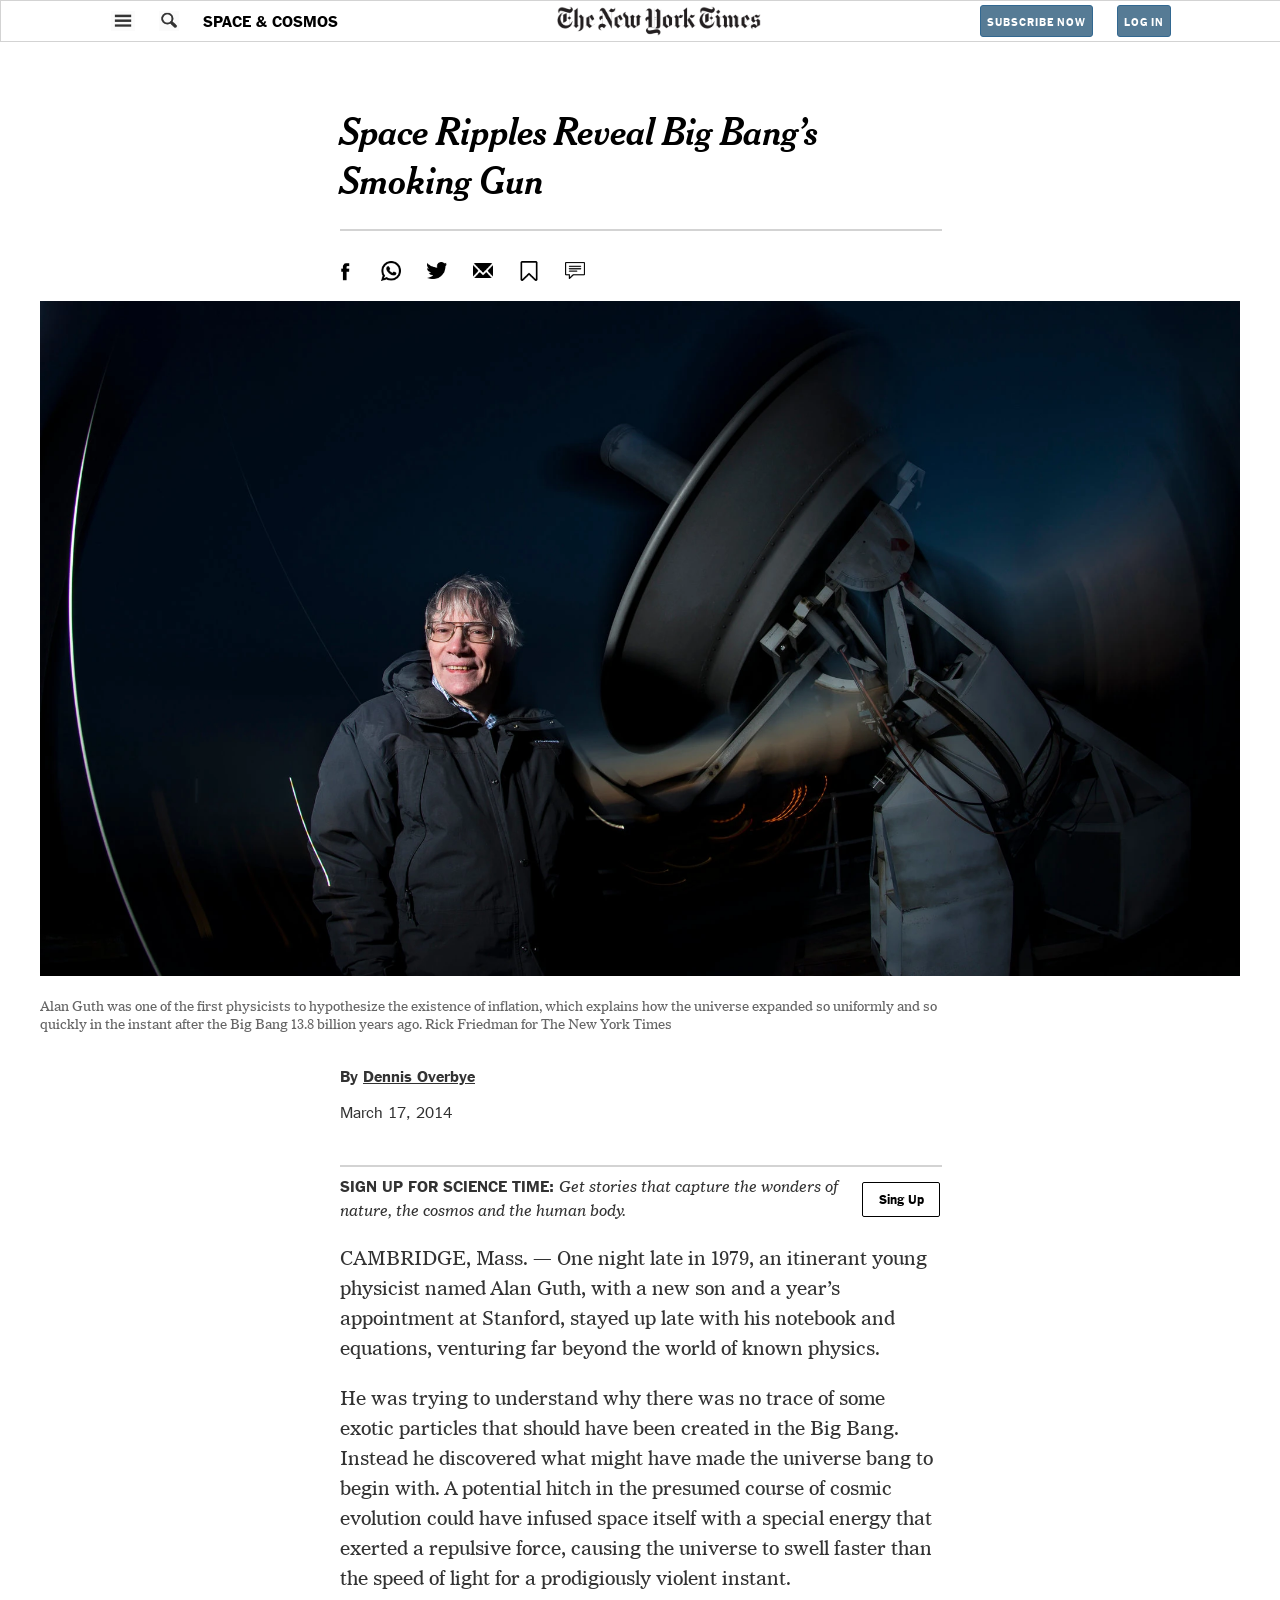
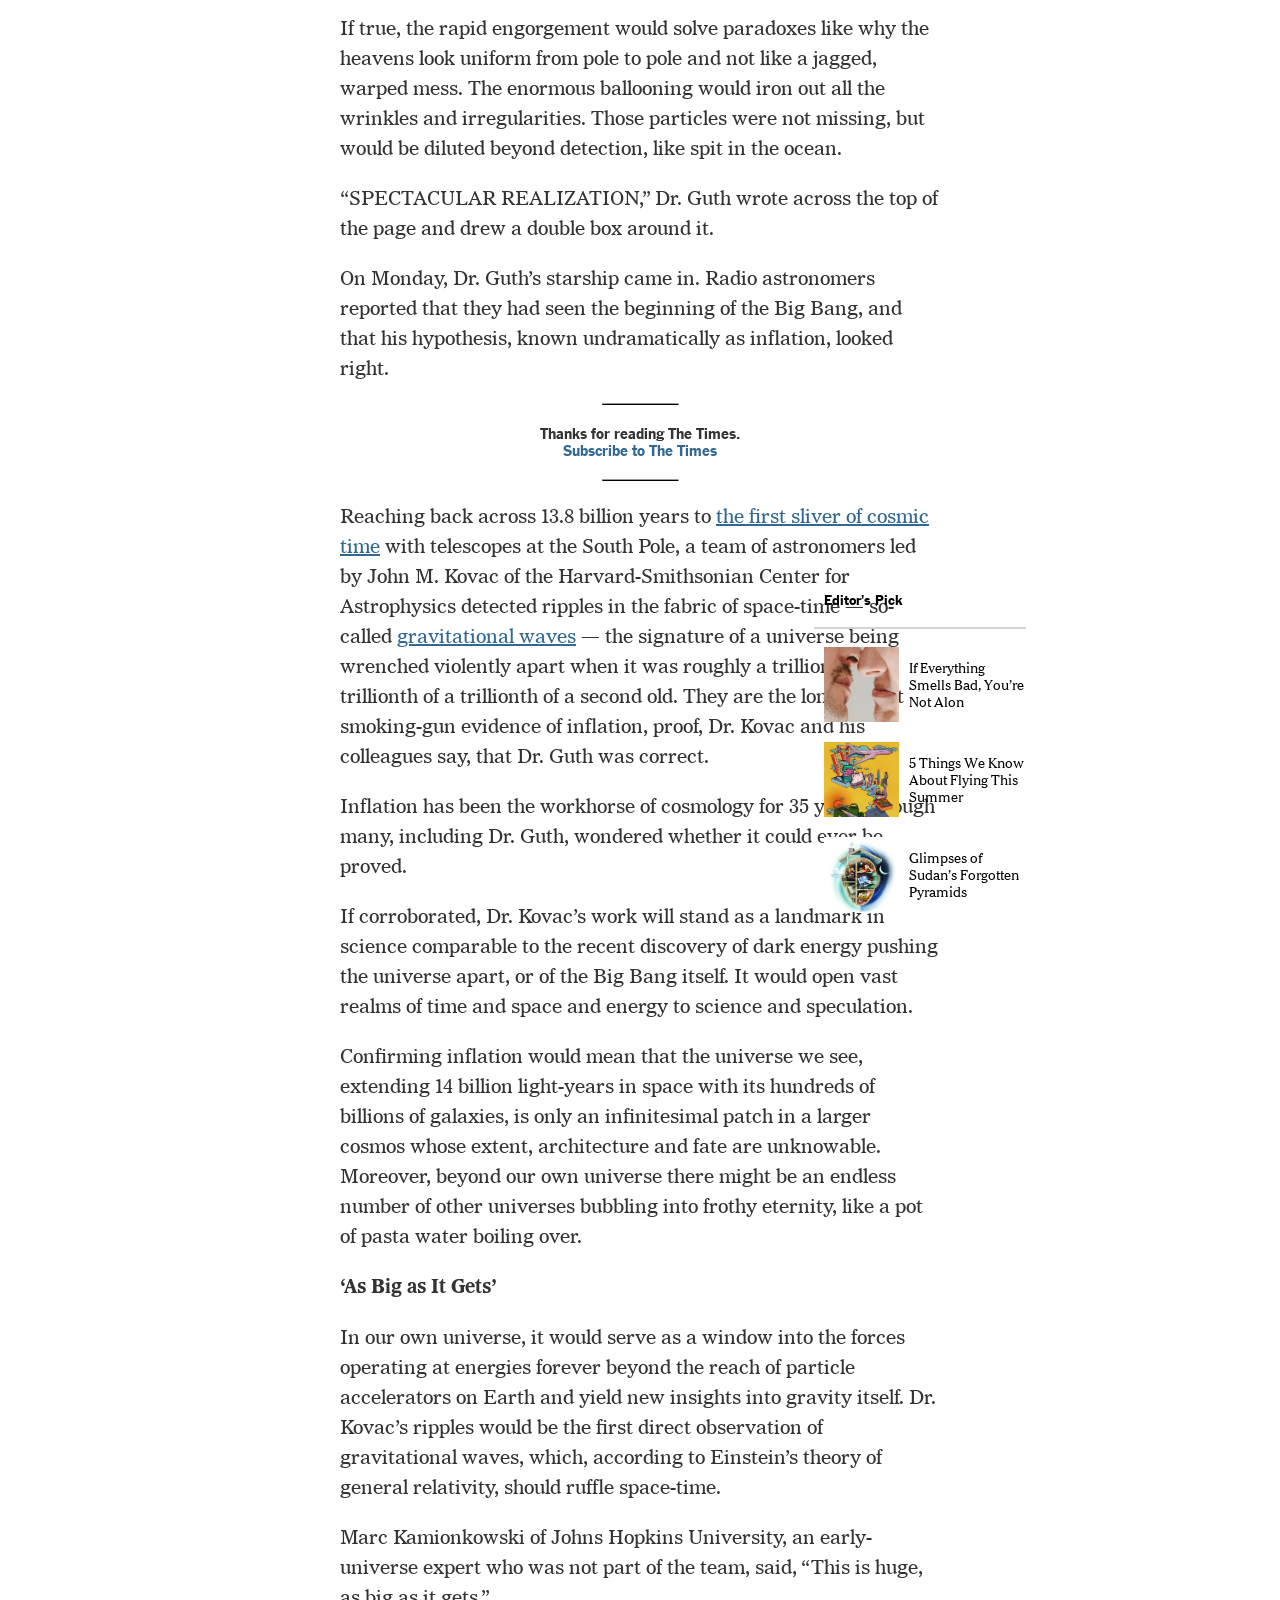
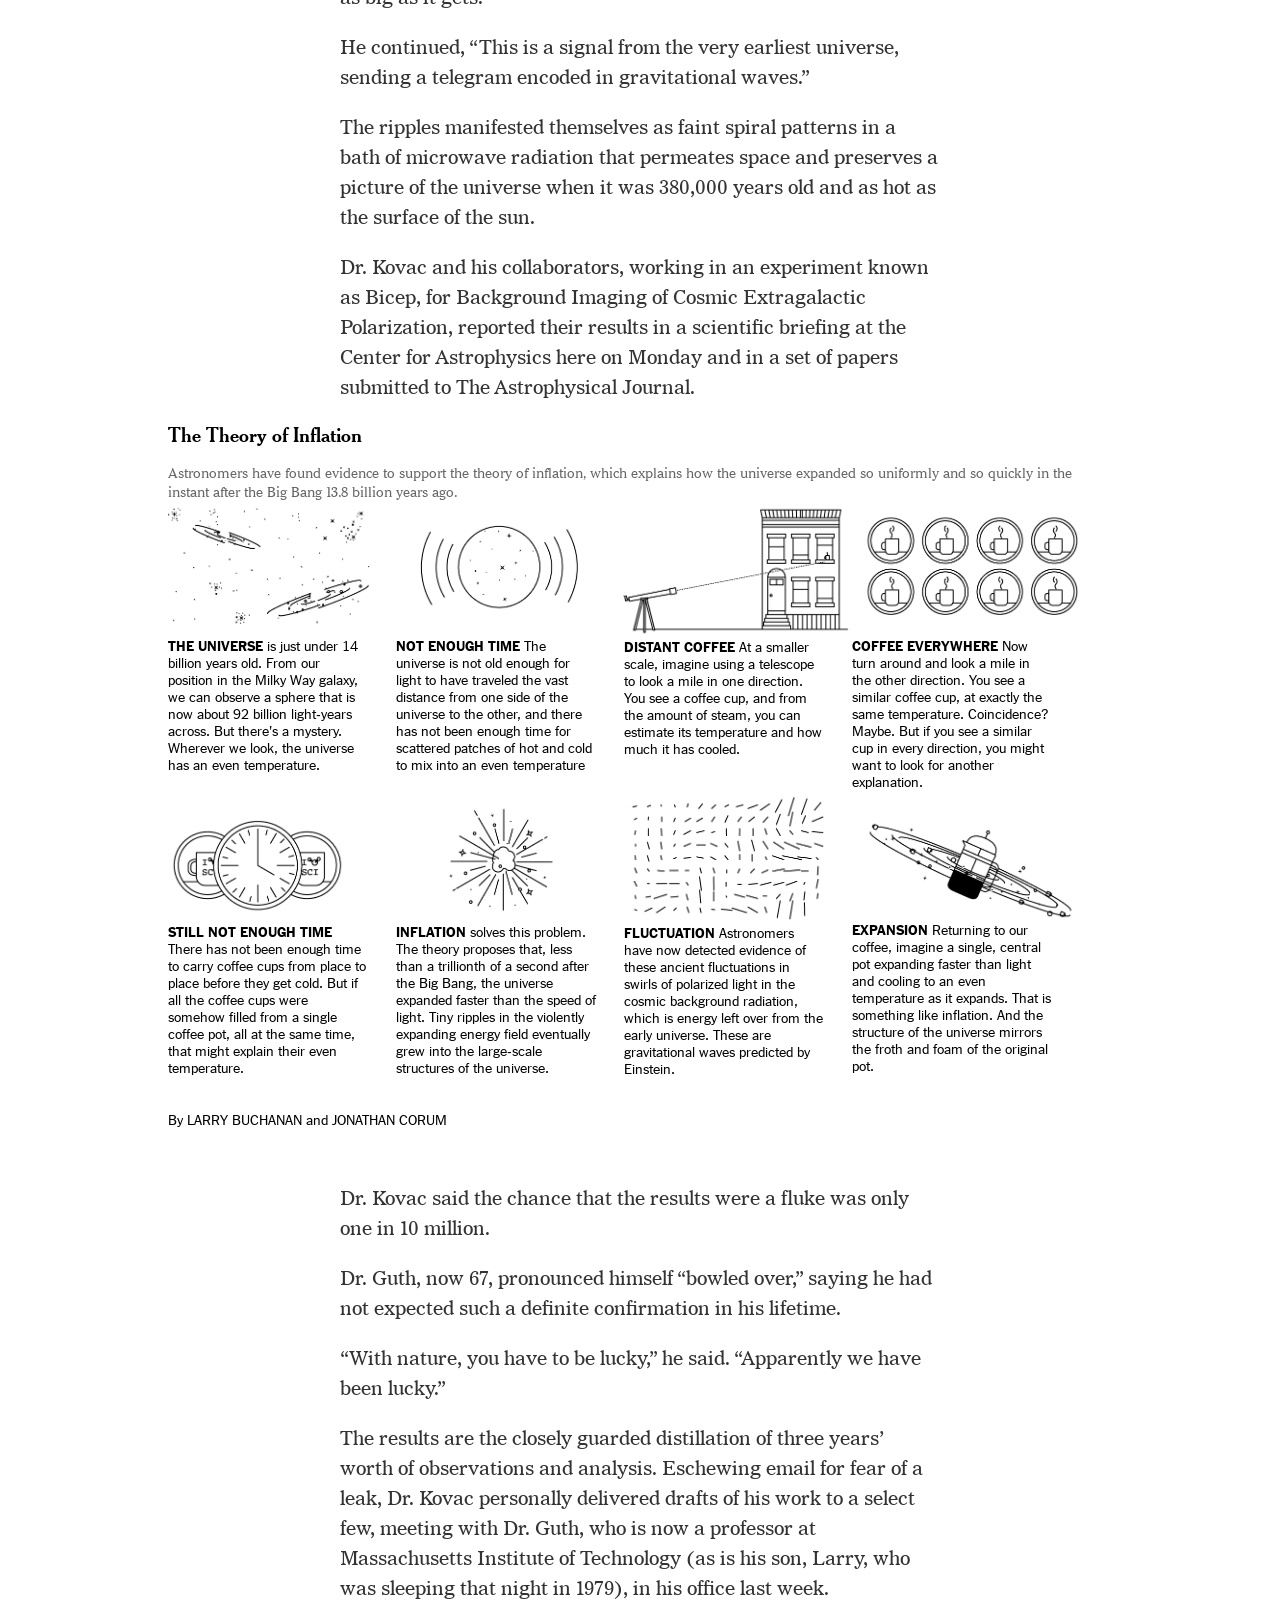
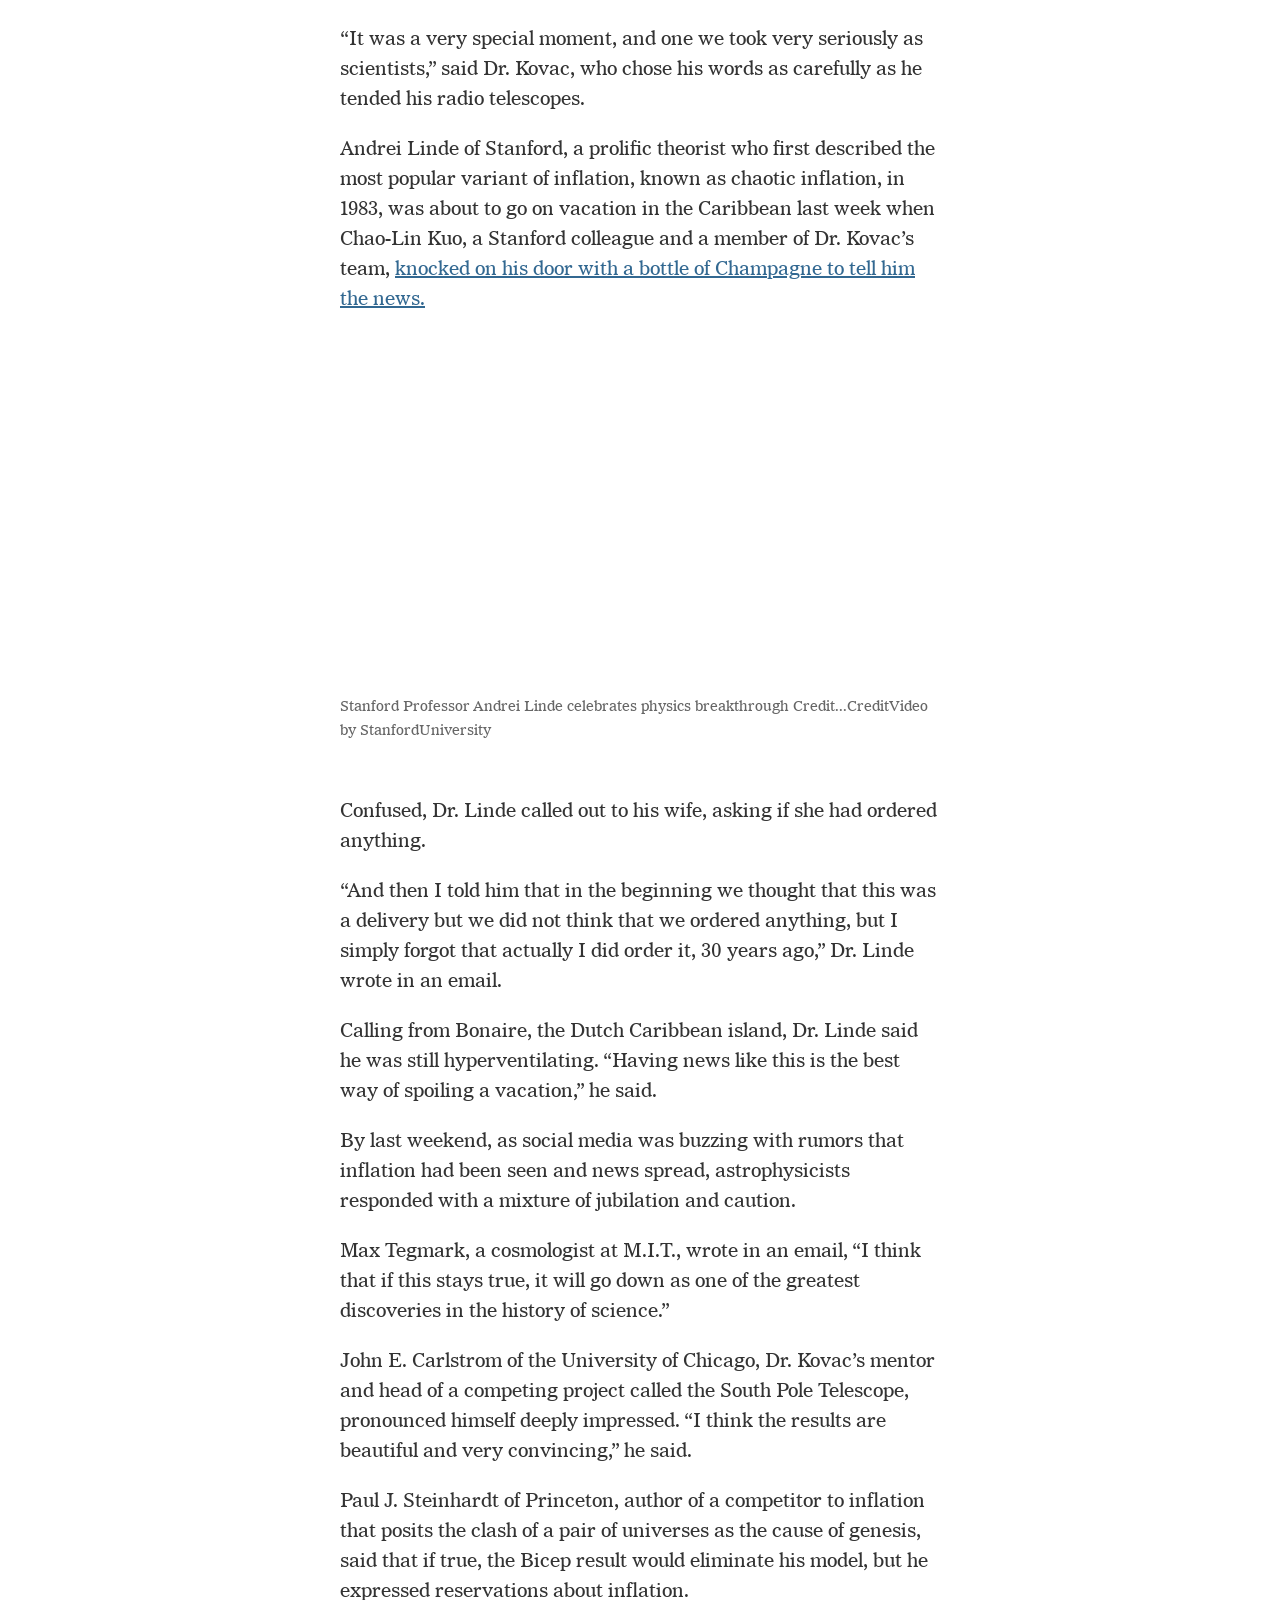
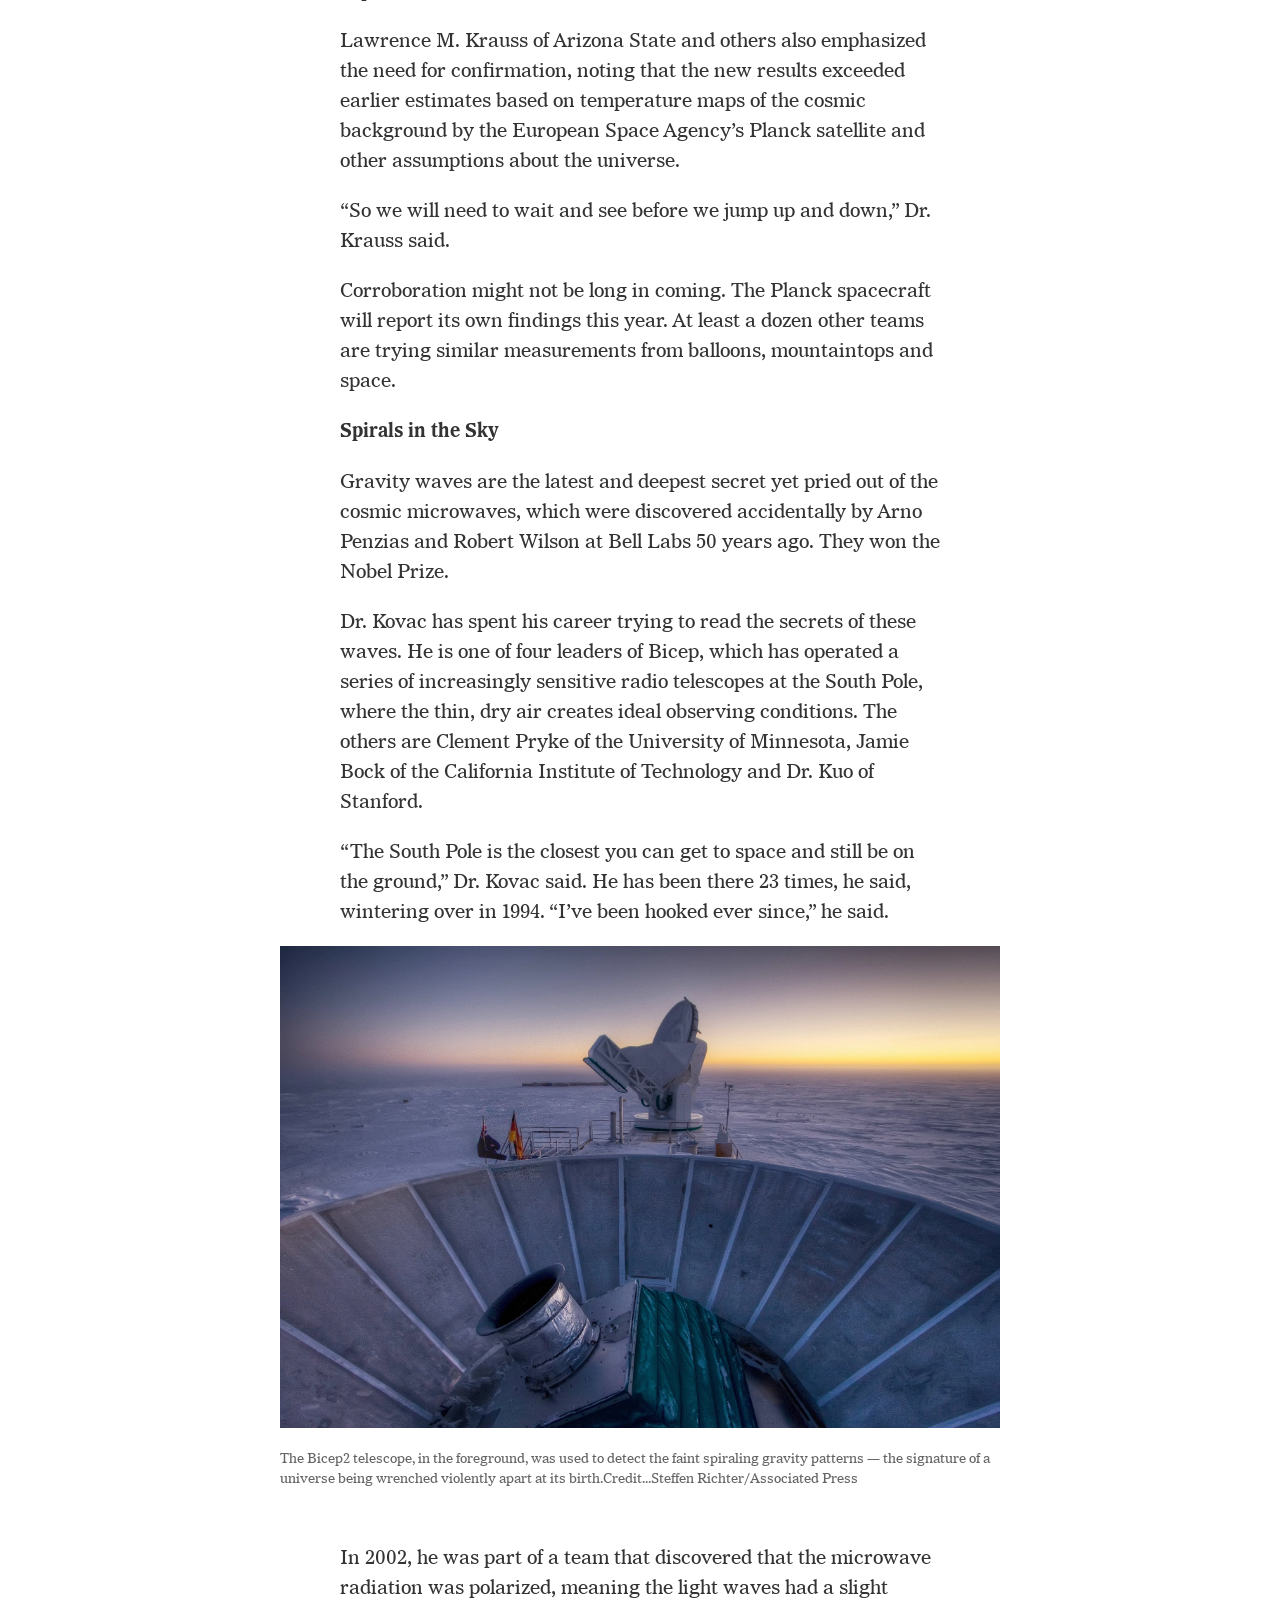
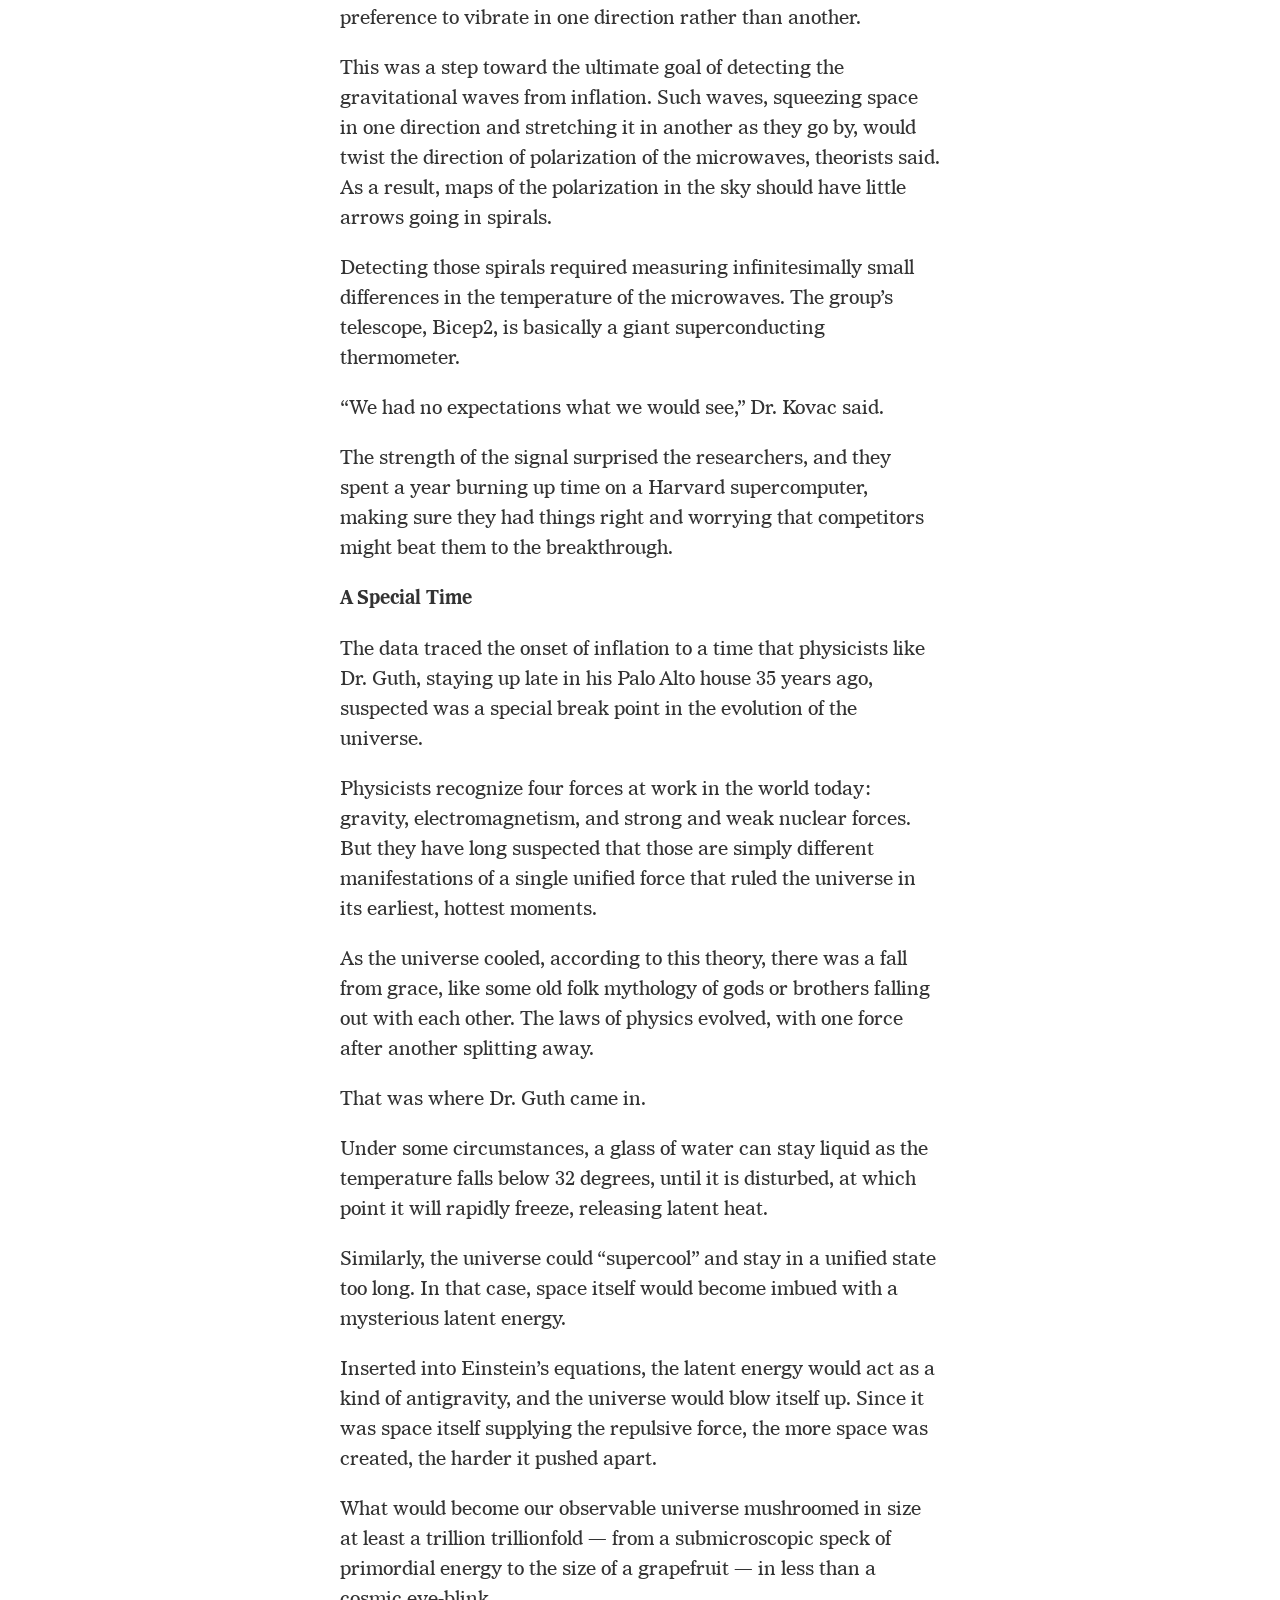
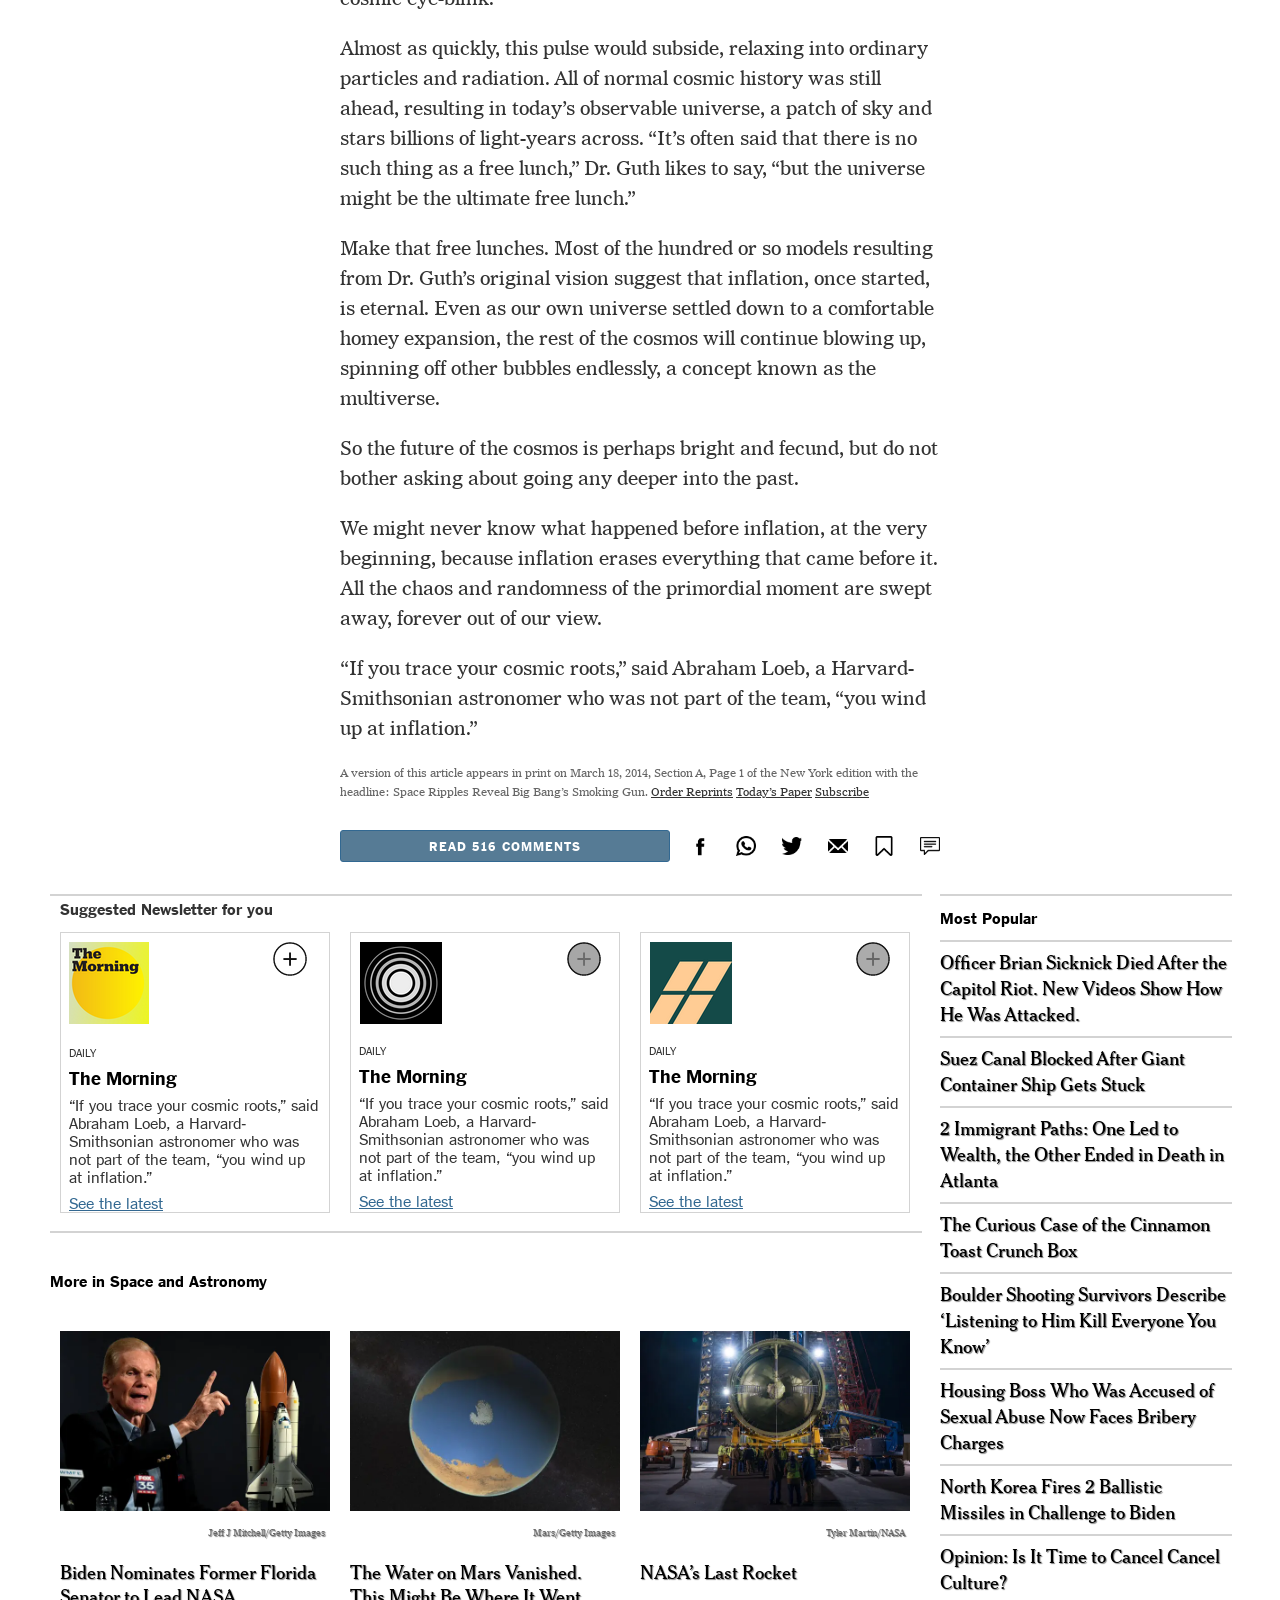
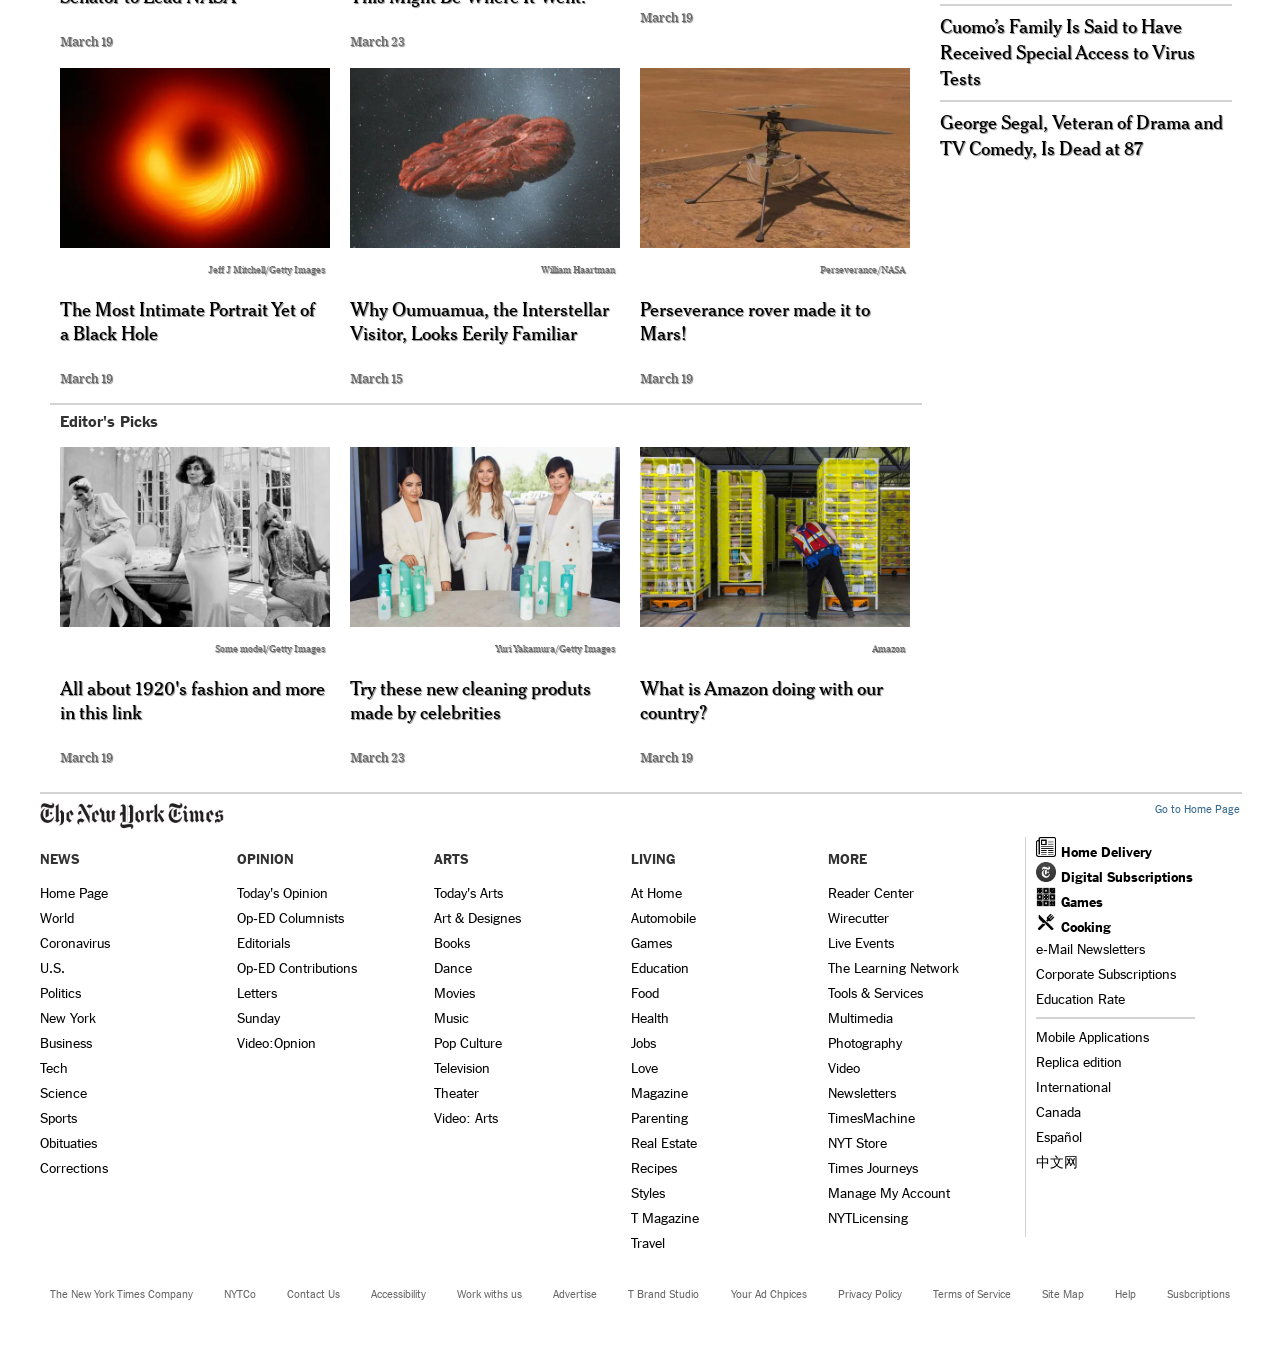
<file: page/index.html>
<!DOCTYPE html>
<html lang="en" dir="ltr">
  <head>
    <meta charset="utf-8">
    <meta name="viewport" content="width=device-width, initial-scale=1.0" />
    <title>Space Ripples Reveal Big Bang’s Smoking Gun - The New York Times</title>
    <link rel="stylesheet" href="css/master.css">
  </head>
  <body>
    <div>
      <nav id="banner">
        <div class="links">
          <input class="links-icons" type="image" alt="menu" src="img/menu.png"/>
          <input class="links-icons" type="image" alt="search" src="img/search.png"/>
          <a class="category" href="#">SPACE & COSMOS</a>
        </div>
        <div class="title">
          <input class="nyt-logo" type="image" alt="nyt-log" src="img/nyt-logo.png"/>
        </div>
        <div class="membership">
          <button class="membership-icons" type="button">SUBSCRIBE NOW</button>
          <button class="membership-icons" type="button">LOG IN</button>
        </div>
      </nav>
    </div>
    <main id="content">
      <header class="headline">
        <div class="headline-text">
          <h1>Space Ripples Reveal Big Bang’s Smoking Gun</h1>
          <hr class="separator">
        </div>
        <div class="share">
          <input class="share-img" type="image" alt="facebook" src="img/facebook.png"/>
          <input class="share-img" type="image" alt="whatsapp" src="img/whatsapp.png"/>
          <input class="share-img" type="image" alt="twitter" src="img/twitter.png"/>
          <input class="share-img" type="image" alt="email" src="img/email.png"/>
          <input class="share-img" type="image" alt="bookmark" src="img/bookmark.png"/>
          <input class="share-img" type="image" alt="comments" src="img/comments.png"/>
        </div>
        <div class="image-header">
          <img alt="img" src="img/18cosmos-superJumbo.webp">
          <p class="foot-note">Alan Guth was one of the first physicists to hypothesize
            the existence of inflation, which explains how the universe
            expanded so uniformly and so quickly in the instant after
            the Big Bang 13.8 billion years ago.  Rick Friedman
            for The New York Times</p>
        </div>
      </header>
      <div class="article">
        <div class="article-content">
          <div class="author-time">
            <span><strong>By</strong></span>
            <span><strong><a class="link-reverse link-dark" href="#">Dennis Overbye</a></strong></span><br><br>
            <time datetime="2014-03-17T10:46:03-04:00">March 17, 2014</time><br><br><br>
          </div>
          <hr class="separator">
          <div class="singup">
            <span><strong>Sign up for Science Time: </strong><span class="italic">Get stories that capture the wonders of nature, the cosmos and the human body.</span></span>
            <button class="singup-btn" type="button">Sing Up</button>
          </div>
          <div>
            <div class="article-part">
              <p>CAMBRIDGE, Mass. — One night late in 1979, an itinerant young physicist named Alan Guth, with a new son and a year’s appointment at Stanford, stayed up late with his notebook and equations, venturing far beyond the world of known physics.</p>
              <p>He was trying to understand why there was no trace of some exotic particles that should have been created in the Big Bang. Instead he discovered what might have made the universe bang to begin with. A potential hitch in the presumed course of cosmic evolution could have infused space itself with a special energy that exerted a repulsive force, causing the universe to swell faster than the speed of light for a prodigiously violent instant.</p>
              <p>If true, the rapid engorgement would solve paradoxes like why the heavens look uniform from pole to pole and not like a jagged, warped mess. The enormous ballooning would iron out all the wrinkles and irregularities. Those particles were not missing, but would be diluted beyond detection, like spit in the ocean.</p>
              <p>“SPECTACULAR REALIZATION,” Dr. Guth wrote across the top of the page and drew a double box around it.</p>
              <p>On Monday, Dr. Guth’s starship came in. Radio astronomers reported that they had seen the beginning of the Big Bang, and that his hypothesis, known undramatically as inflation, looked right.</p>
            </div>
            <div class="ad-subscribe">
              <hr class="separator-small">
              <span>Thanks for reading The Times.</span>
              <br>
              <div class="link-subscribe">
                <a class="no-underline link-color-teal" href="#">Subscribe to The Times</a>
              </div>
              <hr class="separator-small">
            </div>
            <div class="article-part">
              <p>Reaching back across 13.8 billion years to <a class="link-reverse link-color-teal" href="#">the first sliver of cosmic time</a> with telescopes at the South Pole, a team of astronomers led by John M. Kovac of the Harvard-Smithsonian Center for Astrophysics detected ripples in the fabric of space-time — so-called <a class="link-reverse link-color-teal" href="#">gravitational waves</a> — the signature of a universe being wrenched violently apart when it was roughly a trillionth of a trillionth of a trillionth of a second old. They are the long-sought smoking-gun evidence of inflation, proof, Dr. Kovac and his colleagues say, that Dr. Guth was correct.</p>
              <p>Inflation has been the workhorse of cosmology for 35 years, though many, including Dr. Guth, wondered whether it could ever be proved.</p>
            </div>
            <div class="suggestions">
              <aside class="editors-pick">
                <h2 class="suggestions-text">Editor's Pick</h2>
                <hr class="separator">
                <div>
                  <div class="article1">
                    <img alt="img" src="img/adpic1.webp"><a class="link-underline" href="#">If Everything Smells Bad, You’re Not Alon</a>
                  </div>
                  <div class="article2">
                    <img alt="img" src="img/adpic2.webp"> <a class="link-underline" href="#">5 Things We Know About Flying This Summer</a>
                  </div>
                  <div class="article3">
                    <img alt="img" src="img/adpic3.webp"> <a class="link-underline" href="#">Glimpses of Sudan’s Forgotten Pyramids</a>
                  </div>
                </div>
              </aside>
            </div>
            <div class="article-part">
            <p>If corroborated, Dr. Kovac’s work will stand as a landmark in science comparable to the recent discovery of dark energy pushing the universe apart, or of the Big Bang itself. It would open vast realms of time and space and energy to science and speculation.</p>
            <p>Confirming inflation would mean that the universe we see, extending 14 billion light-years in space with its hundreds of billions of galaxies, is only an infinitesimal patch in a larger cosmos whose extent, architecture and fate are unknowable. Moreover, beyond our own universe there might be an endless number of other universes bubbling into frothy eternity, like a pot of pasta water boiling over.</p>
            <p><strong>‘As Big as It Gets’</strong></p>
            <p>In our own universe, it would serve as a window into the forces operating at energies forever beyond the reach of particle accelerators on Earth and yield new insights into gravity itself. Dr. Kovac’s ripples would be the first direct observation of gravitational waves, which, according to Einstein’s theory of general relativity, should ruffle space-time.</p>
            <p>Marc Kamionkowski of Johns Hopkins University, an early-universe expert who was not part of the team, said, “This is huge, as big as it gets.”</p>
            <p>He continued, “This is a signal from the very earliest universe, sending a telegram encoded in gravitational waves.”</p>
            <p>The ripples manifested themselves as faint spiral patterns in a bath of microwave radiation that permeates space and preserves a picture of the universe when it was 380,000 years old and as hot as the surface of the sun.</p>
            <p>Dr. Kovac and his collaborators, working in an experiment known as Bicep, for Background Imaging of Cosmic Extragalactic Polarization, reported their results in a scientific briefing at the Center for Astrophysics here on Monday and in a set of papers submitted to The Astrophysical Journal.</p>
            </div>
          </div>
        </div>
        <div class="theory">
          <header>
            <h2 class="theory-title">The Theory of Inflation</h2>
            <span class="theory-summarized">Astronomers have found evidence to support the theory of inflation, which explains how the universe expanded so uniformly and so quickly in the instant after the Big Bang 13.8 billion years ago.</span>
          </header>
          <div class="theory-exp">
            <div class="theory-img">
              <img alt="img" src="img/inflation1.png">
              <span class="theory-description"><strong>THE UNIVERSE</strong> is just under 14 billion years old. From our position in the Milky Way galaxy, we can observe a sphere that is now about 92 billion light-years across. But there's a mystery. Wherever we look, the universe has an even temperature.</span>
            </div>
            <div class="theory-img">
              <img alt="img" src="img/inflation2.png">
              <span class="theory-description"><strong>NOT ENOUGH TIME</strong> The universe is not old enough for light to have traveled the vast distance from one side of the universe to the other, and there has not been enough time for scattered patches of hot and cold to mix into an even temperature</span>
            </div>
            <div class="theory-img">
              <img alt="img" src="img/inflation3.png">
              <span class="theory-description"><strong>DISTANT COFFEE</strong> At a smaller scale, imagine using a telescope to look a mile in one direction. You see a coffee cup, and from the amount of steam, you can estimate its temperature and how much it has cooled.</span>
            </div>
            <div class="theory-img">
              <img alt="img" src="img/inflation4.png">
              <span class="theory-description"><strong>COFFEE EVERYWHERE</strong> Now turn around and look a mile in the other direction. You see a similar coffee cup, at exactly the same temperature. Coincidence? Maybe. But if you see a similar cup in every direction, you might want to look for another explanation.</span>
            </div>
            <div class="theory-img">
              <img alt="img" src="img/inflation5.png">
              <span class="theory-description"><strong>STILL NOT ENOUGH TIME</strong> There has not been enough time to carry coffee cups from place to place before they get cold. But if all the coffee cups were somehow filled from a single coffee pot, all at the same time, that might explain their even temperature.</span>
            </div>
            <div class="theory-img">
              <img alt="img" src="img/inflation6.png">
              <span class="theory-description"><strong>INFLATION</strong> solves this problem. The theory proposes that, less than a trillionth of a second after the Big Bang, the universe expanded faster than the speed of light. Tiny ripples in the violently expanding energy field eventually grew into the large-scale structures of the universe.</span>
            </div>
            <div class="theory-img">
              <img alt="img" src="img/inflation7.png">
              <span class="theory-description"><strong>FLUCTUATION</strong> Astronomers have now detected evidence of these ancient fluctuations in swirls of polarized light in the cosmic background radiation, which is energy left over from the early universe. These are gravitational waves predicted by Einstein.</span>
            </div>
            <div class="theory-img">
              <img alt="img" src="img/inflation8.png">
              <span class="theory-description"><strong>EXPANSION</strong> Returning to our coffee, imagine a single, central pot expanding faster than light and cooling to an even temperature as it expands. That is something like inflation. And the structure of the universe mirrors the froth and foam of the original pot.</span>
            </div>
          </div>
          <div>
          </div>
          <div class="article-credit">
            <p>By LARRY BUCHANAN and JONATHAN CORUM</p>
          </div>
        </div>
        <div class="article-content">
          <div class="article-part">
            <p>Dr. Kovac said the chance that the results were a fluke was only one in 10 million.</p>
            <p>Dr. Guth, now 67, pronounced himself “bowled over,” saying he had not expected such a definite confirmation in his lifetime.</p>
            <p>“With nature, you have to be lucky,” he said. “Apparently we have been lucky.”</p>
            <p>The results are the closely guarded distillation of three years’ worth of observations and analysis. Eschewing email for fear of a leak, Dr. Kovac personally delivered drafts of his work to a select few, meeting with Dr. Guth, who is now a professor at Massachusetts Institute of Technology (as is his son, Larry, who was sleeping that night in 1979), in his office last week.</p>
            <p>“It was a very special moment, and one we took very seriously as scientists,” said Dr. Kovac, who chose his words as carefully as he tended his radio telescopes.</p>
            <p>Andrei Linde of Stanford, a prolific theorist who first described the most popular variant of inflation, known as chaotic inflation, in 1983, was about to go on vacation in the Caribbean last week when Chao-Lin Kuo, a Stanford colleague and a member of Dr. Kovac’s team, <a class="link-reverse link-color-teal" href="#">knocked on his door with a bottle of Champagne to tell him the news.</a></p>
          </div>
        </div>
        <div class="article-video">
          <iframe class="article-video" width="600" height="315" src="https://www.youtube.com/embed/ZlfIVEy_YOA" title="YouTube video player" allow="accelerometer; autoplay; clipboard-write; encrypted-media; gyroscope; picture-in-picture" allowfullscreen></iframe>
          <div class="article-video-text">
            <span>Stanford Professor Andrei Linde celebrates physics breakthrough Credit...CreditVideo by StanfordUniversity</span>
          </div>
        </div>
        <div class="article-content">
          <div class="article-part">
            <p>Confused, Dr. Linde called out to his wife, asking if she had ordered anything.</p>
            <p>“And then I told him that in the beginning we thought that this was a delivery but we did not think that we ordered anything, but I simply forgot that actually I did order it, 30 years ago,” Dr. Linde wrote in an email.</p>
            <p>Calling from Bonaire, the Dutch Caribbean island, Dr. Linde said he was still hyperventilating. “Having news like this is the best way of spoiling a vacation,” he said.</p>
            <p>By last weekend, as social media was buzzing with rumors that inflation had been seen and news spread, astrophysicists responded with a mixture of jubilation and caution.</p>
            <p>Max Tegmark, a cosmologist at M.I.T., wrote in an email, “I think that if this stays true, it will go down as one of the greatest discoveries in the history of science.”</p>
            <p>John E. Carlstrom of the University of Chicago, Dr. Kovac’s mentor and head of a competing project called the South Pole Telescope, pronounced himself deeply impressed. “I think the results are beautiful and very convincing,” he said.</p>
            <p>Paul J. Steinhardt of Princeton, author of a competitor to inflation that posits the clash of a pair of universes as the cause of genesis, said that if true, the Bicep result would eliminate his model, but he expressed reservations about inflation.</p>
            <p>Lawrence M. Krauss of Arizona State and others also emphasized the need for confirmation, noting that the new results exceeded earlier estimates based on temperature maps of the cosmic background by the European Space Agency’s Planck satellite and other assumptions about the universe.</p>
            <p>“So we will need to wait and see before we jump up and down,” Dr. Krauss said.</p>
            <p>Corroboration might not be long in coming. The Planck spacecraft will report its own findings this year. At least a dozen other teams are trying similar measurements from balloons, mountaintops and space.</p>
            <p><strong>Spirals in the Sky</strong></p>
            <p>Gravity waves are the latest and deepest secret yet pried out of the cosmic microwaves, which were discovered accidentally by Arno Penzias and Robert Wilson at Bell Labs 50 years ago. They won the Nobel Prize.</p>
            <p>Dr. Kovac has spent his career trying to read the secrets of these waves. He is one of four leaders of Bicep, which has operated a series of increasingly sensitive radio telescopes at the South Pole, where the thin, dry air creates ideal observing conditions. The others are Clement Pryke of the University of Minnesota, Jamie Bock of the California Institute of Technology and Dr. Kuo of Stanford.</p>
            <p>“The South Pole is the closest you can get to space and still be on the ground,” Dr. Kovac said. He has been there 23 times, he said, wintering over in 1994. “I’ve been hooked ever since,” he said.</p>
          </div>
        </div>
        <div class="article-img-container">
          <figure class="article-img-container">
            <div class="article-img">
              <img alt="img" src="img/18cosmos-2-superJumbo.webp">
            </div>
            <div class="article-img-text">
              <p>The Bicep2 telescope, in the foreground, was used to detect the faint spiraling gravity patterns — the signature of a universe being wrenched violently apart at its birth.Credit...Steffen Richter/Associated Press</p>
            </div>
          </figure>
        </div>
        <div class="article-content">
          <div class="article-part">
            <p>In 2002, he was part of a team that discovered that the microwave radiation was polarized, meaning the light waves had a slight preference to vibrate in one direction rather than another.</p>
            <p>This was a step toward the ultimate goal of detecting the gravitational waves from inflation. Such waves, squeezing space in one direction and stretching it in another as they go by, would twist the direction of polarization of the microwaves, theorists said. As a result, maps of the polarization in the sky should have little arrows going in spirals.</p>
            <p>Detecting those spirals required measuring infinitesimally small differences in the temperature of the microwaves. The group’s telescope, Bicep2, is basically a giant superconducting thermometer.</p>
            <p>“We had no expectations what we would see,” Dr. Kovac said.</p>
            <p>The strength of the signal surprised the researchers, and they spent a year burning up time on a Harvard supercomputer, making sure they had things right and worrying that competitors might beat them to the breakthrough.</p>
            <p><strong>A Special Time</strong></p>
            <p>The data traced the onset of inflation to a time that physicists like Dr. Guth, staying up late in his Palo Alto house 35 years ago, suspected was a special break point in the evolution of the universe.</p>
            <p>Physicists recognize four forces at work in the world today: gravity, electromagnetism, and strong and weak nuclear forces. But they have long suspected that those are simply different manifestations of a single unified force that ruled the universe in its earliest, hottest moments.</p>
            <p>As the universe cooled, according to this theory, there was a fall from grace, like some old folk mythology of gods or brothers falling out with each other. The laws of physics evolved, with one force after another splitting away.</p>
            <p>That was where Dr. Guth came in.</p>
            <p>Under some circumstances, a glass of water can stay liquid as the temperature falls below 32 degrees, until it is disturbed, at which point it will rapidly freeze, releasing latent heat.</p>
            <p>Similarly, the universe could “supercool” and stay in a unified state too long. In that case, space itself would become imbued with a mysterious latent energy.</p>
            <p>Inserted into Einstein’s equations, the latent energy would act as a kind of antigravity, and the universe would blow itself up. Since it was space itself supplying the repulsive force, the more space was created, the harder it pushed apart.</p>
            <p>What would become our observable universe mushroomed in size at least a trillion trillionfold — from a submicroscopic speck of primordial energy to the size of a grapefruit — in less than a cosmic eye-blink.</p>
            <p>Almost as quickly, this pulse would subside, relaxing into ordinary particles and radiation. All of normal cosmic history was still ahead, resulting in today’s observable universe, a patch of sky and stars billions of light-years across. “It’s often said that there is no such thing as a free lunch,” Dr. Guth likes to say, “but the universe might be the ultimate free lunch.”</p>
            <p>Make that free lunches. Most of the hundred or so models resulting from Dr. Guth’s original vision suggest that inflation, once started, is eternal. Even as our own universe settled down to a comfortable homey expansion, the rest of the cosmos will continue blowing up, spinning off other bubbles endlessly, a concept known as the multiverse.</p>
            <p>So the future of the cosmos is perhaps bright and fecund, but do not bother asking about going any deeper into the past.</p>
            <p>We might never know what happened before inflation, at the very beginning, because inflation erases everything that came before it. All the chaos and randomness of the primordial moment are swept away, forever out of our view.</p>
            <p>“If you trace your cosmic roots,” said Abraham Loeb, a Harvard-Smithsonian astronomer who was not part of the team, “you wind up at inflation.”</p>
          </div>
        </div>
        <div class="article-bottom">
          <div class="verison">
            <span>A version of this article appears in print on March 18, 2014, Section A, Page 1 of the New York edition with the headline: Space Ripples Reveal Big Bang’s Smoking Gun. </span>
            <a class="link-reverse link-dark" href="#">Order Reprints</a>
            <a class="link-reverse link-dark" href="#">Today’s Paper</a>
            <a class="link-reverse link-dark" href="#">Subscribe</a>
          </div>
          <div class="comments-share">
            <div class="comments-button">
              <button class="membership-icons" type="button">READ 516 COMMENTS</button>
            </div>
            <div class="share share-bottom">
              <input class="share-img " type="image" alt="facebook" src="img/facebook.png"/>
              <input class="share-img" type="image" alt="whatsapp" src="img/whatsapp.png"/>
              <input class="share-img" type="image" alt="twitter" src="img/twitter.png"/>
              <input class="share-img" type="image" alt="email" src="img/email.png"/>
              <input class="share-img" type="image" alt="bookmark" src="img/bookmark.png"/>
              <input class="share-img" type="image" alt="comments" src="img/comments.png"/>
            </div>
          </div>
        </div>
      </div>
      <div class="bottom-content">
        <div class="left-section left-width">
          <hr class="separator">
          <h2 class="ns-gs-text sgs-text-left-margin-wider">Suggested Newsletter for you</h2>
          <div class="sgs">
            <div class="sgs-story">
              <img class="sgs-inner-margin" src="img/the-morning.png" alt="img">
              <p class="sgs-inner-margin small-text">DAILY</p>
              <h3 class="sgs-inner-margin black-text">The Morning</h3>
              <p class="sgs-inner-margin">“If you trace your cosmic roots,” said Abraham Loeb, a Harvard-Smithsonian astronomer who was not part of the team, “you wind up at inflation.”</p>
              <a class="sgs-inner-margin link-reverse link-color-teal" href="#">See the latest</a>
            </div>
            <div class="sgs-story">
              <img class="sgs-inner-margin" src="img/breaking-news.png" alt="img">
              <p class="sgs-inner-margin small-text">DAILY</p>
              <h3 class="sgs-inner-margin black-text">The Morning</h3>
              <p class="sgs-inner-margin">“If you trace your cosmic roots,” said Abraham Loeb, a Harvard-Smithsonian astronomer who was not part of the team, “you wind up at inflation.”</p>
              <a class="sgs-inner-margin link-reverse link-color-teal" href="#">See the latest</a>
            </div>
            <div class="sgs-story">
              <img class="sgs-inner-margin" src="img/at-home.png" alt="img">
              <p class="sgs-inner-margin small-text">DAILY</p>
              <h3 class="sgs-inner-margin black-text">The Morning</h3>
              <p class="sgs-inner-margin">“If you trace your cosmic roots,” said Abraham Loeb, a Harvard-Smithsonian astronomer who was not part of the team, “you wind up at inflation.”</p>
              <a class="sgs-inner-margin link-reverse link-color-teal" href="#">See the latest</a>
            </div>
          </div>
          <div class="edp-bottom-container">
            <hr class="separator">
            <a class="category sgs-text-left-margin-wider" href="#"><h3 class="ns-gs-text">More in Space and Astronomy</h3></a>
            <div class="shadow">
              <div class="edp-bottom">
                <div class="edp-links">
                  <img src="img/00NASA-ADMIN1-threeByTwoSmallAt2X.webp" alt="img">
                  <div class="sgs-footnote-justify small-text">
                    <small>Jeff J Mitchell/Getty Images</small>
                  </div>
                  <a class="links-text" href="#"><p class="sgs-text-left-margin">Biden Nominates Former Florida Senator to Lead NASA</p></a>
                  <span class="sgs-text-left-margin small-mid-text">March 19</span>
                </div>
                <div class="edp-links sgs-margin">
                  <img src="img/19MARS-WATER-video-image-threeByTwoSmallAt2X.webp" alt="img">
                  <div class="sgs-footnote-justify small-text">
                    <small>Mars/Getty Images</small>
                  </div>
                  <a class="links-text" href="#"><p class="sgs-text-left-margin">The Water on Mars Vanished. This Might Be Where It Went.</p></a>
                  <span class="sgs-text-left-margin small-mid-text">March 23</span>
                </div>
                <div class="edp-links sgs-right-margin">
                  <img class="sgs-margin" src="img/17SCI-ROCKET-promo-threeByTwoSmallAt2X.webp" alt="img">
                  <div class="sgs-footnote-justify small-text">
                    <small>Tyler Martin/NASA</small>
                  </div>
                  <a class="links-text" href="#"><p class="sgs-text-left-margin">NASA’s Last Rocket</p></a>
                  <span class="sgs-text-left-margin small-mid-text">March 19</span>
                </div>
                <div class="edp-links">
                  <img src="img/24SCI-BLACKHOLE1-threeByTwoSmallAt2X.webp" alt="img">
                  <div class="sgs-footnote-justify small-text">
                    <small>Jeff J Mitchell/Getty Images</small>
                  </div>
                  <a class="links-text" href="#"><p class="sgs-text-left-margin">The Most Intimate Portrait Yet of a Black Hole</p></a>
                  <span class="sgs-text-left-margin small-mid-text">March 19</span>
                </div>
                <div class="edp-links sgs-margin">
                  <img src="img/00SCI-OUMUAMUA-threeByTwoSmallAt2X.webp" alt="img">
                  <div class="sgs-footnote-justify small-text">
                    <small>William Haartman</small>
                  </div>
                  <a class="links-text" href="#"><p class="sgs-text-left-margin">Why Oumuamua, the Interstellar Visitor, Looks Eerily Familiar</p></a>
                  <span class="sgs-text-left-margin small-mid-text">March 15</span>
                </div>
                <div class="edp-links sgs-right-margin">
                  <img class="sgs-margin" src="img/23sci-marscopter-animation-image-threeByTwoSmallAt2X.webp" alt="img">
                  <div class="sgs-footnote-justify small-text">
                    <small>Perseverance/NASA</small>
                  </div>
                  <a class="links-text" href="#"><p class="sgs-text-left-margin">Perseverance rover made it to Mars!</p></a>
                  <span class="sgs-text-left-margin small-mid-text">March 19</span>
                </div>
              </div>
            </div>
          </div>
          <div class="edp-bottom-container">
            <hr class="separator">
            <h3 class="ns-gs-text sgs-text-left-margin-wider">Editor's Picks</h3>
            <div class="edp-bottom">
              <div class="edp-links">
                <img src="img/McClintock-01-threeByTwoSmallAt2X-v3.webp" alt="img">
                <div class="sgs-footnote-justify small-text">
                  <small>Some model/Getty Images</small>
                </div>
                <a class="links-text" href="#"><p class="sgs-text-left-margin">All about 1920's fashion and more in this link</p></a>
                <span class="sgs-text-left-margin small-mid-text">March 19</span>
              </div>
              <div class="edp-links sgs-margin">
                <img src="img/merlin_185391651_41e03977-6ee0-4672-b204-a2c2042febb8-threeByTwoSmallAt2X.webp" alt="img">
                <div class="sgs-footnote-justify small-text">
                  <small>Yuri Yakamura/Getty Images</small>
                </div>
                <a class="links-text" href="#"><p class="sgs-text-left-margin">Try these new cleaning produts made by celebrities</p></a>
                <span class="sgs-text-left-margin small-mid-text">March 23</span>
              </div>
              <div class="edp-links sgs-right-margin">
                <img class="sgs-margin" src="img/22timbray5-threeByTwoSmallAt2X-v2.webp" alt="img">
                <div class="sgs-footnote-justify small-text">
                  <small>Amazon</small>
                </div>
                <a class="links-text" href="#"><p class="sgs-text-left-margin">What is Amazon doing with our country?</p></a>
                <span class="sgs-text-left-margin small-mid-text">March 19</span>
              </div>
            </div>
          </div>
        </div>
        <div class="right-section right-width">
          <hr class="separator">
          <h2 class="ns-gs-text">Most Popular</h2>
          <div class="popular-links">
            <hr class="separator">
            <a class="links-text" href="#">Officer Brian Sicknick Died After the Capitol Riot. New Videos Show How He Was Attacked.</a>
            <hr class="separator">
            <a class="links-text" href="#">Suez Canal Blocked After Giant Container Ship Gets Stuck</a>
            <hr class="separator">
            <a class="links-text" href="#">2 Immigrant Paths: One Led to Wealth, the Other Ended in Death in Atlanta</a>
            <hr class="separator">
            <a class="links-text" href="#">The Curious Case of the Cinnamon Toast Crunch Box</a>
            <hr class="separator">
            <a class="links-text" href="#">Boulder Shooting Survivors Describe ‘Listening to Him Kill Everyone You Know’</a>
            <hr class="separator">
            <a class="links-text" href="#">Housing Boss Who Was Accused of Sexual Abuse Now Faces Bribery Charges</a>
            <hr class="separator">
            <a class="links-text" href="#">North Korea Fires 2 Ballistic Missiles in Challenge to Biden</a>
            <hr class="separator">
            <a class="links-text" href="#">Opinion: Is It Time to Cancel Cancel Culture?</a>
            <hr class="separator">
            <a class="links-text" href="#">Cuomo’s Family Is Said to Have Received Special Access to Virus Tests</a>
            <hr class="separator">
            <a class="links-text" href="#">George Segal, Veteran of Drama and TV Comedy, Is Dead at 87</a>
          </div>
        </div>
      </div>
      <div class="footer-container">
        <hr class="separator">
        <div class="top-footer">
          <input type="image" alt="logo" src="img/nyt-logo.png"/>
          <a class="ft-link link-color-teal no-underline" href="#">Go to Home Page</a>
        </div>
        <div class="footer-flex">
          <footer class="footer">
            <div class="ft-menu1 ft-menu">
              <h3>NEWS</h3>
              <a class="ft-links-margin" href="#">Home Page</a><br>
              <a class="ft-links-margin" href="#">World</a><br>
              <a class="ft-links-margin" href="#">Coronavirus</a><br>
              <a class="ft-links-margin" href="#">U.S.</a><br>
              <a class="ft-links-margin" href="#">Politics</a><br>
              <a class="ft-links-margin" href="#">New York</a><br>
              <a class="ft-links-margin" href="#">Business</a><br>
              <a class="ft-links-margin" href="#">Tech</a><br>
              <a class="ft-links-margin" href="#">Science</a><br>
              <a class="ft-links-margin" href="#">Sports</a><br>
              <a class="ft-links-margin" href="#">Obituaties</a><br>
              <a class="ft-links-margin" href="#">Corrections</a><br>
            </div>
            <div class="ft-menu2 ft-menu">
              <h3>OPINION</h3>
              <a class="ft-links-margin" href="#">Today's Opinion</a><br>
              <a class="ft-links-margin" href="#">Op-ED Columnists</a><br>
              <a class="ft-links-margin" href="#">Editorials</a><br>
              <a class="ft-links-margin" href="#">Op-ED Contributions</a><br>
              <a class="ft-links-margin" href="#">Letters</a><br>
              <a class="ft-links-margin" href="#">Sunday</a><br>
              <a class="ft-links-margin" href="#">Video:Opnion</a><br>
            </div>
            <div class="ft-menu3 ft-menu">
              <h3>ARTS</h3>
              <a class="ft-links-margin" href="#">Today's Arts</a><br>
              <a class="ft-links-margin" href="#">Art & Designes</a><br>
              <a class="ft-links-margin" href="#">Books</a><br>
              <a class="ft-links-margin" href="#">Dance</a><br>
              <a class="ft-links-margin" href="#">Movies</a><br>
              <a class="ft-links-margin" href="#">Music</a><br>
              <a class="ft-links-margin" href="#">Pop Culture</a><br>
              <a class="ft-links-margin" href="#">Television</a><br>
              <a class="ft-links-margin" href="#">Theater</a><br>
              <a class="ft-links-margin" href="#">Video: Arts</a><br>
            </div>
            <div class="ft-menu4 ft-menu">
              <h3>LIVING</h3>
              <a class="ft-links-margin" href="#">At Home</a><br>
              <a class="ft-links-margin" href="#">Automobile</a><br>
              <a class="ft-links-margin" href="#">Games</a><br>
              <a class="ft-links-margin" href="#">Education</a><br>
              <a class="ft-links-margin" href="#">Food</a><br>
              <a class="ft-links-margin" href="#">Health</a><br>
              <a class="ft-links-margin" href="#">Jobs</a><br>
              <a class="ft-links-margin" href="#">Love</a><br>
              <a class="ft-links-margin" href="#">Magazine</a><br>
              <a class="ft-links-margin" href="#">Parenting</a><br>
              <a class="ft-links-margin" href="#">Real Estate</a><br>
              <a class="ft-links-margin" href="#">Recipes</a><br>
              <a class="ft-links-margin" href="#">Styles</a><br>
              <a class="ft-links-margin" href="#">T Magazine</a><br>
              <a class="ft-links-margin" href="#">Travel</a><br>
            </div>
            <div class="ft-menu5 ft-menu">
              <h3>MORE</h3>
              <a class="ft-links-margin" href="#">Reader Center</a><br>
              <a class="ft-links-margin" href="#">Wirecutter</a><br>
              <a class="ft-links-margin" href="#">Live Events</a><br>
              <a class="ft-links-margin" href="#">The Learning Network</a><br>
              <a class="ft-links-margin" href="#">Tools & Services</a><br>
              <a class="ft-links-margin" href="#">Multimedia</a><br>
              <a class="ft-links-margin" href="#">Photography</a><br>
              <a class="ft-links-margin" href="#">Video</a><br>
              <a class="ft-links-margin" href="#">Newsletters</a><br>
              <a class="ft-links-margin" href="#">TimesMachine</a><br>
              <a class="ft-links-margin" href="#">NYT Store</a><br>
              <a class="ft-links-margin" href="#">Times Journeys</a><br>
              <a class="ft-links-margin" href="#">Manage My Account</a><br>
              <a class="ft-links-margin" href="#">NYTLicensing</a><br>
            </div>
          </footer>
          <div class="subs-side">
            <div class="subs-main-links">
              <a href="#"><img src="img/news.png" alt="news">Home Delivery</a><br>
              <a href="#"><img src="img/nyt-logo-small.png" alt="img">Digital Subscriptions</a><br>
              <a href="#"><img src="img/games.png" alt="img">Games</a><br>
              <a href="#"><img src="img/cooking.png" alt="img">Cooking</a><br>
            </div>
            <div class="subs-other-links">
              <a class="ft-links-margin" href="#">e-Mail Newsletters</a><br>
              <a class="ft-links-margin" href="#">Corporate Subscriptions</a><br>
              <a class="ft-links-margin" href="#">Education Rate</a><br>
              <hr class="separator">
              <a class="ft-links-margin" href="#">Mobile Applications</a><br>
              <a class="ft-links-margin" href="#">Replica edition</a><br>
              <a class="ft-links-margin" href="#">International</a><br>
              <a class="ft-links-margin" href="#">Canada</a><br>
              <a class="ft-links-margin" href="#">Español</a><br>
              <a class="ft-links-margin" href="#">中文网</a><br>
            </div>
          </div>
        </div>
        <div class="bottom-footer">
          <a class="small-text" href="#">The New York Times Company</a>
          <a class="small-text" href="#">NYTCo</a>
          <a class="small-text" href="#">Contact Us</a>
          <a class="small-text" href="#">Accessibility</a>
          <a class="small-text" href="#">Work withs us</a>
          <a class="small-text" href="#">Advertise</a>
          <a class="small-text" href="#">T Brand Studio</a>
          <a class="small-text" href="#">Your Ad Chpices</a>
          <a class="small-text" href="#">Privacy Policy</a>
          <a class="small-text" href="#">Terms of Service</a>
          <a class="small-text" href="#">Site Map</a>
          <a class="small-text" href="#">Help</a>
          <a class="small-text" href="#">Susbcriptions</a>
        </div>
      </div>
    </main>
  </body>
</html>
</file>
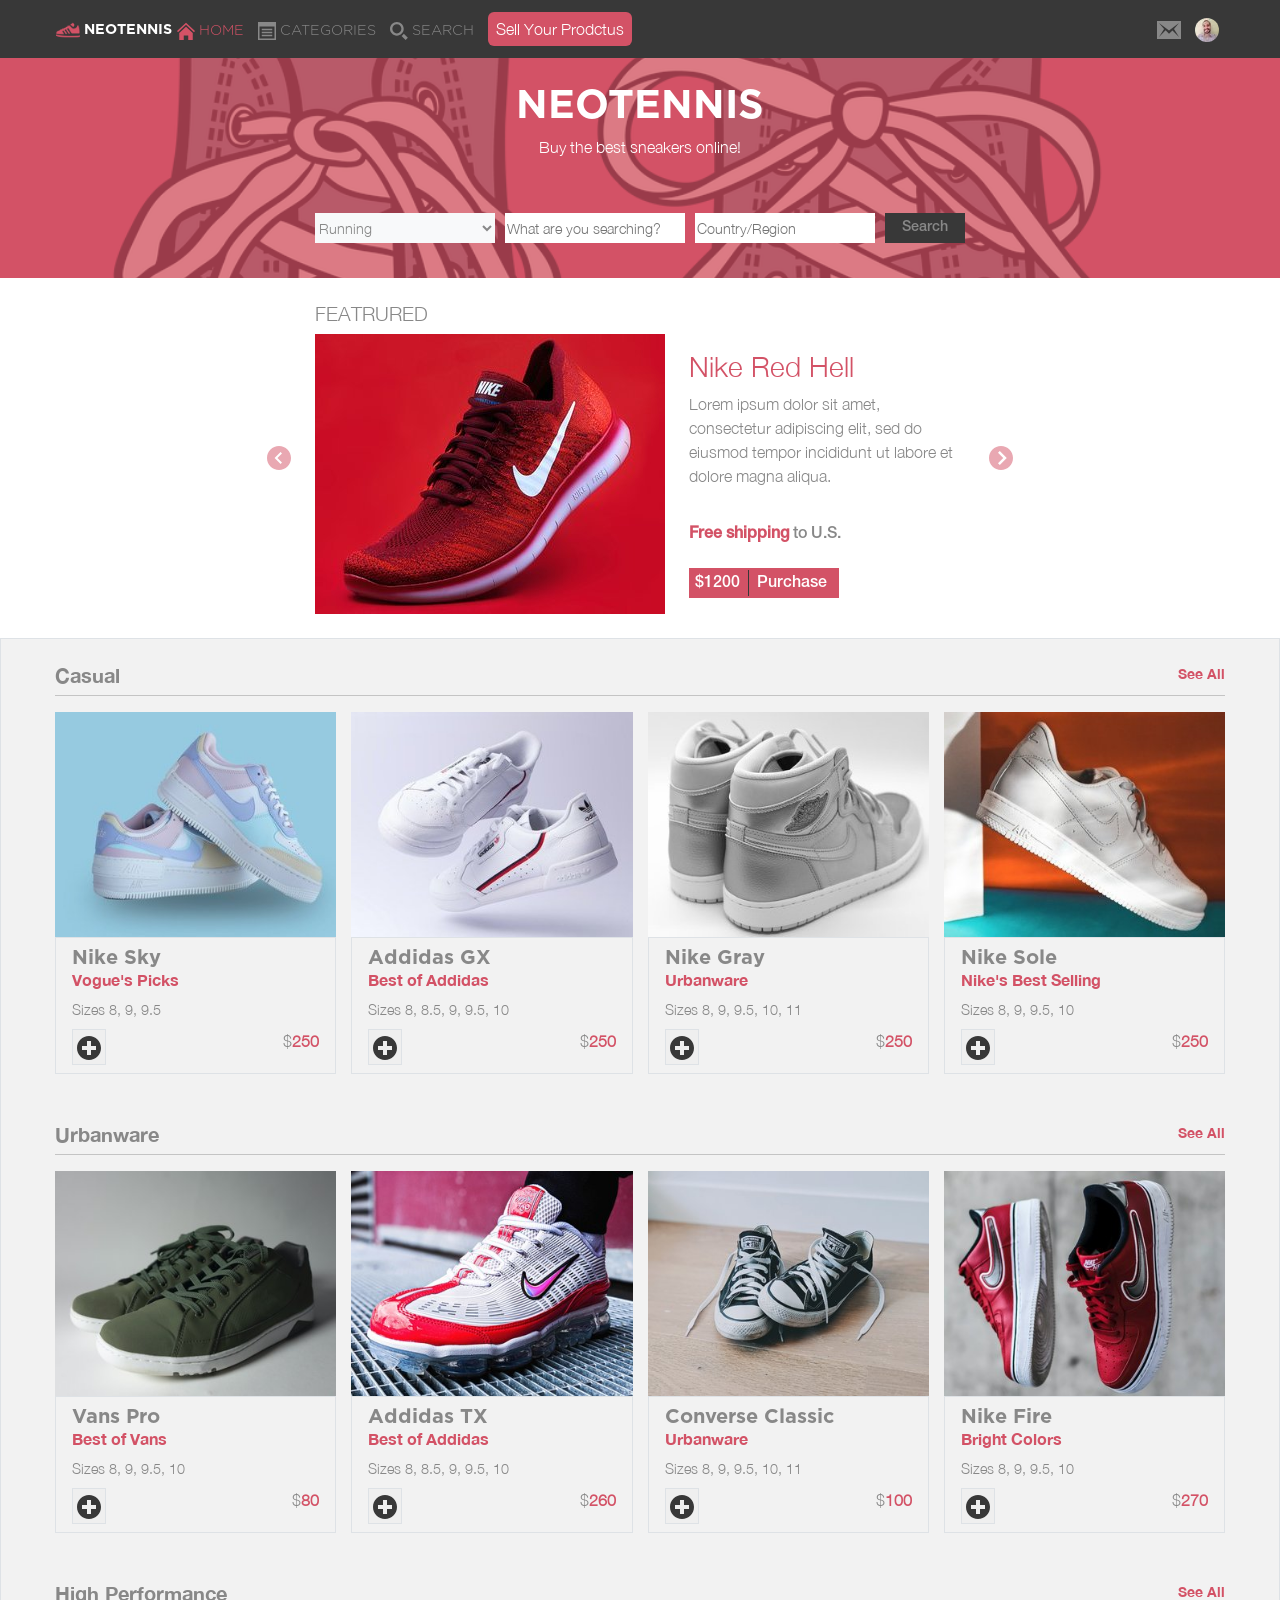
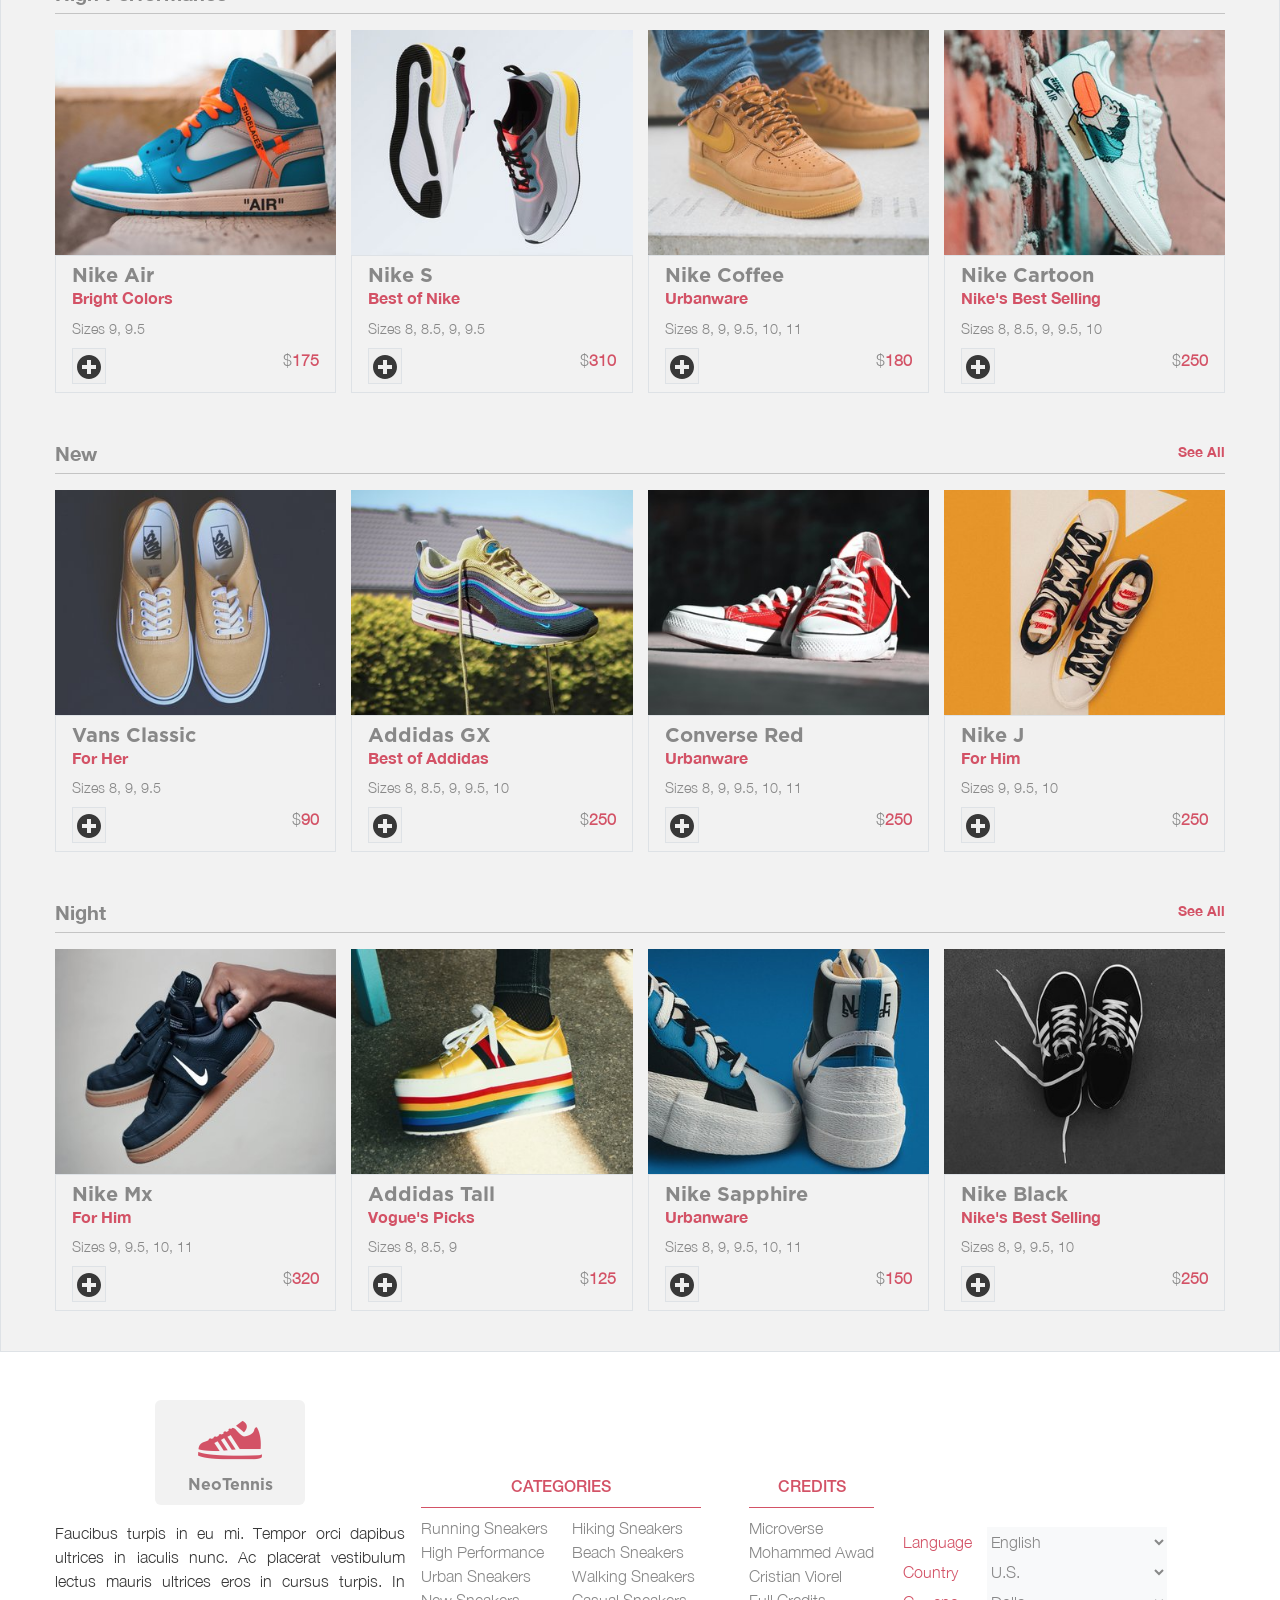
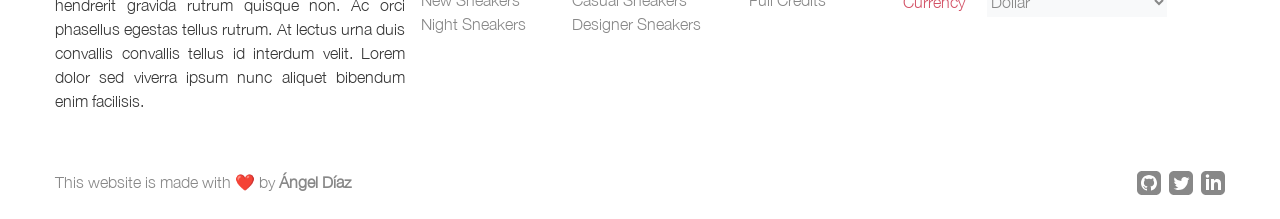
<file: neotennis/home.html>
<!DOCTYPE html>
<html lang="en" dir="ltr">
  <head>
    <meta charset="utf-8">
    <meta name="viewport" content="width=device-width, initial-scale=1.0" />
    <link href="https://cdn.jsdelivr.net/npm/bootstrap@5.0.0-beta3/dist/css/bootstrap.min.css" rel="stylesheet" integrity="sha384-eOJMYsd53ii+scO/bJGFsiCZc+5NDVN2yr8+0RDqr0Ql0h+rP48ckxlpbzKgwra6" crossorigin="anonymous">
    <link rel="stylesheet" href="./css/style.css">
    <title>NeoTennis</title>
    <script src="https://cdn.jsdelivr.net/npm/bootstrap@5.0.0-beta3/dist/js/bootstrap.bundle.min.js" integrity="sha384-JEW9xMcG8R+pH31jmWH6WWP0WintQrMb4s7ZOdauHnUtxwoG2vI5DkLtS3qm9Ekf" crossorigin="anonymous"></script>
  </head>
  <body>
    <header class="bg3">
      <div class="bg3 sticky-top">
        <nav class="container-wide d-flex justify-content-between justify-content-md-start align-items-center px-3 py-3 bg3 fs-6">
          <div>
            <a class="text-decoration-none" href="#">
              <img class="icon hide-small" src="./img/neotennis.png" alt="neotennis">
              <span class="color-light fss ftgb text-uppercase">NeoTennis</span>
            </a>
          </div>
          <ul class="list list-display">
            <li>
              <a class="text-decoration-none" href="./home.html">
                <svg class="svg-fill1" xmlns="http://www.w3.org/2000/svg" width="18" height="18" viewBox="0 0 24 24"><path d="M12 6.453l9 8.375v9.172h-6v-6h-6v6h-6v-9.172l9-8.375zm12 5.695l-12-11.148-12 11.133 1.361 1.465 10.639-9.868 10.639 9.883 1.361-1.465z"/></svg>
                <span class="color1 ftgl fss">HOME</span>
              </a>
            </li>
            <li class="d-none d-sm-inline-block">
              <a class="text-decoration-none nav-links" href="#">
                <svg xmlns="http://www.w3.org/2000/svg" width="18" height="18" viewBox="0 0 24 24"><path d="M19 11h-14v-2h14v2zm0 2h-14v2h14v-2zm0 4h-14v2h14v-2zm3-11v16h-20v-16h20zm2-6h-24v24h24v-24z"/></svg>
                <span class="ftgl fss">CATEGORIES</span>
              </a>
            </li>
            <li>
              <a class="text-decoration-none nav-links" href="./search.html">
                <svg xmlns="http://www.w3.org/2000/svg" width="18" height="18" viewBox="0 0 24 24"><path d="M9.145 18.29c-5.042 0-9.145-4.102-9.145-9.145s4.103-9.145 9.145-9.145 9.145 4.103 9.145 9.145-4.102 9.145-9.145 9.145zm0-15.167c-3.321 0-6.022 2.702-6.022 6.022s2.702 6.022 6.022 6.022 6.023-2.702 6.023-6.022-2.702-6.022-6.023-6.022zm9.263 12.443c-.817 1.176-1.852 2.188-3.046 2.981l5.452 5.453 3.014-3.013-5.42-5.421z"/></svg>
                <span class="ftgl fss">SEARCH</span>
              </a>
            </li>
            <li class="d-none d-md-inline-block">
              <a class="bg1 py-2 px-2 rounded text-decoration-none" href="#"><span class="color-light">Sell Your Prodctus</span></a>
            </li>
          </ul>
          <ul class="list list-display d-none d-md-inline-block flex-fill text-end">
            <li>
              <a class="text-decoration-none" href="#">
                <svg class="svg-fill2" xmlns="http://www.w3.org/2000/svg" width="24" height="24" viewBox="0 0 24 24"><path d="M0 3v18h24v-18h-24zm22 16l-6.526-6.618-3.445 3.483-3.418-3.525-6.611 6.66 5.051-8-5.051-6 10.029 7.446 9.971-7.446-4.998 6.01 4.998 7.99z"/></svg>
              </a>
            </li>
            <li>
              <a class="text-decoration-none" href="#"><img class="rounded-circle" src="./img/profile-mini.jpg" alt="profile"></a>
            </li>
          </ul>
        </nav>
      </div>
      <section class="bg1">
        <div class="container-wide search-section header-img py-4 bg1 text-center">
          <div class="pb-5 color-light">
            <h1 class="text-uppercase ftgb">NeoTennis</h1>
            <h3 class="fs-6">Buy the best sneakers online!</h3>
          </div>
          <div>
            <ul class="list fss d-md-flex justify-content-center">
              <li class="mb-2">
                <select class="input border-0 bg-light color2" name="categories">
                  <option value="Running" selected>Running</option>
                  <option value="Beach">Beach</option>
                  <option value="Casual">Casual</option>
                  <option value="High Performance">High Performance</option>
                </select>
              </li>
              <li class="mb-2">
                <input class="input border-0" type="text" name="search" placeholder="What are you searching?" value="">
              </li>
              <li class="mb-2">
                <input class="input border-0" type="text" name="location" placeholder="Country/Region" value="">
              </li>
              <li class="position-relative">
                <input class="input input-search bg3 gray-hover-red border-0 fthm" type="button" name="search" value="Search" onclick="window.location.href='./search.html'">
              </li>
            </ul>
          </div>
        </div>
      </section>
    </header>
    <section class="carousel-container d-none d-lg-block color-light py-4">
      <div id="carouselExampleControls" class="carousel slide" data-bs-ride="carousel">
        <div class="carousel-inner carousel-container-inner">
          <h2 class="color2 text-uppercase fs-5">Featrured</h2>
          <div class="carousel-item active">
            <div class="d-flex">
              <a href="#"><img class="hover-op" src="./img/nike.jpg" alt="img"></a>
              <div class="d-flex flex-column justify-content-between ps-4 py-3">
                <div>
                  <h3 class="color1">Nike Red Hell</h3>
                  <p class="color2">Lorem ipsum dolor sit amet, consectetur adipiscing elit, sed do eiusmod tempor incididunt ut labore et dolore magna aliqua.</p>
                  <div class="pt-3">
                    <span class="color2 fthm"><strong class="color1">Free shipping</strong> to U.S.</span>
                  </div>
                </div>
                <div class="bg1 buy fthm">
                  <label class="pe-2 color-light">$1200</label>
                  <input class="ps-2 bg1 white-hover-gray" type="button" name="purchase" value="Purchase">
                </div>
              </div>
            </div>
          </div>
          <div class="carousel-item">
            <div class="d-flex">
              <a href="#"><img class="hover-op" src="./img/sneaker15.jpg" alt="img"></a>
              <div class="d-flex flex-column justify-content-between ps-4 py-3">
                <div>
                  <h3 class="color1">Nike Plum</h3>
                  <p class="color2">Lorem ipsum dolor sit amet, consectetur adipiscing elit, sed do eiusmod tempor incididunt ut labore et dolore magna aliqua.</p>
                  <div class="pt-3">
                    <span class="color2 fthm"><strong class="color1">Free shipping</strong> to U.S.</span>
                  </div>
                </div>
                <div class="bg1 buy fthm">
                  <label class="pe-2 color-light">$230</label>
                  <input class="ps-2 bg1 white-hover-gray" type="button" name="purchase" value="Purchase">
                </div>
              </div>
            </div>
          </div>
          <div class="carousel-item">
            <div class="d-flex">
              <a href="#"><img class="hover-op" src="./img/sneaker13.jpg" alt="img"></a>
              <div class="d-flex flex-column justify-content-between ps-4 py-3">
                <div>
                  <h3 class="color1">Nike SportX</h3>
                  <p class="color2">Lorem ipsum dolor sit amet, consectetur adipiscing elit, sed do eiusmod tempor incididunt ut labore et dolore magna aliqua.</p>
                  <div class="pt-3">
                    <span class="color2 fthm"><strong class="color1">Free shipping</strong> to U.S.</span>
                  </div>
                </div>
                <div class="bg1 buy fthm">
                  <label class="pe-2 color-light">$180</label>
                  <input class="ps-2 bg1 white-hover-gray" type="button" name="purchase" value="Purchase">
                </div>
              </div>
            </div>
          </div>
        </div>
        <button class="carousel-control-prev" type="button" data-bs-target="#carouselExampleControls" data-bs-slide="prev">
          <svg class="svg-fill1" xmlns="http://www.w3.org/2000/svg" width="24" height="24" viewBox="0 0 24 24"><path d="M0 12c0 6.627 5.373 12 12 12s12-5.373 12-12-5.373-12-12-12-12 5.373-12 12zm7.58 0l5.988-5.995 1.414 1.416-4.574 4.579 4.574 4.59-1.414 1.416-5.988-6.006z"/></svg>
        </button>
        <button class="carousel-control-next" type="button" data-bs-target="#carouselExampleControls"   data-bs-slide="next">
          <svg class="svg-fill1" xmlns="http://www.w3.org/2000/svg" width="24" height="24" viewBox="0 0 24 24"><path d="M12 0c-6.627 0-12 5.373-12 12s5.373 12 12 12 12-5.373 12-12-5.373-12-12-12zm-1.218 19l-1.782-1.75 5.25-5.25-5.25-5.25 1.782-1.75 6.968 7-6.968 7z"/></svg>
        </button>
      </div>
    </section>
    <main class="bg-medium border">
      <section class="container-wide bg-medium my-3 py-2">
        <div class="d-flex justify-content-between">
          <h2 id="casual" class="color2 fs-5 fthb">Casual</h2>
          <a class="fss text-decoration-none ftgl" href="#"><span class="color1 fthb">See All</span></a>
        </div>
        <hr class="m-0">
        <div class="products-grid text-nowrap">
          <div class="py-3">
            <div class="hover-op">
              <a href="#"><img class="img-fluid w-100" src="./img/sneaker1.jpg" alt="img"></a>
            </div>
            <div class="border px-3 pt-2 color2">
              <a class="text-decoration-none" href="#"><h3 class="product-text m-0 color2 ftgb fs-5">Nike Sky</h3></a>
              <h6 class="product-text color1 fthb">Vogue's Picks</h6>
              <label class="product-text fss">Sizes 8, 9, 9.5</label>
              <div class="d-flex justify-content-between py-2">
                <button class="add border p-1" type="button" name="button"><svg class="add" xmlns="http://www.w3.org/2000/svg" width="24" height="24" viewBox="0 0 24 24"><path d="M12 0c-6.627 0-12 5.373-12 12s5.373 12 12 12 12-5.373 12-12-5.373-12-12-12zm7 14h-5v5h-4v-5h-5v-4h5v-5h4v5h5v4z"/></svg></button>
                <span>$<strong class="color1">250</strong></span>
              </div>
            </div>
          </div>
          <div class="py-3">
            <div class="hover-op">
              <a href="#"><img class="img-fluid w-100" src="./img/sneaker2.jpg" alt="img"></a>
            </div>
            <div class="border px-3 pt-2 color2">
              <a class="text-decoration-none" href="#"><h3 class="product-text m-0 color2 ftgb fs-5">Addidas GX</h3></a>
              <h6 class="product-text color1 fthb">Best of Addidas</h6>
              <label class="product-text fss">Sizes 8, 8.5, 9, 9.5, 10</label>
              <div class="d-flex justify-content-between py-2">
                <button class="add border p-1" type="button" name="button"><svg class="add" xmlns="http://www.w3.org/2000/svg" width="24" height="24" viewBox="0 0 24 24"><path d="M12 0c-6.627 0-12 5.373-12 12s5.373 12 12 12 12-5.373 12-12-5.373-12-12-12zm7 14h-5v5h-4v-5h-5v-4h5v-5h4v5h5v4z"/></svg></button>
                <span>$<strong class="color1">250</strong></span>
              </div>
            </div>
          </div>
          <div class="py-3">
            <div class="hover-op">
              <a href="#"><img class="img-fluid w-100" src="./img/sneaker3.jpg" alt="img"></a>
            </div>
            <div class="border px-3 pt-2 color2">
              <a class="text-decoration-none" href="#"><h3 class="product-text m-0 color2 ftgb fs-5">Nike Gray</h3></a>
              <h6 id="urban" class="product-text color1 fthb">Urbanware</h6>
              <label class="product-text fss">Sizes 8, 9, 9.5, 10, 11</label>
              <div class="d-flex justify-content-between py-2">
                <button class="add border p-1" type="button" name="button"><svg class="add" xmlns="http://www.w3.org/2000/svg" width="24" height="24" viewBox="0 0 24 24"><path d="M12 0c-6.627 0-12 5.373-12 12s5.373 12 12 12 12-5.373 12-12-5.373-12-12-12zm7 14h-5v5h-4v-5h-5v-4h5v-5h4v5h5v4z"/></svg></button>
                <span>$<strong class="color1">250</strong></span>
              </div>
            </div>
          </div>
          <div class="py-3">
            <div class="hover-op">
              <a href="#"><img class="img-fluid w-100" src="./img/sneaker4.jpg" alt="img"></a>
            </div>
            <div class="border px-3 pt-2 color2">
              <a class="text-decoration-none" href="#"><h3 class="product-text m-0 color2 ftgb fs-5">Nike Sole</h3></a>
              <h6 class="product-text color1 fthb">Nike's Best Selling</h6>
              <label class="product-text fss">Sizes 8, 9, 9.5, 10</label>
              <div class="d-flex justify-content-between py-2">
                <button class="add border p-1" type="button" name="button" ><svg class="add" xmlns="http://www.w3.org/2000/svg" width="24" height="24" viewBox="0 0 24 24"><path d="M12 0c-6.627 0-12 5.373-12 12s5.373 12 12 12 12-5.373 12-12-5.373-12-12-12zm7 14h-5v5h-4v-5h-5v-4h5v-5h4v5h5v4z"/></svg></button>
                <span>$<strong class="color1">250</strong></span>
              </div>
            </div>
          </div>
        </div>
      </section>
      <section class="container-wide bg-medium my-3 py-2">
        <div class="d-flex justify-content-between">
          <h2 class="color2 fs-5 fthb">Urbanware</h2>
          <a class="fss text-decoration-none ftgl" href="#"><span class="color1 fthb">See All</span></a>
        </div>
        <hr class="m-0">
        <div class="products-grid text-nowrap">
          <div class="py-3">
            <div class="hover-op">
              <a href="#"><img class="img-fluid w-100" src="./img/sneaker-shop1.jpg" alt="img"></a>
            </div>
            <div class="border px-3 pt-2 color2">
              <a class="text-decoration-none" href="#"><h3 class="product-text m-0 color2 ftgb fs-5">Vans Pro</h3></a>
              <h6 class="product-text color1 fthb">Best of Vans</h6>
              <label class="product-text fss">Sizes 8, 9, 9.5, 10</label>
              <div class="d-flex justify-content-between py-2">
                <button class="add border p-1" type="button" name="button"><svg class="add" xmlns="http://www.w3.org/2000/svg" width="24" height="24" viewBox="0 0 24 24"><path d="M12 0c-6.627 0-12 5.373-12 12s5.373 12 12 12 12-5.373 12-12-5.373-12-12-12zm7 14h-5v5h-4v-5h-5v-4h5v-5h4v5h5v4z"/></svg></button>
                <span>$<strong class="color1">80</strong></span>
              </div>
            </div>
          </div>
          <div class="py-3">
            <div class="hover-op">
              <a href="#"><img class="img-fluid w-100" src="./img/sneaker-shop2.jpg" alt="img"></a>
            </div>
            <div class="border px-3 pt-2 color2">
              <a class="text-decoration-none" href="#"><h3 class="product-text m-0 color2 ftgb fs-5">Addidas TX</h3></a>
              <h6 class="product-text color1 fthb">Best of Addidas</h6>
              <label class="product-text fss">Sizes 8, 8.5, 9, 9.5, 10</label>
              <div class="d-flex justify-content-between py-2">
                <button class="add border p-1" type="button" name="button"><svg class="add" xmlns="http://www.w3.org/2000/svg" width="24" height="24" viewBox="0 0 24 24"><path d="M12 0c-6.627 0-12 5.373-12 12s5.373 12 12 12 12-5.373 12-12-5.373-12-12-12zm7 14h-5v5h-4v-5h-5v-4h5v-5h4v5h5v4z"/></svg></button>
                <span>$<strong class="color1">260</strong></span>
              </div>
            </div>
          </div>
          <div class="py-3">
            <div class="hover-op">
              <a href="#"><img class="img-fluid w-100" src="./img/sneaker-shop3.jpg" alt="img"></a>
            </div>
            <div class="border px-3 pt-2 color2">
              <a class="text-decoration-none" href="#"><h3 class="product-text m-0 color2 ftgb fs-5">Converse Classic</h3></a>
              <h6 class="product-text color1 fthb">Urbanware</h6>
              <label class="product-text fss">Sizes 8, 9, 9.5, 10, 11</label>
              <div class="d-flex justify-content-between py-2">
                <button class="add border p-1" type="button" name="button"><svg class="add" xmlns="http://www.w3.org/2000/svg" width="24" height="24" viewBox="0 0 24 24"><path d="M12 0c-6.627 0-12 5.373-12 12s5.373 12 12 12 12-5.373 12-12-5.373-12-12-12zm7 14h-5v5h-4v-5h-5v-4h5v-5h4v5h5v4z"/></svg></button>
                <span>$<strong class="color1">100</strong></span>
              </div>
            </div>
          </div>
          <div class="py-3">
            <div class="hover-op">
              <a href="#"><img class="img-fluid w-100" src="./img/sneaker-shop4.jpg" alt="img"></a>
            </div>
            <div class="border px-3 pt-2 color2">
              <a class="text-decoration-none" href="#"><h3 class="product-text m-0 color2 ftgb fs-5">Nike Fire</h3></a>
              <h6 class="product-text color1 fthb">Bright Colors</h6>
              <label class="product-text fss">Sizes 8, 9, 9.5, 10</label>
              <div class="d-flex justify-content-between py-2">
                <button class="add border p-1" type="button" name="button" ><svg class="add" xmlns="http://www.w3.org/2000/svg" width="24" height="24" viewBox="0 0 24 24"><path d="M12 0c-6.627 0-12 5.373-12 12s5.373 12 12 12 12-5.373 12-12-5.373-12-12-12zm7 14h-5v5h-4v-5h-5v-4h5v-5h4v5h5v4z"/></svg></button>
                <span>$<strong class="color1">270</strong></span>
              </div>
            </div>
          </div>
        </div>
      </section>
      <section class="container-wide bg-medium my-3 py-2">
        <div class="d-flex justify-content-between">
          <h2 id="high-performance" class="color2 fs-5 fthb">High Performance</h2>
          <a class="fss text-decoration-none ftgl" href="#"><span class="color1 fthb">See All</span></a>
        </div>
        <hr class="m-0">
        <div class="products-grid text-nowrap">
          <div class="py-3">
            <div class="hover-op">
              <a href="#"><img class="img-fluid w-100" src="./img/sneaker-shop5.jpg" alt="img"></a>
            </div>
            <div class="border px-3 pt-2 color2">
              <a class="text-decoration-none" href="#"><h3 class="product-text m-0 color2 ftgb fs-5">Nike Air</h3></a>
              <h6 class="product-text color1 fthb">Bright Colors</h6>
              <label class="product-text fss">Sizes 9, 9.5</label>
              <div class="d-flex justify-content-between py-2">
                <button class="add border p-1" type="button" name="button"><svg class="add" xmlns="http://www.w3.org/2000/svg" width="24" height="24" viewBox="0 0 24 24"><path d="M12 0c-6.627 0-12 5.373-12 12s5.373 12 12 12 12-5.373 12-12-5.373-12-12-12zm7 14h-5v5h-4v-5h-5v-4h5v-5h4v5h5v4z"/></svg></button>
                <span>$<strong class="color1">175</strong></span>
              </div>
            </div>
          </div>
          <div class="py-3">
            <div class="hover-op">
              <a href="#"><img class="img-fluid w-100" src="./img/sneaker-shop6.jpg" alt="img"></a>
            </div>
            <div class="border px-3 pt-2 color2">
              <a class="text-decoration-none" href="#"><h3 class="product-text m-0 color2 ftgb fs-5">Nike S</h3></a>
              <h6 class="product-text color1 fthb">Best of Nike</h6>
              <label class="product-text fss">Sizes 8, 8.5, 9, 9.5</label>
              <div class="d-flex justify-content-between py-2">
                <button class="add border p-1" type="button" name="button"><svg class="add" xmlns="http://www.w3.org/2000/svg" width="24" height="24" viewBox="0 0 24 24"><path d="M12 0c-6.627 0-12 5.373-12 12s5.373 12 12 12 12-5.373 12-12-5.373-12-12-12zm7 14h-5v5h-4v-5h-5v-4h5v-5h4v5h5v4z"/></svg></button>
                <span>$<strong class="color1">310</strong></span>
              </div>
            </div>
          </div>
          <div class="py-3">
            <div class="hover-op">
              <a href="#"><img class="img-fluid w-100" src="./img/sneaker-shop7.jpg" alt="img"></a>
            </div>
            <div class="border px-3 pt-2 color2">
              <a class="text-decoration-none" href="#"><h3 class="product-text m-0 color2 ftgb fs-5">Nike Coffee</h3></a>
              <h6 class="product-text color1 fthb">Urbanware</h6>
              <label class="product-text fss">Sizes 8, 9, 9.5, 10, 11</label>
              <div class="d-flex justify-content-between py-2">
                <button class="add border p-1" type="button" name="button"><svg class="add" xmlns="http://www.w3.org/2000/svg" width="24" height="24" viewBox="0 0 24 24"><path d="M12 0c-6.627 0-12 5.373-12 12s5.373 12 12 12 12-5.373 12-12-5.373-12-12-12zm7 14h-5v5h-4v-5h-5v-4h5v-5h4v5h5v4z"/></svg></button>
                <span>$<strong class="color1">180</strong></span>
              </div>
            </div>
          </div>
          <div class="py-3">
            <div class="hover-op">
              <a href="#"><img class="img-fluid w-100" src="./img/sneaker-shop8.jpg" alt="img"></a>
            </div>
            <div class="border px-3 pt-2 color2">
              <a class="text-decoration-none" href="#"><h3 class="product-text m-0 color2 ftgb fs-5">Nike Cartoon</h3></a>
              <h6 class="product-text color1 fthb">Nike's Best Selling</h6>
              <label class="product-text fss">Sizes 8, 8.5, 9, 9.5, 10</label>
              <div class="d-flex justify-content-between py-2">
                <button class="add border p-1" type="button" name="button" ><svg class="add" xmlns="http://www.w3.org/2000/svg" width="24" height="24" viewBox="0 0 24 24"><path d="M12 0c-6.627 0-12 5.373-12 12s5.373 12 12 12 12-5.373 12-12-5.373-12-12-12zm7 14h-5v5h-4v-5h-5v-4h5v-5h4v5h5v4z"/></svg></button>
                <span>$<strong class="color1">250</strong></span>
              </div>
            </div>
          </div>
        </div>
      </section>
      <section class="container-wide bg-medium my-3 py-2">
        <div class="d-flex justify-content-between">
          <h2 id="new" class="color2 fs-5 fthb">New</h2>
          <a class="fss text-decoration-none ftgl" href="#"><span class="color1 fthb">See All</span></a>
        </div>
        <hr class="m-0">
        <div class="products-grid text-nowrap">
          <div class="py-3">
            <div class="hover-op">
              <a href="#"><img class="img-fluid w-100" src="./img/sneaker5.jpg" alt="img"></a>
            </div>
            <div class="border px-3 pt-2 color2">
              <a class="text-decoration-none" href="#"><h3 class="product-text m-0 color2 ftgb fs-5">Vans Classic</h3></a>
              <h6 class="product-text color1 fthb">For Her</h6>
              <label class="product-text fss">Sizes 8, 9, 9.5</label>
              <div class="d-flex justify-content-between py-2">
                <button class="add border p-1" type="button" name="button"><svg class="add" xmlns="http://www.w3.org/2000/svg" width="24" height="24" viewBox="0 0 24 24"><path d="M12 0c-6.627 0-12 5.373-12 12s5.373 12 12 12 12-5.373 12-12-5.373-12-12-12zm7 14h-5v5h-4v-5h-5v-4h5v-5h4v5h5v4z"/></svg></button>
                <span>$<strong class="color1">90</strong></span>
              </div>
            </div>
          </div>
          <div class="py-3">
            <div class="hover-op">
              <a href="#"><img class="img-fluid w-100" src="./img/sneaker6.jpg" alt="img"></a>
            </div>
            <div class="border px-3 pt-2 color2">
              <a class="text-decoration-none" href="#"><h3 class="product-text m-0 color2 ftgb fs-5">Addidas GX</h3></a>
              <h6 class="product-text color1 fthb">Best of Addidas</h6>
              <label class="product-text fss">Sizes 8, 8.5, 9, 9.5, 10</label>
              <div class="d-flex justify-content-between py-2">
                <button class="add border p-1" type="button" name="button"><svg class="add" xmlns="http://www.w3.org/2000/svg" width="24" height="24" viewBox="0 0 24 24"><path d="M12 0c-6.627 0-12 5.373-12 12s5.373 12 12 12 12-5.373 12-12-5.373-12-12-12zm7 14h-5v5h-4v-5h-5v-4h5v-5h4v5h5v4z"/></svg></button>
                <span>$<strong class="color1">250</strong></span>
              </div>
            </div>
          </div>
          <div class="py-3">
            <div class="hover-op">
              <a href="#"><img class="img-fluid w-100" src="./img/sneaker7.jpg" alt="img"></a>
            </div>
            <div class="border px-3 pt-2 color2">
              <a class="text-decoration-none" href="#"><h3 class="product-text m-0 color2 ftgb fs-5">Converse Red</h3></a>
              <h6 class="product-text color1 fthb">Urbanware</h6>
              <label class="product-text fss">Sizes 8, 9, 9.5, 10, 11</label>
              <div class="d-flex justify-content-between py-2">
                <button class="add border p-1" type="button" name="button"><svg class="add" xmlns="http://www.w3.org/2000/svg" width="24" height="24" viewBox="0 0 24 24"><path d="M12 0c-6.627 0-12 5.373-12 12s5.373 12 12 12 12-5.373 12-12-5.373-12-12-12zm7 14h-5v5h-4v-5h-5v-4h5v-5h4v5h5v4z"/></svg></button>
                <span>$<strong class="color1">250</strong></span>
              </div>
            </div>
          </div>
          <div class="py-3">
            <div class="hover-op">
              <a href="#"><img class="img-fluid w-100" src="./img/sneaker8.jpg" alt="img"></a>
            </div>
            <div class="border px-3 pt-2 color2">
              <a class="text-decoration-none" href="#"><h3 class="product-text m-0 color2 ftgb fs-5">Nike J</h3></a>
              <h6 class="product-text color1 fthb">For Him</h6>
              <label class="product-text fss">Sizes 9, 9.5, 10</label>
              <div class="d-flex justify-content-between py-2">
                <button class="add border p-1" type="button" name="button" ><svg class="add" xmlns="http://www.w3.org/2000/svg" width="24" height="24" viewBox="0 0 24 24"><path d="M12 0c-6.627 0-12 5.373-12 12s5.373 12 12 12 12-5.373 12-12-5.373-12-12-12zm7 14h-5v5h-4v-5h-5v-4h5v-5h4v5h5v4z"/></svg></button>
                <span>$<strong class="color1">250</strong></span>
              </div>
            </div>
          </div>
        </div>
      </section>
      <section class="container-wide bg-medium my-3 py-2">
        <div class="d-flex justify-content-between">
          <h2 id="night" class="color2 fs-5 fthb">Night</h2>
          <a class="fss text-decoration-none ftgl" href="#"><span class="color1 fthb">See All</span></a>
        </div>
        <hr class="m-0">
        <div class="products-grid text-nowrap">
          <div class="py-3">
            <div class="hover-op">
              <a href="#"><img class="img-fluid w-100" src="./img/sneaker9.jpg" alt="img"></a>
            </div>
            <div class="border px-3 pt-2 color2">
              <a class="text-decoration-none" href="#"><h3 class="product-text m-0 color2 ftgb fs-5">Nike Mx</h3></a>
              <h6 class="product-text color1 fthb">For Him</h6>
              <label class="product-text fss">Sizes 9, 9.5, 10, 11</label>
              <div class="d-flex justify-content-between py-2">
                <button class="add border p-1" type="button" name="button"><svg class="add" xmlns="http://www.w3.org/2000/svg" width="24" height="24" viewBox="0 0 24 24"><path d="M12 0c-6.627 0-12 5.373-12 12s5.373 12 12 12 12-5.373 12-12-5.373-12-12-12zm7 14h-5v5h-4v-5h-5v-4h5v-5h4v5h5v4z"/></svg></button>
                <span>$<strong class="color1">320</strong></span>
              </div>
            </div>
          </div>
          <div class="py-3">
            <div class="hover-op">
              <a href="#"><img class="img-fluid w-100" src="./img/sneaker10.jpg" alt="img"></a>
            </div>
            <div class="border px-3 pt-2 color2">
              <a class="text-decoration-none" href="#"><h3 class="product-text m-0 color2 ftgb fs-5">Addidas Tall</h3></a>
              <h6 class="product-text color1 fthb">Vogue's Picks</h6>
              <label class="product-text fss">Sizes 8, 8.5, 9</label>
              <div class="d-flex justify-content-between py-2">
                <button class="add border p-1" type="button" name="button"><svg class="add" xmlns="http://www.w3.org/2000/svg" width="24" height="24" viewBox="0 0 24 24"><path d="M12 0c-6.627 0-12 5.373-12 12s5.373 12 12 12 12-5.373 12-12-5.373-12-12-12zm7 14h-5v5h-4v-5h-5v-4h5v-5h4v5h5v4z"/></svg></button>
                <span>$<strong class="color1">125</strong></span>
              </div>
            </div>
          </div>
          <div class="py-3">
            <div class="hover-op">
              <a href="#"><img class="img-fluid w-100" src="./img/sneaker11.jpg" alt="img"></a>
            </div>
            <div class="border px-3 pt-2 color2">
              <a class="text-decoration-none" href="#"><h3 class="product-text m-0 color2 ftgb fs-5">Nike Sapphire</h3></a>
              <h6 class="product-text color1 fthb">Urbanware</h6>
              <label class="product-text fss">Sizes 8, 9, 9.5, 10, 11</label>
              <div class="d-flex justify-content-between py-2">
                <button class="add border p-1" type="button" name="button"><svg class="add" xmlns="http://www.w3.org/2000/svg" width="24" height="24" viewBox="0 0 24 24"><path d="M12 0c-6.627 0-12 5.373-12 12s5.373 12 12 12 12-5.373 12-12-5.373-12-12-12zm7 14h-5v5h-4v-5h-5v-4h5v-5h4v5h5v4z"/></svg></button>
                <span>$<strong class="color1">150</strong></span>
              </div>
            </div>
          </div>
          <div class="py-3">
            <div class="hover-op">
              <a href="#"><img class="img-fluid w-100" src="./img/sneaker12.jpg" alt="img"></a>
            </div>
            <div class="border px-3 pt-2 color2">
              <a class="text-decoration-none" href="#"><h3 class="product-text m-0 color2 ftgb fs-5">Nike Black</h3></a>
              <h6 class="product-text color1 fthb">Nike's Best Selling</h6>
              <label class="product-text fss">Sizes 8, 9, 9.5, 10</label>
              <div class="d-flex justify-content-between py-2">
                <button class="add border p-1" type="button" name="button" ><svg class="add" xmlns="http://www.w3.org/2000/svg" width="24" height="24" viewBox="0 0 24 24"><path d="M12 0c-6.627 0-12 5.373-12 12s5.373 12 12 12 12-5.373 12-12-5.373-12-12-12zm7 14h-5v5h-4v-5h-5v-4h5v-5h4v5h5v4z"/></svg></button>
                <span>$<strong class="color1">250</strong></span>
              </div>
            </div>
          </div>
        </div>
      </section>
    </main>
    <footer class="container-wide mt-5">
      <div class="d-lg-flex align-items-center">
        <div class="footer-p me-3">
          <div class="px-3 footer-logo-container py-2 bg-medium text-center rounded m-auto">
            <img class="footer-logo" src="./img/neotennis.png" alt="neotennis"><br>
            <label class="color2 ftgb">NeoTennis</label>
          </div>
          <div class="py-3 tex">
            <p>Faucibus turpis in eu mi. Tempor orci dapibus ultrices in iaculis nunc. Ac placerat vestibulum lectus mauris ultrices eros in cursus turpis. In hendrerit gravida rutrum quisque non. Ac orci phasellus egestas tellus rutrum. At lectus urna duis convallis convallis tellus id interdum velit. Lorem dolor sed viverra ipsum nunc aliquet bibendum enim facilisis.</p>
          </div>
        </div>
        <div class="d-md-flex">
          <div class="d-none d-sm-flex">
            <div class="flex-fill me-4">
              <div class="bottom-border text-center">
                <h4 class="color1 fs-6 fthm">CATEGORIES</h4>
              </div>
              <div class="row">
                <div class="col text-nowrap pt-2">
                  <a class="d-block text-decoration-none" href="#"><span class="gray-hover-smoke">Running Sneakers</span></a>
                  <a class="d-block text-decoration-none" href="#high-performance"><span class="gray-hover-smoke">High Performance</span></a>
                  <a class="d-block text-decoration-none" href="#urban"><span class="gray-hover-smoke">Urban Sneakers</span></a>
                  <a class="d-block text-decoration-none" href="#new"><span class="gray-hover-smoke">New Sneakers</span></a>
                  <a class="d-block text-decoration-none" href="#night"><span class="gray-hover-smoke">Night Sneakers</span></a>
                </div>
                <div class="col text-nowrap pt-2">
                  <a class="d-block text-decoration-none" href="#"><span class="gray-hover-smoke">Hiking Sneakers</span></a>
                  <a class="d-block text-decoration-none" href="#"><span class="gray-hover-smoke">Beach Sneakers</span></a>
                  <a class="d-block text-decoration-none" href="#"><span class="gray-hover-smoke">Walking Sneakers</span></a>
                  <a class="d-block text-decoration-none" href="#casual"><span class="gray-hover-smoke">Casual Sneakers</span></a>
                  <a class="d-block text-decoration-none" href="#"><span class="gray-hover-smoke">Designer Sneakers</span></a>
                </div>
              </div>
            </div>
            <div class="mx-4">
              <div class="bottom-border text-center">
                <h4 class="color1 fs-6 fthm">CREDITS</h4>
              </div>
              <div class="text-nowrap pt-2">
                <a class="d-block text-decoration-none" href="https://www.microverse.org/"><span class="gray-hover-smoke">Microverse</span></a>
                <a class="d-block text-decoration-none" href="https://www.behance.net/M_Awad"><span class="gray-hover-smoke">Mohammed Awad</span></a>
                <a class="d-block text-decoration-none" href="https://www.notion.so/ZATTIX-design-full-view-ed43f6bdfe0144608d4f2fc18758e81a"><span class="gray-hover-smoke">Cristian Viorel</span></a>
                <a class="d-block text-decoration-none" href="./README.md"><span class="gray-hover-smoke">Full Credits</span></a>
              </div>
            </div>
          </div>
          <div class="mt-3 my-md-5">
            <form action="get">
              <ul class="list">
                <li>
                  <label class="color1 label" for="language">Language</label>
                  <select id="language" class="input color2 border-0 bg-light color2" name="country">
                    <option value="Español" >Español</option>
                    <option value="English" selected>English</option>
                    <option value="Portugês">Portugês</option>
                  </select>
                </li>
                <li>
                  <label class="color1 label" for="country">Country</label>
                  <select id="country" class="input color2 border-0 bg-light color2" name="country">
                    <option value="Colombia">Colombia</option>
                    <option value="U.S." selected>U.S.</option>
                    <option value="Brazil">Brazil</option>
                    <option value="Venezuela">Venezuela</option>
                  </select>
                </li>
                <li>
                  <label class="color1 label" for="currency">Currency</label>
                  <select id="currency" class="input color2 border-0 bg-light color2" name="country">
                    <option value="Peso" >Peso</option>
                    <option value="Dolar" selected>Dollar</option>
                    <option value="Real">Real</option>
                  </select>
                </li>
              </ul>
            </form>
          </div>
        </div>
      </div>
      <div class="d-sm-flex align-items-center py-4">
        <div>
          <span class="color2">This website is made with ❤️ by <strong>Ángel Díaz</strong></span>
        </div>
        <div class="flex-fill text-sm-end">
          <a class="pe-1 text-decoration-none" href="https://github.com/ad9311">
            <svg class="svg-fill2" xmlns="http://www.w3.org/2000/svg" width="24" height="24" viewBox="0 0 24 24"><path d="M19 0h-14c-2.761 0-5 2.239-5 5v14c0 2.761 2.239 5 5 5h14c2.762 0 5-2.239 5-5v-14c0-2.761-2.238-5-5-5zm-4.466 19.59c-.405.078-.534-.171-.534-.384v-2.195c0-.747-.262-1.233-.55-1.481 1.782-.198 3.654-.875 3.654-3.947 0-.874-.312-1.588-.823-2.147.082-.202.356-1.016-.079-2.117 0 0-.671-.215-2.198.82-.64-.18-1.324-.267-2.004-.271-.68.003-1.364.091-2.003.269-1.528-1.035-2.2-.82-2.2-.82-.434 1.102-.16 1.915-.077 2.118-.512.56-.824 1.273-.824 2.147 0 3.064 1.867 3.751 3.645 3.954-.229.2-.436.552-.508 1.07-.457.204-1.614.557-2.328-.666 0 0-.423-.768-1.227-.825 0 0-.78-.01-.055.487 0 0 .525.246.889 1.17 0 0 .463 1.428 2.688.944v1.489c0 .211-.129.459-.528.385-3.18-1.057-5.472-4.056-5.472-7.59 0-4.419 3.582-8 8-8s8 3.581 8 8c0 3.533-2.289 6.531-5.466 7.59z"/></svg>
          </a>
          <a class="pe-1 text-decoration-none" href="https://twitter.com/adiaz9311">
            <svg class="svg-fill2" xmlns="http://www.w3.org/2000/svg" width="24" height="24" viewBox="0 0 24 24"><path d="M19 0h-14c-2.761 0-5 2.239-5 5v14c0 2.761 2.239 5 5 5h14c2.762 0 5-2.239 5-5v-14c0-2.761-2.238-5-5-5zm-.139 9.237c.209 4.617-3.234 9.765-9.33 9.765-1.854 0-3.579-.543-5.032-1.475 1.742.205 3.48-.278 4.86-1.359-1.437-.027-2.649-.976-3.066-2.28.515.098 1.021.069 1.482-.056-1.579-.317-2.668-1.739-2.633-3.26.442.246.949.394 1.486.411-1.461-.977-1.875-2.907-1.016-4.383 1.619 1.986 4.038 3.293 6.766 3.43-.479-2.053 1.08-4.03 3.199-4.03.943 0 1.797.398 2.395 1.037.748-.147 1.451-.42 2.086-.796-.246.767-.766 1.41-1.443 1.816.664-.08 1.297-.256 1.885-.517-.439.656-.996 1.234-1.639 1.697z"/></svg>
          </a>
          <a class="text-decoration-none" href="https://www.linkedin.com/in/ad9311/">
            <svg class="svg-fill2" xmlns="http://www.w3.org/2000/svg" width="24" height="24" viewBox="0 0 24 24"><path d="M19 0h-14c-2.761 0-5 2.239-5 5v14c0 2.761 2.239 5 5 5h14c2.762 0 5-2.239 5-5v-14c0-2.761-2.238-5-5-5zm-11 19h-3v-11h3v11zm-1.5-12.268c-.966 0-1.75-.79-1.75-1.764s.784-1.764 1.75-1.764 1.75.79 1.75 1.764-.783 1.764-1.75 1.764zm13.5 12.268h-3v-5.604c0-3.368-4-3.113-4 0v5.604h-3v-11h3v1.765c1.396-2.586 7-2.777 7 2.476v6.759z"/></svg>
          </a>
        </div>
      </div>
    </footer>
  </body>
</html>
</file>
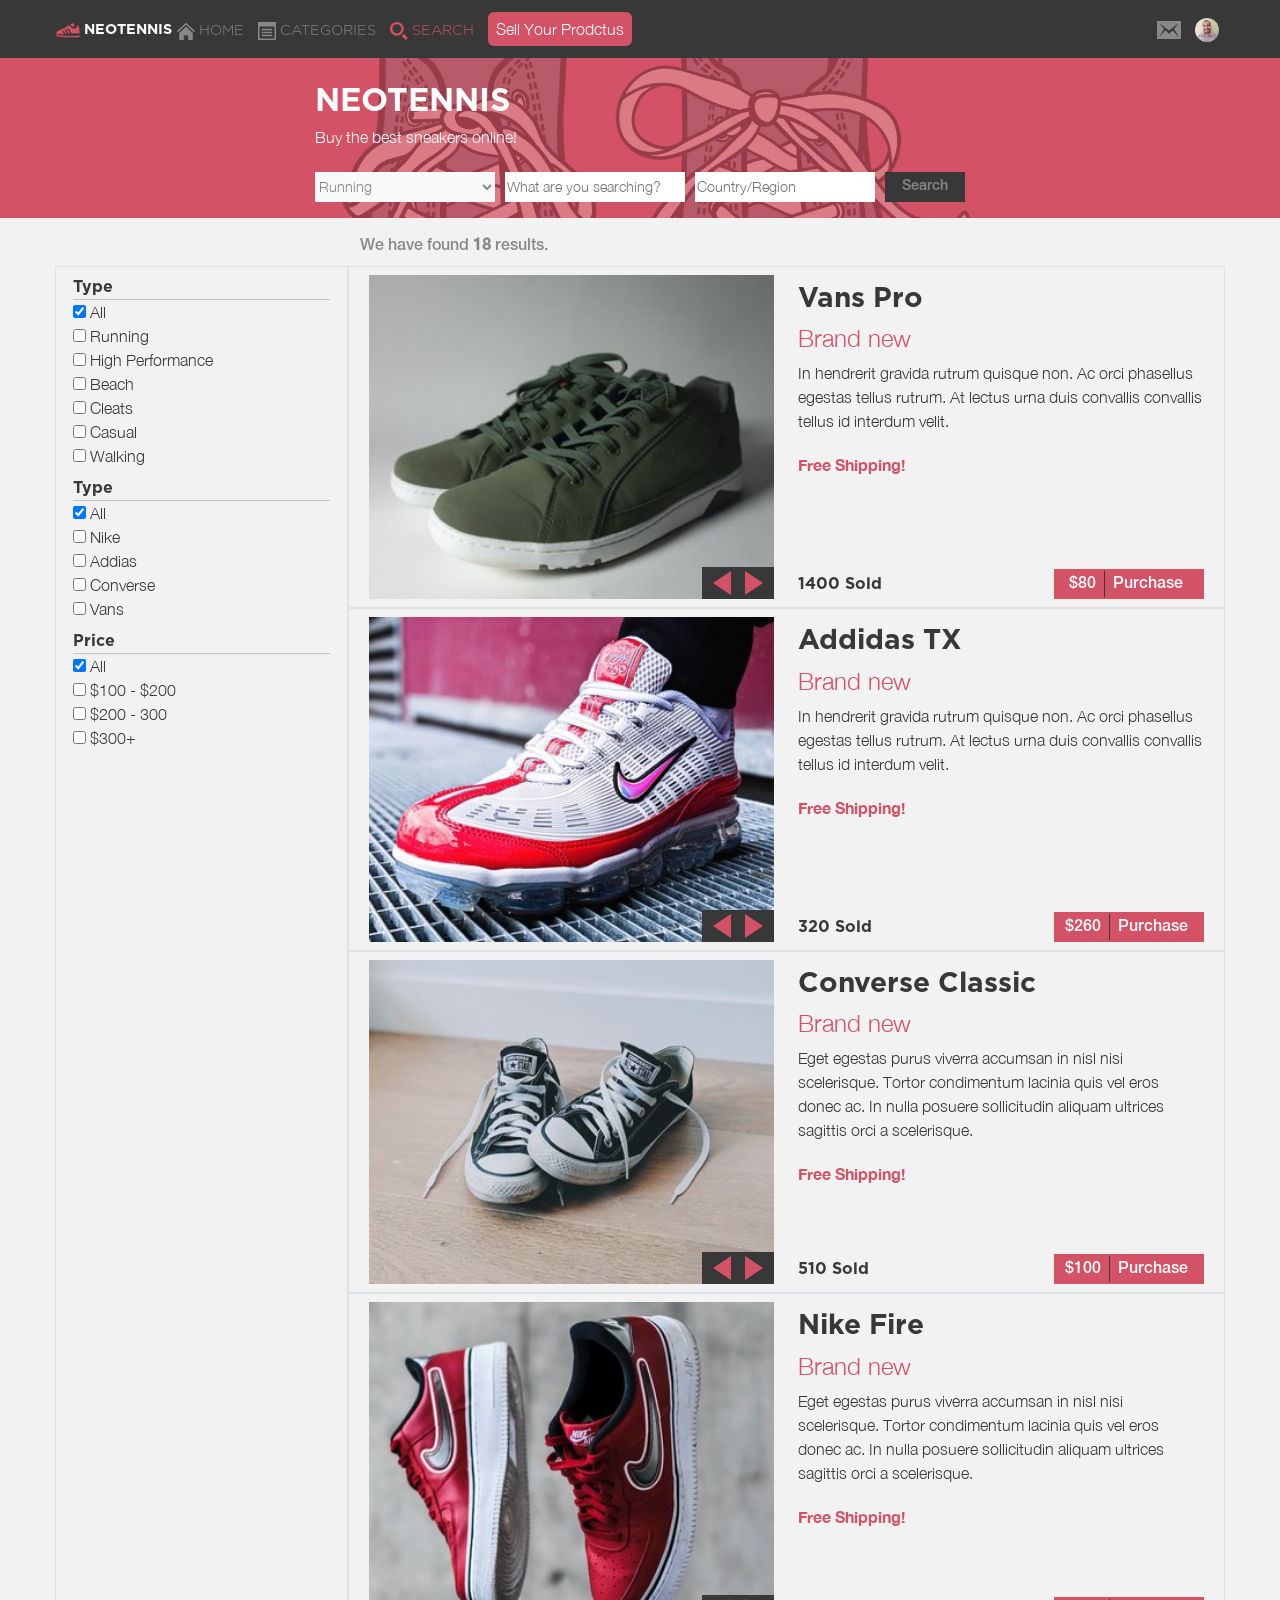
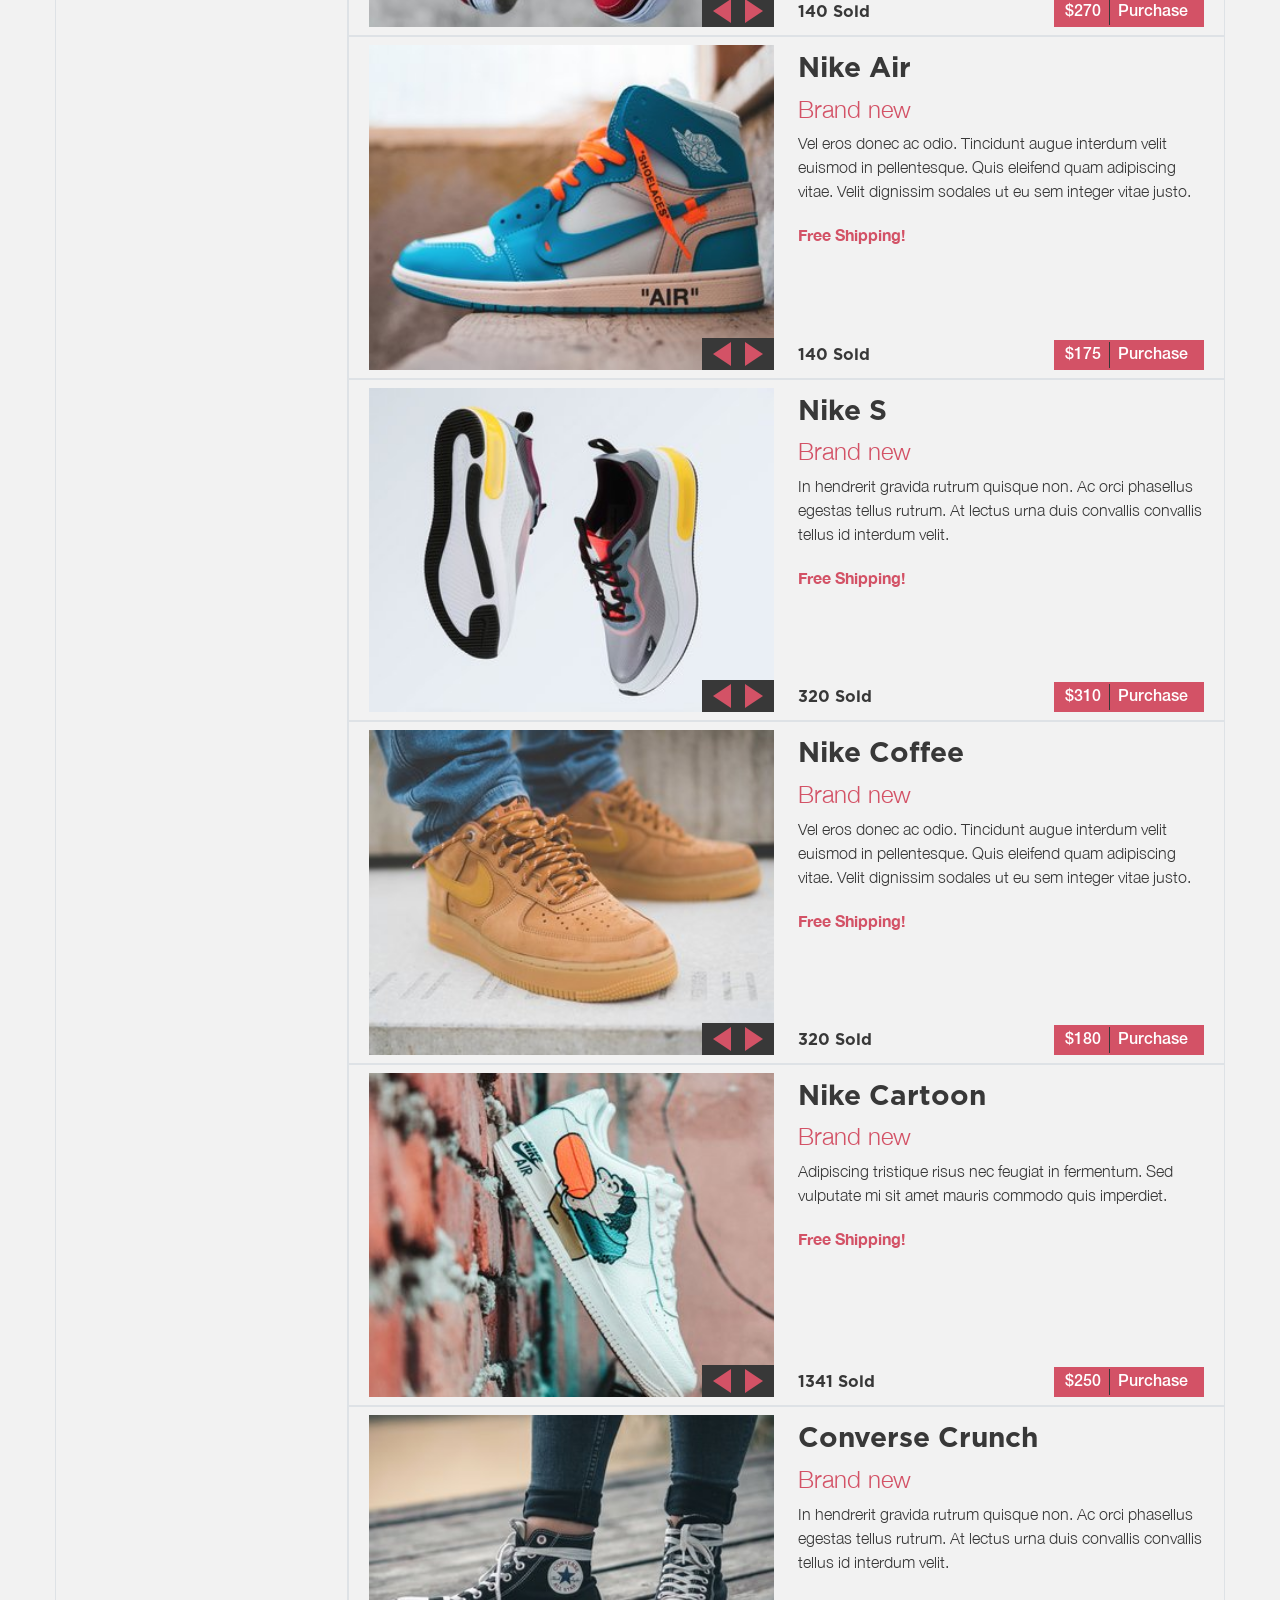
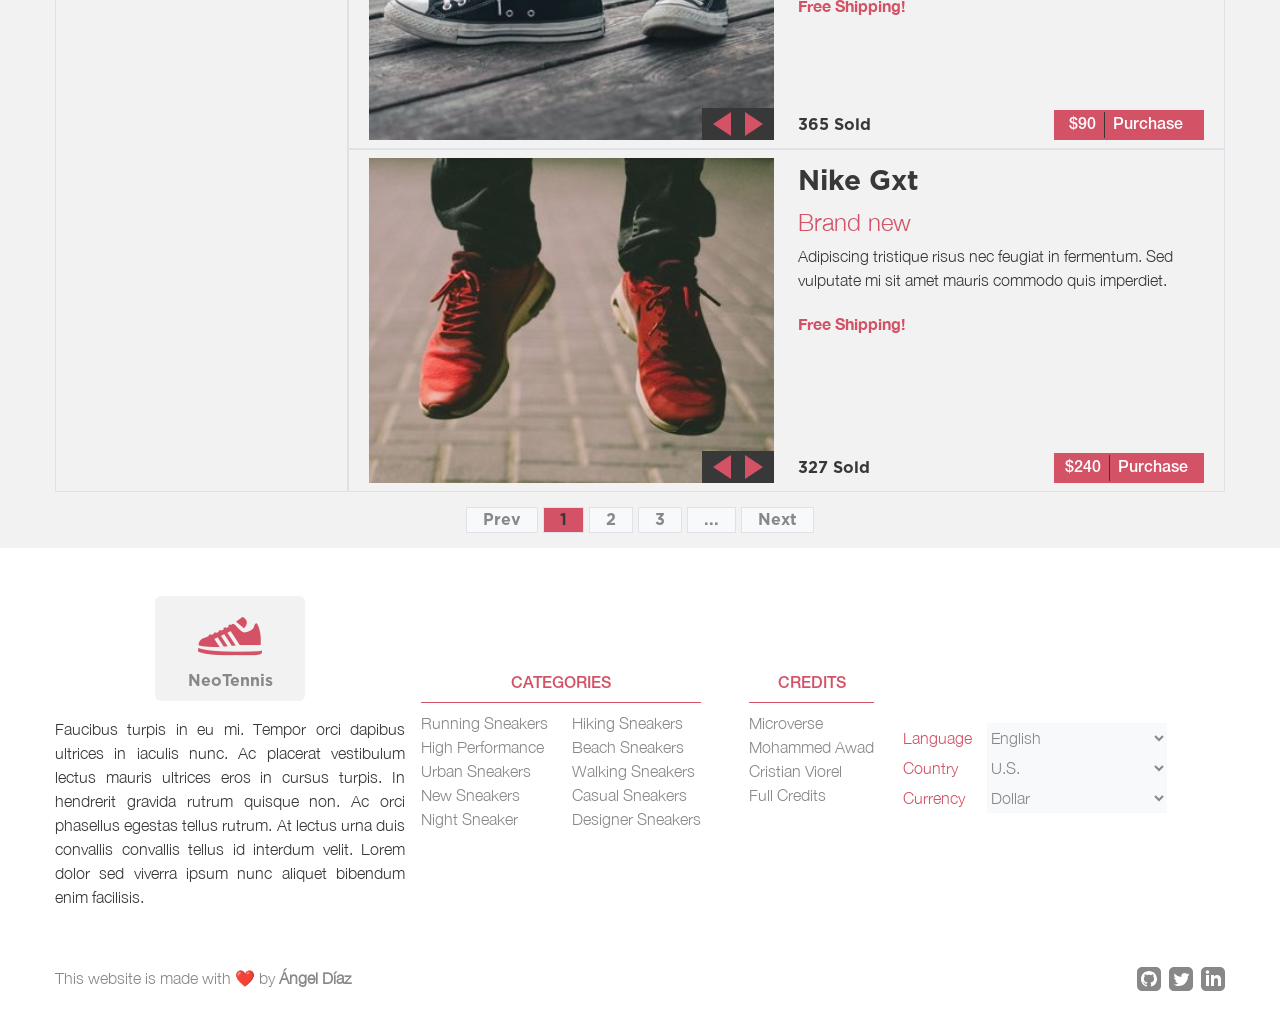
<file: neotennis/search.html>
<!DOCTYPE html>
<html lang="en" dir="ltr">
  <head>
    <meta charset="utf-8">
    <meta name="viewport" content="width=device-width, initial-scale=1.0" />
    <link href="https://cdn.jsdelivr.net/npm/bootstrap@5.0.0-beta3/dist/css/bootstrap.min.css" rel="stylesheet" integrity="sha384-eOJMYsd53ii+scO/bJGFsiCZc+5NDVN2yr8+0RDqr0Ql0h+rP48ckxlpbzKgwra6" crossorigin="anonymous">
    <link rel="stylesheet" href="./css/style.css">
    <title>NeoTennis</title>
    <script src="https://cdn.jsdelivr.net/npm/bootstrap@5.0.0-beta3/dist/js/bootstrap.bundle.min.js" integrity="sha384-JEW9xMcG8R+pH31jmWH6WWP0WintQrMb4s7ZOdauHnUtxwoG2vI5DkLtS3qm9Ekf" crossorigin="anonymous"></script>
  </head>
  <body>
    <header class="bg3">
      <div class="bg3 sticky-top">
        <nav class="container-wide d-flex justify-content-between justify-content-md-start align-items-center px-3 py-3 bg3 fs-6">
          <div>
            <a class="text-decoration-none" href="#">
              <img class="icon hide-small" src="./img/neotennis.png" alt="neotennis">
              <span class="color-light fss ftgb text-uppercase">NeoTennis</span>
            </a>
          </div>
          <ul class="list list-display">
            <li>
              <a class="text-decoration-none nav-links" href="./index.html">
                <svg xmlns="http://www.w3.org/2000/svg" width="18" height="18" viewBox="0 0 24 24"><path d="M12 6.453l9 8.375v9.172h-6v-6h-6v6h-6v-9.172l9-8.375zm12 5.695l-12-11.148-12 11.133 1.361 1.465 10.639-9.868 10.639 9.883 1.361-1.465z"/></svg>
                <span class="ftgl fss">HOME</span>
              </a>
            </li>
            <li class="d-none d-sm-inline-block">
              <a class="text-decoration-none nav-links" href="#">
                <svg xmlns="http://www.w3.org/2000/svg" width="18" height="18" viewBox="0 0 24 24"><path d="M19 11h-14v-2h14v2zm0 2h-14v2h14v-2zm0 4h-14v2h14v-2zm3-11v16h-20v-16h20zm2-6h-24v24h24v-24z"/></svg>
                <span class="ftgl fss">CATEGORIES</span>
              </a>
            </li>
            <li>
              <a class="text-decoration-none" href="./search.html">
                <svg class="svg-fill1" xmlns="http://www.w3.org/2000/svg" width="18" height="18" viewBox="0 0 24 24"><path d="M9.145 18.29c-5.042 0-9.145-4.102-9.145-9.145s4.103-9.145 9.145-9.145 9.145 4.103 9.145 9.145-4.102 9.145-9.145 9.145zm0-15.167c-3.321 0-6.022 2.702-6.022 6.022s2.702 6.022 6.022 6.022 6.023-2.702 6.023-6.022-2.702-6.022-6.023-6.022zm9.263 12.443c-.817 1.176-1.852 2.188-3.046 2.981l5.452 5.453 3.014-3.013-5.42-5.421z"/></svg>
                <span class="color1 ftgl fss">SEARCH</span>
              </a>
            </li>
            <li class="d-none d-md-inline-block">
              <a class="bg1 py-2 px-2 rounded text-decoration-none" href="#"><span class="color-light">Sell Your Prodctus</span></a>
            </li>
          </ul>
          <ul class="list list-display d-none d-md-inline-block flex-fill text-end">
            <li>
              <a class="text-decoration-none" href="#">
                <svg class="svg-fill2" xmlns="http://www.w3.org/2000/svg" width="24" height="24" viewBox="0 0 24 24"><path d="M0 3v18h24v-18h-24zm22 16l-6.526-6.618-3.445 3.483-3.418-3.525-6.611 6.66 5.051-8-5.051-6 10.029 7.446 9.971-7.446-4.998 6.01 4.998 7.99z"/></svg>
              </a>
            </li>
            <li>
              <a class="text-decoration-none" href="#"><img class="rounded-circle" src="./img/profile-mini.jpg" alt="profile"></a>
            </li>
          </ul>
        </nav>
      </div>
      <section class="bg1">
        <div class="container-medium header-img pt-4 pb-4 pb-md-2 bg1 text-left">
          <div class="pb-3 color-light">
            <h1 class="text-uppercase fs-2 ftgb">NeoTennis</h1>
            <h3 class="fs-6">Buy the best sneakers online!</h3>
          </div>
          <div>
            <ul class="list fss d-md-flex justify-content-center text-center">
              <li class="mb-2">
                <select class="input border-0 bg-light color2" name="categories">
                  <option value="Running" selected>Running</option>
                  <option value="Beach">Beach</option>
                  <option value="Casual">Casual</option>
                  <option value="High Performance">High Performance</option>
                </select>
              </li>
              <li class="mb-2">
                <input class="input border-0" type="text" name="search" placeholder="What are you searching?" value="">
              </li>
              <li class="mb-2">
                <input class="input border-0" type="text" name="location" placeholder="Country/Region" value="">
              </li>
              <li>
                <input class="input input-search bg3 gray-hover-red border-0 fthm" type="button" name="search" value="Search" onclick="window.location.href='./search.html'">
              </li>
            </ul>
          </div>
        </div>
      </section>
    </header>
    <main class="bg-medium">
      <div class="container-wide row">
        <div class="d-none d-lg-block col-lg-3 mt-5 border">
          <ul class="list">
            <li><label class="ftgb pt-2">Type</label></li>
            <li><hr class="m-0"></li>
            <li>
              <input type="checkbox" name="sneaker" value="All" checked> All<br>
              <input type="checkbox" name="sneaker" value="Running"> Running<br>
              <input type="checkbox" name="sneaker" value="High Performance"> High Performance<br>
              <input type="checkbox" name="sneaker" value="Beach"> Beach<br>
              <input type="checkbox" name="sneaker" value="Cleats"> Cleats<br>
              <input type="checkbox" name="sneaker" value="Casual"> Casual<br>
              <input type="checkbox" name="sneaker" value="Walking"> Walking<br>
            </li>
            <li><label class="ftgb pt-2">Type</label></li>
            <li><hr class="m-0"></li>
            <li>
              <input type="checkbox" name="brand" value="All" checked> All<br>
              <input type="checkbox" name="brand" value="Nike"> Nike<br>
              <input type="checkbox" name="brand" value="Addias"> Addias<br>
              <input type="checkbox" name="brand" value="Converse"> Converse<br>
              <input type="checkbox" name="brand" value="Converse"> Vans<br>
            </li>
            <li><label class="ftgb pt-2">Price</label></li>
            <li><hr class="m-0"></li>
            <li>
              <input type="checkbox" name="price" value="All" checked> All<br>
              <input type="checkbox" name="price" value="Nike"> $100 - $200<br>
              <input type="checkbox" name="price" value="Addias"> $200 - 300<br>
              <input type="checkbox" name="price" value="Converse"> $300+<br>
            </li>
          </ul>
        </div>
        <section class="col-lg-9">
          <div class="color2 fthm pt-3 pb-2">
            <div class="d-flex justify-content-between">
              <span>We have found <strong>18</strong> results.</span>
              <button class="d-block d-lg-none py-1 px-2 bg3 border-0 gray-hover-red" type="button" name="button" data-bs-toggle="collapse" data-bs-target="#filter" aria-expanded="false" aria-controls="filter">Filter</button>
            </div>
            <div class="collapse d-lg-none" id="filter">
              <div class="card card-body my-2">
                <ul class="list">
                  <li><label class="ftgb pt-2">Type</label></li>
                  <li><hr class="m-0"></li>
                  <li>
                    <input type="checkbox" name="sneaker" value="All" checked> All<br>
                    <input type="checkbox" name="sneaker" value="Running"> Running<br>
                    <input type="checkbox" name="sneaker" value="High Performance"> High Performance<br>
                    <input type="checkbox" name="sneaker" value="Beach"> Beach<br>
                    <input type="checkbox" name="sneaker" value="Cleats"> Cleats<br>
                    <input type="checkbox" name="sneaker" value="Casual"> Casual<br>
                    <input type="checkbox" name="sneaker" value="Walking"> Walking<br>
                  </li>
                  <li><label class="ftgb pt-2">Type</label></li>
                  <li><hr class="m-0"></li>
                  <li>
                    <input type="checkbox" name="brand" value="All" checked> All<br>
                    <input type="checkbox" name="brand" value="Nike"> Nike<br>
                    <input type="checkbox" name="brand" value="Addias"> Addias<br>
                    <input type="checkbox" name="brand" value="Converse"> Converse<br>
                    <input type="checkbox" name="brand" value="Converse"> Vans<br>
                  </li>
                  <li><label class="ftgb pt-2">Price</label></li>
                  <li><hr class="m-0"></li>
                  <li>
                    <input type="checkbox" name="price" value="All" checked> All<br>
                    <input type="checkbox" name="price" value="Nike"> $100 - $200<br>
                    <input type="checkbox" name="price" value="Addias"> $200 - 300<br>
                    <input type="checkbox" name="price" value="Converse"> $300+<br>
                  </li>
                </ul>
              </div>
            </div>
          </div>
          <div class="search-results-grid">
            <div class="row p-2 border">
              <div class="col-md-6 position-relative">
                <a href="#"><img class="img-fluid w-100 hover-op" src="./img/sneaker-shop1.jpg" alt="sneaker"></a>
                <div class="controllers bg3 d-lg-flex px-2 py-1">
                  <svg class="svg-fill1" xmlns="http://www.w3.org/2000/svg" width="24" height="24" viewBox="0 0 24 24"><path d="M3 12l18-12v24z"/></svg>
                  <svg class="svg-fill1 ms-2" xmlns="http://www.w3.org/2000/svg" width="24" height="24" viewBox="0 0 24 24"><path d="M21 12l-18 12v-24z"/></svg>
                </div>
              </div>
              <div class="d-flex flex-column justify-content-between col-md-6 pt-2">
                <div>
                  <a class="text-decoration-none" href="#"><h3 class="smoke-hover-red ftgb">Vans Pro</h3></a>
                  <h4 class="color1">Brand new</h4>
                  <p>In hendrerit gravida rutrum quisque non. Ac orci phasellus egestas tellus rutrum. At lectus urna duis convallis convallis tellus id interdum velit.</p>
                  <label class="py-1 fthb color1">Free Shipping!</label>
                </div>
                <div class="d-flex justify-content-between align-items-center">
                  <label class="ftgb">1400 Sold</label>
                  <div class="bg1 buy fthm">
                    <label class="pe-2 color-light">$80</label>
                    <input class="ps-2 bg1 white-hover-gray" type="button" name="add" value="Purchase">
                  </div>
                </div>
              </div>
            </div>
            <div class="row p-2 border">
              <div class="col-md-6 position-relative">
                <a href="#"><img class="img-fluid w-100 hover-op" src="./img/sneaker-shop2.jpg" alt="sneaker"></a>
                <div class="controllers bg3 d-lg-flex px-2 py-1">
                  <svg class="svg-fill1" xmlns="http://www.w3.org/2000/svg" width="24" height="24" viewBox="0 0 24 24"><path d="M3 12l18-12v24z"/></svg>
                  <svg class="svg-fill1 ms-2" xmlns="http://www.w3.org/2000/svg" width="24" height="24" viewBox="0 0 24 24"><path d="M21 12l-18 12v-24z"/></svg>
                </div>
              </div>
              <div class="d-flex flex-column justify-content-between col-md-6 pt-2">
                <div>
                  <a class="text-decoration-none" href="#"><h3 class="smoke-hover-red ftgb">Addidas TX</h3></a>
                  <h4 class="color1">Brand new</h4>
                  <p>In hendrerit gravida rutrum quisque non. Ac orci phasellus egestas tellus rutrum. At lectus urna duis convallis convallis tellus id interdum velit.</p>
                  <label class="py-1 fthb color1">Free Shipping!</label>
                </div>
                <div class="d-flex justify-content-between align-items-center">
                  <label class="ftgb">320 Sold</label>
                  <div class="bg1 buy fthm">
                    <label class="pe-2 color-light">$260</label>
                    <input class="ps-2 bg1 white-hover-gray" type="button" name="add" value="Purchase">
                  </div>
                </div>
              </div>
            </div>
            <div class="row p-2 border">
              <div class="col-md-6 position-relative">
                <a href="#"><img class="img-fluid w-100 hover-op" src="./img/sneaker-shop3.jpg" alt="sneaker"></a>
                <div class="controllers bg3 d-lg-flex px-2 py-1">
                  <svg class="svg-fill1" xmlns="http://www.w3.org/2000/svg" width="24" height="24" viewBox="0 0 24 24"><path d="M3 12l18-12v24z"/></svg>
                  <svg class="svg-fill1 ms-2" xmlns="http://www.w3.org/2000/svg" width="24" height="24" viewBox="0 0 24 24"><path d="M21 12l-18 12v-24z"/></svg>
                </div>
              </div>
              <div class="d-flex flex-column justify-content-between col-md-6 pt-2">
                <div>
                  <a class="text-decoration-none" href="#"><h3 class="smoke-hover-red ftgb">Converse Classic</h3></a>
                  <h4 class="color1">Brand new</h4>
                  <p>Eget egestas purus viverra accumsan in nisl nisi scelerisque. Tortor condimentum lacinia quis vel eros donec ac. In nulla posuere sollicitudin aliquam ultrices sagittis orci a scelerisque.</p>
                  <label class="py-1 fthb color1">Free Shipping!</label>
                </div>
                <div class="d-flex justify-content-between align-items-center">
                  <label class="ftgb">510 Sold</label>
                  <div class="bg1 buy fthm">
                    <label class="pe-2 color-light">$100</label>
                    <input class="ps-2 bg1 white-hover-gray" type="button" name="add" value="Purchase">
                  </div>
                </div>
              </div>
            </div>
            <div class="row p-2 border">
              <div class="col-md-6 position-relative">
                <a href="#"><img class="img-fluid w-100 hover-op" src="./img/sneaker-shop4.jpg" alt="sneaker"></a>
                <div class="controllers bg3 d-lg-flex px-2 py-1">
                  <svg class="svg-fill1" xmlns="http://www.w3.org/2000/svg" width="24" height="24" viewBox="0 0 24 24"><path d="M3 12l18-12v24z"/></svg>
                  <svg class="svg-fill1 ms-2" xmlns="http://www.w3.org/2000/svg" width="24" height="24" viewBox="0 0 24 24"><path d="M21 12l-18 12v-24z"/></svg>
                </div>
              </div>
              <div class="d-flex flex-column justify-content-between col-md-6 pt-2">
                <div>
                  <a class="text-decoration-none" href="#"><h3 class="smoke-hover-red ftgb">Nike Fire</h3></a>
                  <h4 class="color1">Brand new</h4>
                  <p>Eget egestas purus viverra accumsan in nisl nisi scelerisque. Tortor condimentum lacinia quis vel eros donec ac. In nulla posuere sollicitudin aliquam ultrices sagittis orci a scelerisque.</p>
                  <label class="py-1 fthb color1">Free Shipping!</label>
                </div>
                <div class="d-flex justify-content-between align-items-center">
                  <label class="ftgb">140 Sold</label>
                  <div class="bg1 buy fthm">
                    <label class="pe-2 color-light">$270</label>
                    <input class="ps-2 bg1 white-hover-gray" type="button" name="add" value="Purchase">
                  </div>
                </div>
              </div>
            </div>
            <div class="row p-2 border">
              <div class="col-md-6 position-relative">
                <a href="#"><img class="img-fluid w-100 hover-op" src="./img/sneaker-shop5.jpg" alt="sneaker"></a>
                <div class="controllers bg3 d-lg-flex px-2 py-1">
                  <svg class="svg-fill1" xmlns="http://www.w3.org/2000/svg" width="24" height="24" viewBox="0 0 24 24"><path d="M3 12l18-12v24z"/></svg>
                  <svg class="svg-fill1 ms-2" xmlns="http://www.w3.org/2000/svg" width="24" height="24" viewBox="0 0 24 24"><path d="M21 12l-18 12v-24z"/></svg>
                </div>
              </div>
              <div class="d-flex flex-column justify-content-between col-md-6 pt-2">
                <div>
                  <a class="text-decoration-none" href="#"><h3 class="smoke-hover-red ftgb">Nike Air</h3></a>
                  <h4 class="color1">Brand new</h4>
                  <p>Vel eros donec ac odio. Tincidunt augue interdum velit euismod in pellentesque. Quis eleifend quam adipiscing vitae. Velit dignissim sodales ut eu sem integer vitae justo.</p>
                  <label class="py-1 fthb color1">Free Shipping!</label>
                </div>
                <div class="d-flex justify-content-between align-items-center">
                  <label class="ftgb">140 Sold</label>
                  <div class="bg1 buy fthm">
                    <label class="pe-2 color-light">$175</label>
                    <input class="ps-2 bg1 white-hover-gray" type="button" name="add" value="Purchase">
                  </div>
                </div>
              </div>
            </div>
            <div class="row p-2 border">
              <div class="col-md-6 position-relative">
                <a href="#"><img class="img-fluid w-100 hover-op" src="./img/sneaker-shop6.jpg" alt="sneaker"></a>
                <div class="controllers bg3 d-lg-flex px-2 py-1">
                  <svg class="svg-fill1" xmlns="http://www.w3.org/2000/svg" width="24" height="24" viewBox="0 0 24 24"><path d="M3 12l18-12v24z"/></svg>
                  <svg class="svg-fill1 ms-2" xmlns="http://www.w3.org/2000/svg" width="24" height="24" viewBox="0 0 24 24"><path d="M21 12l-18 12v-24z"/></svg>
                </div>
              </div>
              <div class="d-flex flex-column justify-content-between col-md-6 pt-2">
                <div>
                  <a class="text-decoration-none" href="#"><h3 class="smoke-hover-red ftgb">Nike S</h3></a>
                  <h4 class="color1">Brand new</h4>
                  <p>In hendrerit gravida rutrum quisque non. Ac orci phasellus egestas tellus rutrum. At lectus urna duis convallis convallis tellus id interdum velit.</p>
                  <label class="py-1 fthb color1">Free Shipping!</label>
                </div>
                <div class="d-flex justify-content-between align-items-center">
                  <label class="ftgb">320 Sold</label>
                  <div class="bg1 buy fthm">
                    <label class="pe-2 color-light">$310</label>
                    <input class="ps-2 bg1 white-hover-gray" type="button" name="add" value="Purchase">
                  </div>
                </div>
              </div>
            </div>
            <div class="row p-2 border">
              <div class="col-md-6 position-relative">
                <a href="#"><img class="img-fluid w-100 hover-op" src="./img/sneaker-shop7.jpg" alt="sneaker"></a>
                <div class="controllers bg3 d-lg-flex px-2 py-1">
                  <svg class="svg-fill1" xmlns="http://www.w3.org/2000/svg" width="24" height="24" viewBox="0 0 24 24"><path d="M3 12l18-12v24z"/></svg>
                  <svg class="svg-fill1 ms-2" xmlns="http://www.w3.org/2000/svg" width="24" height="24" viewBox="0 0 24 24"><path d="M21 12l-18 12v-24z"/></svg>
                </div>
              </div>
              <div class="d-flex flex-column justify-content-between col-md-6 pt-2">
                <div>
                  <a class="text-decoration-none" href="#"><h3 class="smoke-hover-red ftgb">Nike Coffee</h3></a>
                  <h4 class="color1">Brand new</h4>
                  <p>Vel eros donec ac odio. Tincidunt augue interdum velit euismod in pellentesque. Quis eleifend quam adipiscing vitae. Velit dignissim sodales ut eu sem integer vitae justo.</p>
                  <label class="py-1 fthb color1">Free Shipping!</label>
                </div>
                <div class="d-flex justify-content-between align-items-center">
                  <label class="ftgb">320 Sold</label>
                  <div class="bg1 buy fthm">
                    <label class="pe-2 color-light">$180</label>
                    <input class="ps-2 bg1 white-hover-gray" type="button" name="add" value="Purchase">
                  </div>
                </div>
              </div>
            </div>
            <div class="row p-2 border">
              <div class="col-md-6 position-relative">
                <a href="#"><img class="img-fluid w-100 hover-op" src="./img/sneaker-shop8.jpg" alt="sneaker"></a>
                <div class="controllers bg3 d-lg-flex px-2 py-1">
                  <svg class="svg-fill1" xmlns="http://www.w3.org/2000/svg" width="24" height="24" viewBox="0 0 24 24"><path d="M3 12l18-12v24z"/></svg>
                  <svg class="svg-fill1 ms-2" xmlns="http://www.w3.org/2000/svg" width="24" height="24" viewBox="0 0 24 24"><path d="M21 12l-18 12v-24z"/></svg>
                </div>
              </div>
              <div class="d-flex flex-column justify-content-between col-md-6 pt-2">
                <div>
                  <a class="text-decoration-none" href="#"><h3 class="smoke-hover-red ftgb">Nike Cartoon</h3></a>
                  <h4 class="color1">Brand new</h4>
                  <p>Adipiscing tristique risus nec feugiat in fermentum. Sed vulputate mi sit amet mauris commodo quis imperdiet. </p>
                  <label class="py-1 fthb color1">Free Shipping!</label>
                </div>
                <div class="d-flex justify-content-between align-items-center">
                  <label class="ftgb">1341 Sold</label>
                  <div class="bg1 buy fthm">
                    <label class="pe-2 color-light">$250</label>
                    <input class="ps-2 bg1 white-hover-gray" type="button" name="add" value="Purchase">
                  </div>
                </div>
              </div>
            </div>
            <div class="row p-2 border">
              <div class="col-md-6 position-relative">
                <a href="#"><img class="img-fluid w-100 hover-op" src="./img/sneaker14.jpg" alt="sneaker"></a>
                <div class="controllers bg3 d-lg-flex px-2 py-1">
                  <svg class="svg-fill1" xmlns="http://www.w3.org/2000/svg" width="24" height="24" viewBox="0 0 24 24"><path d="M3 12l18-12v24z"/></svg>
                  <svg class="svg-fill1 ms-2" xmlns="http://www.w3.org/2000/svg" width="24" height="24" viewBox="0 0 24 24"><path d="M21 12l-18 12v-24z"/></svg>
                </div>
              </div>
              <div class="d-flex flex-column justify-content-between col-md-6 pt-2">
                <div>
                  <a class="text-decoration-none" href="#"><h3 class="smoke-hover-red ftgb">Converse Crunch</h3></a>
                  <h4 class="color1">Brand new</h4>
                  <p>In hendrerit gravida rutrum quisque non. Ac orci phasellus egestas tellus rutrum. At lectus urna duis convallis convallis tellus id interdum velit.</p>
                  <label class="py-1 fthb color1">Free Shipping!</label>
                </div>
                <div class="d-flex justify-content-between align-items-center">
                  <label class="ftgb">365 Sold</label>
                  <div class="bg1 buy fthm">
                    <label class="pe-2 color-light">$90</label>
                    <input class="ps-2 bg1 white-hover-gray" type="button" name="add" value="Purchase">
                  </div>
                </div>
              </div>
            </div>
            <div class="row p-2 border">
              <div class="col-md-6 position-relative">
                <a href="#"><img class="img-fluid w-100 hover-op" src="./img/sneaker16.jpg" alt="sneaker"></a>
                <div class="controllers bg3 d-lg-flex px-2 py-1">
                  <svg class="svg-fill1" xmlns="http://www.w3.org/2000/svg" width="24" height="24" viewBox="0 0 24 24"><path d="M3 12l18-12v24z"/></svg>
                  <svg class="svg-fill1 ms-2" xmlns="http://www.w3.org/2000/svg" width="24" height="24" viewBox="0 0 24 24"><path d="M21 12l-18 12v-24z"/></svg>
                </div>
              </div>
              <div class="d-flex flex-column justify-content-between col-md-6 pt-2">
                <div>
                  <a class="text-decoration-none" href="#"><h3 class="smoke-hover-red ftgb">Nike Gxt</h3></a>
                  <h4 class="color1">Brand new</h4>
                  <p>Adipiscing tristique risus nec feugiat in fermentum. Sed vulputate mi sit amet mauris commodo quis imperdiet.</p>
                  <label class="py-1 fthb color1">Free Shipping!</label>
                </div>
                <div class="d-flex justify-content-between align-items-center">
                  <label class="ftgb">327 Sold</label>
                  <div class="bg1 buy fthm">
                    <label class="pe-2 color-light">$240</label>
                    <input class="ps-2 bg1 white-hover-gray" type="button" name="add" value="Purchase">
                  </div>
                </div>
              </div>
            </div>
          </div>
        </section>
      </div>
      <div class="text-center py-3">
        <nav>
          <ul class="list list-display list-pag ftgb">
            <li>
              <a class="text-decoration-none bg-light px-3 py-1 border" href="#"><span class="gray-hover-red">Prev</span></a>
            </li>
            <li>
              <a class="text-decoration-none bg1 px-3 py-1 border" href="#"><span class="color3">1</span></a>
              <a class="text-decoration-none bg-light px-3 py-1 border" href="#"><span class="gray-hover-red">2</span></a>
              <a class="text-decoration-none bg-light px-3 py-1 border" href="#"><span class="gray-hover-red">3</span></a>
              <a class="text-decoration-none bg-light px-3 py-1 border" href="#"><span class="gray-hover-red">...</span></a>
            </li>
            <li>
              <a class="text-decoration-none bg-light px-3 py-1 border" href="#"><span class="gray-hover-red">Next</span></a>
            </li>
          </ul>
        </nav>
      </div>
    </main>
    <footer class="container-wide mt-5">
      <div class="d-lg-flex align-items-center">
        <div class="footer-p me-3">
          <div class="px-3 footer-logo-container py-2 bg-medium text-center rounded m-auto">
            <img class="footer-logo" src="./img/neotennis.png" alt="neotennis"><br>
            <label class="color2 ftgb">NeoTennis</label>
          </div>
          <div class="py-3 tex">
            <p>Faucibus turpis in eu mi. Tempor orci dapibus ultrices in iaculis nunc. Ac placerat vestibulum lectus mauris ultrices eros in cursus turpis. In hendrerit gravida rutrum quisque non. Ac orci phasellus egestas tellus rutrum. At lectus urna duis convallis convallis tellus id interdum velit. Lorem dolor sed viverra ipsum nunc aliquet bibendum enim facilisis.</p>
          </div>
        </div>
        <div class="d-md-flex">
          <div class="d-none d-sm-flex">
            <div class="flex-fill me-4">
              <div class="bottom-border text-center">
                <h4 class="color1 fs-6 fthm">CATEGORIES</h4>
              </div>
              <div class="row">
                <div class="col text-nowrap pt-2">
                  <a class="d-block text-decoration-none" href="#"><span class="gray-hover-smoke">Running Sneakers</span></a>
                  <a class="d-block text-decoration-none" href="./index.html#high-performance"><span class="gray-hover-smoke">High Performance</span></a>
                  <a class="d-block text-decoration-none" href="./index.html#urban"><span class="gray-hover-smoke">Urban Sneakers</span></a>
                  <a class="d-block text-decoration-none" href="./index.html#new"><span class="gray-hover-smoke">New Sneakers</span></a>
                  <a class="d-block text-decoration-none" href="./index.html#night"><span class="gray-hover-smoke">Night Sneaker</span></a>
                </div>
                <div class="col text-nowrap pt-2">
                  <a class="d-block text-decoration-none" href="#"><span class="gray-hover-smoke">Hiking Sneakers</span></a>
                  <a class="d-block text-decoration-none" href="#"><span class="gray-hover-smoke">Beach Sneakers</span></a>
                  <a class="d-block text-decoration-none" href="#"><span class="gray-hover-smoke">Walking Sneakers</span></a>
                  <a class="d-block text-decoration-none" href="./index.html#casual"><span class="gray-hover-smoke">Casual Sneakers</span></a>
                  <a class="d-block text-decoration-none" href="#"><span class="gray-hover-smoke">Designer Sneakers</span></a>
                </div>
              </div>
            </div>
            <div class="mx-4">
              <div class="bottom-border text-center">
                <h4 class="color1 fs-6 fthm">CREDITS</h4>
              </div>
              <div class="text-nowrap pt-2">
                <a class="d-block text-decoration-none" href="https://www.microverse.org/"><span class="gray-hover-smoke">Microverse</span></a>
                <a class="d-block text-decoration-none" href="https://www.behance.net/M_Awad"><span class="gray-hover-smoke">Mohammed Awad</span></a>
                <a class="d-block text-decoration-none" href="https://www.notion.so/ZATTIX-design-full-view-ed43f6bdfe0144608d4f2fc18758e81a"><span class="gray-hover-smoke">Cristian Viorel</span></a>
                <a class="d-block text-decoration-none" href="https://github.com/ad9311/neotennis-capstone/blob/devel-home/README.md"><span class="gray-hover-smoke">Full Credits</span></a>
              </div>
            </div>
          </div>
          <div class="mt-3 my-md-5">
            <form action="get">
              <ul class="list">
                <li>
                  <label class="color1 label" for="language">Language</label>
                  <select id="language" class="input color2 border-0 bg-light color2" name="country">
                    <option value="Español" >Español</option>
                    <option value="English" selected>English</option>
                    <option value="Portugês">Portugês</option>
                  </select>
                </li>
                <li>
                  <label class="color1 label" for="country">Country</label>
                  <select id="country" class="input color2 border-0 bg-light color2" name="country">
                    <option value="Colombia">Colombia</option>
                    <option value="U.S." selected>U.S.</option>
                    <option value="Brazil">Brazil</option>
                    <option value="Venezuela">Venezuela</option>
                  </select>
                </li>
                <li>
                  <label class="color1 label" for="currency">Currency</label>
                  <select id="currency" class="input color2 border-0 bg-light color2" name="country">
                    <option value="Peso" >Peso</option>
                    <option value="Dolar" selected>Dollar</option>
                    <option value="Real">Real</option>
                  </select>
                </li>
              </ul>
            </form>
          </div>
        </div>
      </div>
      <div class="d-sm-flex align-items-center py-4">
        <div>
          <span class="color2">This website is made with ❤️ by <strong>Ángel Díaz</strong></span>
        </div>
        <div class="flex-fill text-sm-end">
          <a class="pe-1 text-decoration-none" href="https://github.com/ad9311">
            <svg class="svg-fill2" xmlns="http://www.w3.org/2000/svg" width="24" height="24" viewBox="0 0 24 24"><path d="M19 0h-14c-2.761 0-5 2.239-5 5v14c0 2.761 2.239 5 5 5h14c2.762 0 5-2.239 5-5v-14c0-2.761-2.238-5-5-5zm-4.466 19.59c-.405.078-.534-.171-.534-.384v-2.195c0-.747-.262-1.233-.55-1.481 1.782-.198 3.654-.875 3.654-3.947 0-.874-.312-1.588-.823-2.147.082-.202.356-1.016-.079-2.117 0 0-.671-.215-2.198.82-.64-.18-1.324-.267-2.004-.271-.68.003-1.364.091-2.003.269-1.528-1.035-2.2-.82-2.2-.82-.434 1.102-.16 1.915-.077 2.118-.512.56-.824 1.273-.824 2.147 0 3.064 1.867 3.751 3.645 3.954-.229.2-.436.552-.508 1.07-.457.204-1.614.557-2.328-.666 0 0-.423-.768-1.227-.825 0 0-.78-.01-.055.487 0 0 .525.246.889 1.17 0 0 .463 1.428 2.688.944v1.489c0 .211-.129.459-.528.385-3.18-1.057-5.472-4.056-5.472-7.59 0-4.419 3.582-8 8-8s8 3.581 8 8c0 3.533-2.289 6.531-5.466 7.59z"/></svg>
          </a>
          <a class="pe-1 text-decoration-none" href="https://twitter.com/adiaz9311">
            <svg class="svg-fill2" xmlns="http://www.w3.org/2000/svg" width="24" height="24" viewBox="0 0 24 24"><path d="M19 0h-14c-2.761 0-5 2.239-5 5v14c0 2.761 2.239 5 5 5h14c2.762 0 5-2.239 5-5v-14c0-2.761-2.238-5-5-5zm-.139 9.237c.209 4.617-3.234 9.765-9.33 9.765-1.854 0-3.579-.543-5.032-1.475 1.742.205 3.48-.278 4.86-1.359-1.437-.027-2.649-.976-3.066-2.28.515.098 1.021.069 1.482-.056-1.579-.317-2.668-1.739-2.633-3.26.442.246.949.394 1.486.411-1.461-.977-1.875-2.907-1.016-4.383 1.619 1.986 4.038 3.293 6.766 3.43-.479-2.053 1.08-4.03 3.199-4.03.943 0 1.797.398 2.395 1.037.748-.147 1.451-.42 2.086-.796-.246.767-.766 1.41-1.443 1.816.664-.08 1.297-.256 1.885-.517-.439.656-.996 1.234-1.639 1.697z"/></svg>
          </a>
          <a class="text-decoration-none" href="https://www.linkedin.com/in/ad9311/">
            <svg class="svg-fill2" xmlns="http://www.w3.org/2000/svg" width="24" height="24" viewBox="0 0 24 24"><path d="M19 0h-14c-2.761 0-5 2.239-5 5v14c0 2.761 2.239 5 5 5h14c2.762 0 5-2.239 5-5v-14c0-2.761-2.238-5-5-5zm-11 19h-3v-11h3v11zm-1.5-12.268c-.966 0-1.75-.79-1.75-1.764s.784-1.764 1.75-1.764 1.75.79 1.75 1.764-.783 1.764-1.75 1.764zm13.5 12.268h-3v-5.604c0-3.368-4-3.113-4 0v5.604h-3v-11h3v1.765c1.396-2.586 7-2.777 7 2.476v6.759z"/></svg>
          </a>
        </div>
      </div>
    </footer>
  </body>
</html>
</file>
<file: neotennis/css/style.css>
@import "font.css";
body {
  padding: 0;
  margin: 0;
  color: #383838;
  font-family: "Helvetica-Neue-Light", sans-serif;
}

/* Containers */
.container-wide {
  max-width: 1200px;
  margin: auto;
  padding-left: 15px;
  padding-right: 15px;
}

.container-medium {
  max-width: 680px;
  margin: auto;
  padding-left: 15px;
  padding-right: 15px;
}

.carousel-container {
  width: 850px;
  margin: auto;
}

.carousel-container-inner {
  width: 650px;
  margin: auto;
}

.search-section {
  height: auto;
}

.footer-logo-container {
  width: 150px;
}

.header-img {
  background-image: url("../img/cover-cropped.png");
  background-size: cover;
  background-position: center;
}

.buy {
  display: flex;
  justify-content: center;
  align-items: center;
  width: 150px;
  height: 30px;
}
.buy input {
  border: transparent;
  border-left: 1px solid #383838;
}

.footer-p {
  width: auto;
  text-align: justify;
  text-justify: inter-word;
}

.controllers {
  position: absolute;
  bottom: 0;
  right: 12px;
}

/* Backgrounds */
.bg1 {
  background-color: #d35266;
}

.bg3 {
  background-color: #383838;
}

.bg-light {
  background-color: white;
}

.bg-medium {
  background-color: #f2f2f2;
}

/* Font */
.ftgb {
  font-family: "Gotham-Bold", sans-serif;
}

.ftgl {
  font-family: "Gotham-Rounded-Light", sans-serif;
}

.fthm {
  font-family: "Helvetica-Neue-Medium", sans-serif;
}

.fthb {
  font-family: "Helvetica-Neue-Bold", sans-serif;
}

.fss {
  font-size: 0.9rem;
}

.color1 {
  color: #d35266;
}

.color2 {
  color: #888;
}

.color3 {
  color: #383838;
}

.color-light {
  color: white;
}

/* Text */
.product-text {
  width: 120px;
}

.hide-small {
  display: none;
}

/* Hover */
.white-hover-gray {
  color: white;
  transition-duration: 0.5s;
}

.white-hover-gray:hover {
  color: #383838;
}

.gray-hover-red {
  color: #888;
  transition-duration: 0.5s;
}

.gray-hover-red:hover {
  color: #d35266;
}

.gray-hover-smoke {
  color: #888;
  transition-duration: 0.5s;
}

.gray-hover-smoke:hover {
  color: #383838;
}

.smoke-hover-red {
  color: #383838;
  transition-duration: 0.5s;
}

.smoke-hover-red:hover {
  color: #d35266;
}

.nav-links {
  color: #888;
  transition-duration: 0.5s;
}
.nav-links svg {
  transition-duration: 0.5s;
  fill: #888;
}

.nav-links:hover {
  color: #d35266;
}
.nav-links:hover svg {
  fill: #d35266;
}

/* Icons */
.icon {
  width: 24px;
  height: 24px;
}

.footer-logo {
  width: 64px;
  height: 64px;
}

/* SVG */
.svg-fill1 {
  fill: #d35266;
}

.svg-fill2 {
  fill: #888;
}

/* Lists */
.list {
  padding: 0;
  margin: 0;
}
.list li {
  padding: 0 5px;
  list-style: none;
}

.list-display li {
  display: inline-block;
}

.list-pag li {
  padding: 0;
}

/* Inputs */
.input {
  width: 180px;
  height: 30px;
}

.input-search {
  width: 180px;
}

.add {
  fill: #383838;
}

.add:hover {
  background-color: #d35266;
  transition-duration: 0.5s;
}

.label {
  width: 80px;
}

.hover-op {
  opacity: 1;
  transition-duration: 0.5s;
}

.hover-op:hover {
  opacity: 0.7;
}

/* Grids */
.products-grid {
  display: block;
}

.search-results-grid {
  display: block;
}

/* Borders */
.bottom-border {
  border-bottom: 1px solid #d35266;
}

@media (min-width: 368px) {
  .hide-small {
    display: inline-block;
  }
}
@media (min-width: 576px) {
  .products-grid {
    display: grid;
    column-gap: 15px;
    grid-template-columns: auto auto;
    grid-template-rows: auto auto;
  }

  .search-results-grid {
    display: grid;
    column-gap: 30px;
    grid-template-columns: auto auto;
    grid-template-rows: auto;
  }
}
@media (min-width: 768px) {
  .search-section {
    height: 220px;
  }

  .input-search {
    width: 80px;
  }

  .products-grid {
    display: grid;
    column-gap: 15px;
    grid-template-columns: auto auto auto auto;
    grid-template-rows: auto;
  }

  .search-results-grid {
    display: block;
  }
}
@media (min-width: 992px) {
  .footer-p {
    width: 350px;
  }
}

/*# sourceMappingURL=style.css.map */
</file>
<file: nwbc/mobile.css>
.left_nav,
.right_nav,
.top_black_navigation {
  display: none;
}

.footer_legal {
  display: inline;
}

.top_black_navigation {
  display: none;
}

.news_headline {
  margin-top: 108px;
}

.orange_shadow {
  display: none;
}

.hg_date_logo {
  display: none;
}

.more_links {
  display: none;
}

.top_menu {
  padding: 0 8px;
  display: flex;
  flex-direction: column;
  height: 48px;
  width: 48px;
  border: 1px solid lightgray;
}

.yellow_banner {
  height: 60px;
}

.news_headline,
.news_headline2,
.news_headline3 {
  width: 100%;
  height: 177px;
  margin-left: 5px;
  margin-right: 5px;
  background-size: cover;
}

.middle_container {
  margin: 0 15px;
}

.most-news {
  grid-template-columns: 3px;
}

.latest_header {
  padding-left: 20px;
}

.latest_news {
  display: flex;
}

.latest_news img {
  width: 80px;
  height: 80px;
  padding: 0;
}

.articles {
  display: flex;
  flex-direction: column;
}

.art_x {
  display: none;
}

.most_popular {
  padding-left: 10px;
  padding-right: 10px;
}

.list_deals {
  position: relative;
  display: flex;
  height: 70px;
  margin: 20px 0;
}

.list_deals img {
  width: 75px;
  height: 75px;
}

.deals_promo {
  display: none;
}

@media only screen and (min-width: 768px) {
  .top_menu {
    display: none;
  }

  .top_black_navigation {
    width: 100%;
    display: flex;
    justify-content: space-between;
    background-color: black;
    font-size: 11px;
    height: 32px;
  }

  .left_nav,
  .right_nav {
    display: block;
  }

  .ul_left {
    float: left;
  }

  .ul_right {
    float: right;
  }

  .more_links a {
    text-decoration: none;
    font-size: 12px;
    color: gray;
    margin-right: 10px;
    font-weight: bold;
  }

  .more_links a:hover {
    color: black;
  }

  .more_links {
    display: block;
    padding-left: 20px;
  }

  .space {
    margin-bottom: 12px;
  }

  .yellow_banner {
    height: 30px;
  }

  .headlines {
    display: flex;
    margin-top: 110px;
    height: 432px;
  }

  .hg_date_logo {
    display: none;
  }

  .news_headline {
    width: 130%;
    height: 100%;
    margin: 0 5px;
    background-size: cover;
  }

  .right_news_headlines {
    width: 70%;
    display: flex;
    flex-direction: column;
    justify-content: space-between;
  }

  .news_headline2,
  .news_headline3 {
    width: 100%;
    height: 100%;
    margin-left: 5px;
    margin-right: 5px;
    background-size: cover;
  }

  .latest_header {
    padding-left: 0;
  }

  .most_popular {
    display: grid;
    grid-template-columns: auto auto;
    gap: 20px;
    padding-left: 10px;
    padding-right: 10px;
  }

  .articles {
    flex-direction: row;
  }

  .art_x {
    display: none;
  }

  .latest_news {
    display: flex;
    flex-direction: column;
  }

  .latest_news div {
    margin: 0 10px;
  }

  .most_news {
    display: grid;
    grid-template-columns: auto auto auto;
  }

  .latest_news img {
    width: 100%;
    height: auto;
  }

  .list_deals_container {
    display: grid;
    grid-template-columns: auto auto auto;
  }

  .list_deals {
    display: flex;
    flex-direction: column;
    height: 270px;
    margin: 20px 0;
  }

  .list_deals img {
    width: 100%;
    height: auto;
  }

  .list_img {
    margin: 0 10px;
  }

  .deals_promo strong {
    transform: rotate(45deg);
    position: absolute;
    top: 25px;
    right: 5px;
    font-size: 13px;
  }

  .deals_promo {
    display: block;
    position: absolute;
    top: 0;
    right: 10px;
    width: 80px;
    height: 80px;
    background-image: url("images/deals-ribbon.svg");
  }
}

@media only screen and (min-width: 1024px) {
  .art_x {
    display: block;
  }

  .tnw_logo {
    display: none;
  }

  .headlines {
    height: 544px;
  }

  .news_headline {
    height: 100%;
  }

  .news_headline a {
    font-size: 26px;
  }

  .hg_date_logo {
    display: flex;
    height: 100%;
    justify-content: space-between;
  }

  .hg_date_logo svg {
    width: 50%;
    height: 110px;
    margin: 10px;
  }

  .most_news {
    display: grid;
    grid-template-columns: auto auto auto auto;
  }

  .orange_shadow {
    background-image: url("images/cover-gradient.webp");
    background-size: cover;
  }

  .list_deals_container {
    display: grid;
    grid-template-columns: auto auto auto auto;
  }

  .most_popular {
    display: grid;
    grid-template-columns: auto auto auto;
    gap: 20px;
  }
}

@media only screen and (min-width: 1200px) {
  .middle_container {
    margin: auto;
    width: 1100px;
  }
}
</file>
<file: nwbc/main.css>
html,
body {
  margin: 0;
  box-sizing: border-box;
  overflow-x: hidden;
  font-family: "Roboto", Helvetica, Arial, "Lucida Grande", sans-serif;
}

a {
  text-decoration: none;
}

.top_nav {
  margin: 0;
  width: 100%;
  position: fixed;
  top: 0;
  z-index: 2;
}

.top_black_navigation a {
  text-decoration: none;
  margin: 1px;
  color: white;
}

.ul_left,
.ul_right {
  padding: 0 5px;
}

.mobile_nav {
  width: 100%;
  display: flex;
  justify-content: flex-start;
}

.top_navigation {
  width: 100%;
  height: 48px;
  background-color: white;
}

.more_links_nav {
  width: 100%;
}

.tnw_logo img {
  width: 106px;
  height: 48px;
}

.tnw_logo {
  width: 106px;
  height: 48px;
}

.search_logo_top {
  text-align: center;
  padding: 0 8px;
  display: flex;
  flex-direction: column;
  height: 48px;
  width: 48px;
  border: 1px solid lightgray;
}

.top_menu {
  text-align: center;
}

.search_logo_top img,
.top_menu img {
  margin: auto;
  width: 16px;
  height: 16px;
}

/* Latest news */
.latest_container {
  margin: 20px 10px 20px 10px;
}

.most_header a {
  color: #f42;
}

.latest_header {
  text-align: left;
}

.latest_header h5 {
  font-size: 14px;
  margin-top: 15px;
}

.link_black {
  margin-bottom: 0;
}

.link_black a {
  color: black;
}

.link_orange a {
  color: #f42;
}

.author_article {
  font-size: small;
  color: rgb(136, 130, 130);
  margin-top: 0;
}

.vert_align {
  display: flex;
  height: 100%;
  flex-direction: column;
  justify-content: center;
}

.popular_most {
  position: relative;
  background-image: url(./images/pic2.jpg);
  background-repeat: no-repeat;
  background-size: cover;
  padding-top: 50%;
  padding-left: 10px;
  background-position: 50% 50%;
  height: 150px;
}

.popular_most_text h3 {
  font-size: 14px;
  font-weight: 600;
  color: #ffebe7;
}

.popular_most_text a {
  font-size: 22px;
  font-weight: 800;
  color: #fffaf8;
}

.popular_most_text {
  position: absolute;
  bottom: 0;
}

.popular_paragraph {
  font-size: 14px;
  color: grey;
}

.latest_popular_header ul {
  list-style-type: none;
  padding: 0;
  margin: 0;
}

.popular_header {
  font-weight: 900;
  font-size: 28px;
}

.latest_popular_header a {
  color: #f42;
  font-weight: bold;
  font-size: 14px;
}

.latest_most_headlines ul {
  font-size: 12px;
  padding-left: 15px;
  line-height: 20px;
  color: #f42;
}

.latest_most_headlines hr {
  margin: 10px 0 15px 0;
  color: white;
  opacity: 0.2;
}

.latest_most_headlines a {
  color: #333;
}

.latest_popular_header {
  padding: 10px;
  text-decoration: none;
  color: #f42;
}

.latest_popular_header h5 {
  margin: 0;
  font-weight: 400;
}

.popular_most ul {
  list-style-type: none;
  padding: 0;
  color: #ffebe7;
}

.latest_popular {
  display: flex;
  flex-direction: row;
  background-color: #f0361614;
  width: 100%;
  height: 100px;
  justify-content: space-between;
  margin-bottom: 20px;
}

.latest_popular img {
  width: 100px;
  height: 100px;
}

.yellow_banner {
  padding-left: 6px;
  padding-right: 6px;
  width: 100%;
  background-color: yellow;
  font-size: 13px;
}

.yellow_banner a {
  width: 480px;
  white-space: nowrap;
  overflow: hidden;
  text-overflow: ellipsis;
  text-decoration: none;
  color: black;
}

.art h2,
.art_x h2 {
  margin-top: 8px;
  margin-right: 8px;
}

.art img,
.art_x img {
  width: 60px;
  height: 60px;
  margin-top: 10px;
}

.articles hr {
  color: #f42;
}

.links_latest {
  color: #f42;
}

.links_latest a {
  color: #f42;
}

.orange {
  display: flex;
  background-color: #f42;
  color: white;
  height: 43px;
}

.orange a {
  color: white;
  margin-left: 10px;
}

.pink {
  background: #ffebe7;
  height: 60px;
  padding-left: 10px;
}

.pink_text {
  padding-top: 5px;
  width: 100px;
  height: 100%;
  position: relative;
  left: 80px;
}

.pink_text h3 {
  margin-top: 15px;
  line-height: 0px;
}

.pink a {
  color: gray;
}

.extra_info,
.description {
  background-color: #fffaf8;
  padding-left: 10px;
}

.extra_info a,
.description a {
  color: gray;
}

.art,
.art_x,
.links_latest {
  padding: 5px;
}

.headlines {
  font-size: 12px;
  margin-right: 20px;
}

.news_text,
.orange_shadow {
  height: 100%;
  display: flex;
  flex-direction: column-reverse;
  padding-left: 8px;
}

.news_text a,
.news_text p {
  margin-right: 10px;
  color: white;
  text-shadow: 1px 1px gray;
}

.news_headline {
  background-image: url("images/hg3.jpg");
}

.news_headline2 {
  background-image: url("images/hg1.webp");
}

.news_headline3 {
  background-image: url("images/hg2.webp");
}

.link_to_deals {
  display: flex;
  justify-content: space-between;
  align-items: center;
  margin-left: 10px;
}

.link_to_deals h2 {
  font-size: 28px;
}

.link_to_deals a,
.link_to_deals p {
  color: #f42;
}

.footer-container {
  background: black;
}

.links_container {
  padding: 20px 0;
  background-color: rgb(22, 22, 22);
  text-align: center;
}

.footer_links {
  display: block;
}

.footer_links img {
  width: 20px;
  height: 20px;
  background: rgb(17, 15, 15);
  padding: 5px;
  border-radius: 50%;
}

.ft_links a {
  text-decoration: none;
  font-size: small;
  color: blanchedalmond;
}

.other_links a {
  padding: 5px;
}

.list_deals {
  padding: 0;
}

.list_deals span,
.list_deals p {
  margin: 0 10px;
}

.list_deals span {
  color: gray;
}

.list_deals_container {
  padding-left: 10px;
}

.footer_lower {
  display: block;
  font-size: 14px;
  text-align: center;
  color: white;
  background: black;
  line-height: 1.2;
}

.footer_legal a {
  text-decoration: none;
  color: white;
}

.footer_links a:hover {
  opacity: 0.5;
}

.footer-legal-StackPath {
  width: 100px;
  height: 70px;
}

.footer-legal,
.footer-legal-StackPath {
  display: inline-block;
  height: 20px;
  width: auto;
  margin-right: 1px;
  vertical-align: baseline;
}

.link_black:hover a {
  color: #f42;
  text-decoration: underline;
}

.link_orange a:hover {
  color: black;
}

.latest_most_headlines a:hover {
  color: #666;
}
</file>
<file: nyt/css/master.css>
@import "fonts.css";

body {
  margin: 0 auto;
}

/* NAV BAR */

#banner {
  position: fixed;
  width: 100%;
  height: 40px;
  top: 0;
  z-index: 2;
  display: flex;
  justify-content: space-around;
  align-items: center;
  background-color: white;
  border: 1px solid lightgray;
}

.links-icons,
.membership-icons,
.category,
.nyt-logo {
  margin-left: 10px;
  margin-right: 10px;
  vertical-align: middle;
  font-size: 14px;
  font-weight: 700;
}

.links-icons {
  height: 20px;
}

.membership-icons,
.nyt-logo {
  height: 30px;
}

.category,
.ns-gs-text {
  font-family: nyt-franklin, georgia, "times new roman", times, serif;
  font-weight: 700;
  font-size: 16px;
  color: black;
  text-decoration: none;
}

.category:hover {
  text-decoration: underline;
}

.membership-icons {
  height: 32px;
  border-radius: 3px;
  border: 1px solid #326891;
  background-color: #567b95;
  color: white;
  font-family: nyt-franklin, georgia, "times new roman", times, serif;
  font-weight: 700;
  font-size: 11px;
  letter-spacing: 0.08em;
  cursor: pointer;
}

.membership-icons:hover {
  background-color: #326891;
}

/* ARTICLE */

#content {
  display: flex;
  flex-direction: column;
  align-items: center;
  font-family: nyt-imperial, georgia, "times new roman", times, serif;
}

.headline-text {
  margin: auto;
  padding-top: 80px;
  width: 600px;
  max-width: 600px;
  text-align: left;
  font-size: 1.19rem;
  font-weight: 700;
  font-style: italic;
  font-family: nyt-cheltenham, georgia, "times new roman", times, serif;
}

.separator {
  border: 1px solid lightgray;
  width: 100%;
}

.share {
  display: flex;
  align-items: center;
  justify-content: space-between;
  position: relative;
  left: 295px;
  width: 250px;
  height: 60px;
}

.share-img {
  width: 20px;
  height: auto;
}

.image-header img,
.foot-note {
  min-width: 600px;
  max-width: 1200px;
  height: auto;
  text-align: left;
  font-size: 0.9rem;
  line-height: 1.125rem;
  color: #666;
}

.foot-note {
  max-width: 900px;
}

.author-time,
.singup {
  font-family: nyt-franklin, georgia, "times new roman", times, serif;
  font-size: 16px;
}

.link-reverse {
  text-decoration: underline;
}

.link-reverse:hover {
  text-decoration: none;
}

.link-dark {
  color: #333;
}

.link-color-teal {
  color: #326891;
}

.singup {
  display: flex;
  text-transform: uppercase;
  align-items: center;
}

.italic {
  text-transform: none;
  font-family: nyt-imperial, georgia, "times new roman", times, serif;
  font-style: italic;
  font-weight: 400;
}

.singup-btn {
  height: 35px;
  width: 110px;
  background-color: white;
  border: 1.5px solid black;
  color: black;
  font-family: nyt-franklin, georgia, "times new roman", times, serif;
  font-weight: 700;
  cursor: pointer;
  border-radius: 2px;
}

.singup-btn:hover {
  background-color: black;
  color: white;
}

.article-content {
  width: 600px;
  margin: auto;
  padding-top: 20px;
  text-align: left;
  color: #333;
}

.article-part {
  font-weight: 400;
  line-height: 1.875rem;
  font-size: 1.25rem;
}

.ad-subscribe,
.no-underline {
  font-family: nyt-franklin, georgia, "times new roman", times, serif;
  text-align: center;
  font-size: 15px;
  font-weight: 700;
  text-decoration: none;
}

.separator-small {
  border-bottom: 1px solid black;
  width: 75px;
  margin-top: 20px;
  margin-bottom: 20px;
}

.editors-pick {
  display: flex;
  flex-direction: column;
}

.suggestions img {
  width: 75px;
  height: auto;
  margin: 10px;
}

.suggestions {
  position: absolute;
  top: 2180px;
  right: 20%;
  width: 210px;
}

.suggestions-text {
  font-family: nyt-franklin, georgia, "times new roman", times, serif;
  font-size: 14px;
  color: black;
  margin-left: 10px;
}

.link-underline {
  font-family: nyt-cheltenham-small, georgia, "times new roman", times, serif;
  font-weight: 500;
  font-size: 14px;
  color: black;
  text-decoration: none;
}

.link-underline:hover {
  text-decoration: underline;
}

.separator-side {
  width: 90%;
}

.article1,
.article2,
.article3 {
  display: flex;
  align-items: center;
  font-size: 12px;
}

.theory {
  width: 945px;
  font-size: 12px;
  margin: auto;
}

.theory-title {
  font-family: nyt-cheltenham, georgia, "times new roman", times, serif;
  font-size: 20px;
}

.theory-summarized {
  font-family: nyt-cheltenham-sh, georgia, "times new roman", times, serif;
  font-size: 14px;
  color: #666;
}

.theory-exp {
  display: flex;
  flex-wrap: wrap;
  width: 945px;
}

.theory-img img {
  width: 228px;
  height: auto;
}

.theory-description {
  width: 200px;
  font-family: nyt-franklin, georgia, "times new roman", times, serif;
  font-weight: 400;
  font-size: 14px;
  line-height: 17px;
}

.theory-img {
  display: flex;
  flex-direction: column;
  align-content: space-between;
  width: 228px;
}

.article-credit {
  padding-top: 20px;
  font-family: nyt-franklin, georgia, "times new roman", times, serif;
  font-weight: 500;
  font-size: 14px;
  line-height: 17px;
}

.article-video {
  padding-top: 13px;
  padding-bottom: 13px;
  margin: auto;
  width: 600px;
  border: none;
}

.article-video span,
.article-img-text,
.verison {
  font-family: nyt-imperial, georgia, "times new roman", times, serif;
  font-weight: 400;
  font-size: 15px;
  color: #666;
}

.article-img-container {
  width: 720px;
  margin: auto;
}

.article-img img {
  position: relative;
  width: 720px;
  height: auto;
}

.article-img-text {
  text-align: left;
  font-size: 0.85rem;
  line-height: 1.25rem;
}

.verison {
  margin: auto;
  width: 600px;
  font-size: 12px;
}

.comments-share {
  padding-top: 15px;
  display: flex;
  width: 600px;
  margin: auto;
  justify-content: space-between;
  align-items: center;
}

.comments-share button {
  width: 330px;
  font-size: 13px;
  margin: 0;
}

.share-bottom {
  position: static;
}

.bottom-content {
  display: flex;
  width: 1200px;
  justify-content: space-between;
}

.left-section,
.right-section,
.sgs-margin {
  margin: 10px;
}

.right-width {
  width: 290px;
}

.left-width {
  width: 870px;
}

.sgs {
  display: flex;
}

.sgs-story {
  width: 270px;
  margin: 10px;
  border: 1px solid lightgray;
  color: #333;
  font-family: nyt-franklin, georgia, "times new roman", times, serif;
}

.sgs-story:hover {
  border: 1px solid #666;
  cursor: pointer;
}

.shadow,
.popular-links,
.edp-bottom {
  text-shadow: 1px 1px 1px gray;
}

.small-text {
  font-size: 11px;
}

.small-mid-text {
  font-size: 13px;
}

.black-text {
  color: black;
}

.links-text {
  font-family: nyt-cheltenham, georgia, "times new roman", times, serif;
  font-size: 19px;
  font-weight: 500;
  text-decoration: none;
  color: black;
}

.links-text:hover {
  color: #666;
}

.edp-bottom {
  display: flex;
  justify-content: space-between;
  flex-wrap: wrap;
}

.edp-links,
.edp-links img {
  margin: 5px;
  width: 270px;
  border: none;
  color: #666;
}

.sgs-inner-margin {
  margin: 8px;
}

.sgs-margin {
  margin: auto;
}

.sgs-right-margin {
  margin-right: 15px;
}

.sgs-text-left-margin {
  margin-left: 5px;
}

.sgs-text-left-margin-wider {
  margin-left: 10px;
  color: #333;
  line-height: 0;
}

.sgs-footnote-justify {
  text-align: right;
  color: #666;
}

.footer-container {
  width: 1200px;
}

.top-footer input {
  width: 184px;
  height: auto;
}

.ft-link {
  font-weight: normal;
  font-size: 11px;
  float: right;
}

.footer-flex {
  display: flex;
}

.footer {
  display: grid;
  grid-template-columns: 197px 197px 197px 197px 197px;
  grid-template-rows: 25px 25px 25px 25px 25px 25px 25px 25px 25px 25px 25px 25px 25px 25px 25px 25px auto;
}

.ft-menu h3 {
  color: #333;
  font-size: 14px;
  font-family: nyt-franklin, georgia, "times new roman", times, serif;
}

.ft-menu a,
.subs-side a {
  font-family: nyt-franklin, georgia, "times new roman", times, serif;
  font-size: 14px;
  text-decoration: none;
  color: black;
}

.bottom-footer a {
  text-decoration: none;
  font-family: nyt-franklin, georgia, "times new roman", times, serif;
  color: #666;
  padding-top: 40px;
}

.ft-menu a:hover,
.subs-side a:hover {
  text-decoration: underline;
  color: black;
}

.subs-side {
  border-left: 1px solid lightgray;
  padding-left: 10px;
}

.subs-side img {
  width: 20px;
  height: auto;
  margin-right: 5px;
}

.subs-main-links {
  font-weight: bolder;
}

.subs-other-links {
  font-size: 11px;
}

.ft-links-margin {
  line-height: 25px;
}

.bottom-footer {
  margin: 10px;
  display: flex;
  justify-content: space-between;
  padding-bottom: 50px;
}

.fixed-footer {
  position: fixed;
  width: 100%;
  height: 55px;
  bottom: 0;
  z-index: 2;
  background-color: white;
  border: 1px solid black;
}

.ft-text {
  color: black;
}

.ft-inner {
  width: 600px;
  margin: auto;
  text-align: center;
  position: relative;
  top: 13px;
}
</file>
<file: page/css/master.css>
@import "fonts.css";

body {
  margin: 0 auto;
}

/* NAV BAR */

#banner {
  position: fixed;
  width: 100%;
  height: 40px;
  top: 0;
  z-index: 2;
  display: flex;
  justify-content: space-around;
  align-items: center;
  background-color: white;
  border: 1px solid lightgray;
}

.links-icons,
.membership-icons,
.category,
.nyt-logo {
  margin-left: 10px;
  margin-right: 10px;
  vertical-align: middle;
  font-size: 14px;
  font-weight: 700;
}

.links-icons {
  height: 20px;
}

.membership-icons,
.nyt-logo {
  height: 30px;
}

.category,
.ns-gs-text {
  font-family: nyt-franklin, georgia, "times new roman", times, serif;
  font-weight: 700;
  font-size: 16px;
  color: black;
  text-decoration: none;
}

.category:hover {
  text-decoration: underline;
}

.membership-icons {
  height: 32px;
  border-radius: 3px;
  border: 1px solid #326891;
  background-color: #567b95;
  color: white;
  font-family: nyt-franklin, georgia, "times new roman", times, serif;
  font-weight: 700;
  font-size: 11px;
  letter-spacing: 0.08em;
  cursor: pointer;
}

.membership-icons:hover {
  background-color: #326891;
}

/* ARTICLE */

#content {
  display: flex;
  flex-direction: column;
  align-items: center;
  font-family: nyt-imperial, georgia, "times new roman", times, serif;
}

.headline-text {
  margin: auto;
  padding-top: 80px;
  width: 600px;
  max-width: 600px;
  text-align: left;
  font-size: 1.19rem;
  font-weight: 700;
  font-style: italic;
  font-family: nyt-cheltenham, georgia, "times new roman", times, serif;
}

.separator {
  border: 1px solid lightgray;
  width: 100%;
}

.share {
  display: flex;
  align-items: center;
  justify-content: space-between;
  position: relative;
  left: 295px;
  width: 250px;
  height: 60px;
}

.share-img {
  width: 20px;
  height: auto;
}

.image-header img,
.foot-note {
  min-width: 600px;
  max-width: 1200px;
  height: auto;
  text-align: left;
  font-size: 0.9rem;
  line-height: 1.125rem;
  color: #666;
}

.foot-note {
  max-width: 900px;
}

.author-time,
.singup {
  font-family: nyt-franklin, georgia, "times new roman", times, serif;
  font-size: 16px;
}

.link-reverse {
  text-decoration: underline;
}

.link-reverse:hover {
  text-decoration: none;
}

.link-dark {
  color: #333;
}

.link-color-teal {
  color: #326891;
}

.singup {
  display: flex;
  text-transform: uppercase;
  align-items: center;
}

.italic {
  text-transform: none;
  font-family: nyt-imperial, georgia, "times new roman", times, serif;
  font-style: italic;
  font-weight: 400;
}

.singup-btn {
  height: 35px;
  width: 110px;
  background-color: white;
  border: 1.5px solid black;
  color: black;
  font-family: nyt-franklin, georgia, "times new roman", times, serif;
  font-weight: 700;
  cursor: pointer;
  border-radius: 2px;
}

.singup-btn:hover {
  background-color: black;
  color: white;
}

.article-content {
  width: 600px;
  margin: auto;
  padding-top: 20px;
  text-align: left;
  color: #333;
}

.article-part {
  font-weight: 400;
  line-height: 1.875rem;
  font-size: 1.25rem;
}

.ad-subscribe,
.no-underline {
  font-family: nyt-franklin, georgia, "times new roman", times, serif;
  text-align: center;
  font-size: 15px;
  font-weight: 700;
  text-decoration: none;
}

.separator-small {
  border-bottom: 1px solid black;
  width: 75px;
  margin-top: 20px;
  margin-bottom: 20px;
}

.editors-pick {
  display: flex;
  flex-direction: column;
}

.suggestions img {
  width: 75px;
  height: auto;
  margin: 10px;
}

.suggestions {
  position: absolute;
  top: 2180px;
  right: 20%;
  width: 210px;
}

.suggestions-text {
  font-family: nyt-franklin, georgia, "times new roman", times, serif;
  font-size: 14px;
  color: black;
  margin-left: 10px;
}

.link-underline {
  font-family: nyt-cheltenham-small, georgia, "times new roman", times, serif;
  font-weight: 500;
  font-size: 14px;
  color: black;
  text-decoration: none;
}

.link-underline:hover {
  text-decoration: underline;
}

.separator-side {
  width: 90%;
}

.article1,
.article2,
.article3 {
  display: flex;
  align-items: center;
  font-size: 12px;
}

.theory {
  width: 945px;
  font-size: 12px;
  margin: auto;
}

.theory-title {
  font-family: nyt-cheltenham, georgia, "times new roman", times, serif;
  font-size: 20px;
}

.theory-summarized {
  font-family: nyt-cheltenham-sh, georgia, "times new roman", times, serif;
  font-size: 14px;
  color: #666;
}

.theory-exp {
  display: flex;
  flex-wrap: wrap;
  width: 945px;
}

.theory-img img {
  width: 228px;
  height: auto;
}

.theory-description {
  width: 200px;
  font-family: nyt-franklin, georgia, "times new roman", times, serif;
  font-weight: 400;
  font-size: 14px;
  line-height: 17px;
}

.theory-img {
  display: flex;
  flex-direction: column;
  align-content: space-between;
  width: 228px;
}

.article-credit {
  padding-top: 20px;
  font-family: nyt-franklin, georgia, "times new roman", times, serif;
  font-weight: 500;
  font-size: 14px;
  line-height: 17px;
}

.article-video {
  padding-top: 13px;
  padding-bottom: 13px;
  margin: auto;
  width: 600px;
  border: none;
}

.article-video span,
.article-img-text,
.verison {
  font-family: nyt-imperial, georgia, "times new roman", times, serif;
  font-weight: 400;
  font-size: 15px;
  color: #666;
}

.article-img-container {
  width: 720px;
  margin: auto;
}

.article-img img {
  position: relative;
  width: 720px;
  height: auto;
}

.article-img-text {
  text-align: left;
  font-size: 0.85rem;
  line-height: 1.25rem;
}

.verison {
  margin: auto;
  width: 600px;
  font-size: 12px;
}

.comments-share {
  padding-top: 15px;
  display: flex;
  width: 600px;
  margin: auto;
  justify-content: space-between;
  align-items: center;
}

.comments-share button {
  width: 330px;
  font-size: 13px;
  margin: 0;
}

.share-bottom {
  position: static;
}

.bottom-content {
  display: flex;
  width: 1200px;
  justify-content: space-between;
}

.left-section,
.right-section,
.sgs-margin {
  margin: 10px;
}

.right-width {
  width: 290px;
}

.left-width {
  width: 870px;
}

.sgs {
  display: flex;
}

.sgs-story {
  width: 270px;
  margin: 10px;
  border: 1px solid lightgray;
  color: #333;
  font-family: nyt-franklin, georgia, "times new roman", times, serif;
}

.sgs-story:hover {
  border: 1px solid #666;
  cursor: pointer;
}

.shadow,
.popular-links,
.edp-bottom {
  text-shadow: 1px 1px 1px gray;
}

.small-text {
  font-size: 11px;
}

.small-mid-text {
  font-size: 13px;
}

.black-text {
  color: black;
}

.links-text {
  font-family: nyt-cheltenham, georgia, "times new roman", times, serif;
  font-size: 19px;
  font-weight: 500;
  text-decoration: none;
  color: black;
}

.links-text:hover {
  color: #666;
}

.edp-bottom {
  display: flex;
  justify-content: space-between;
  flex-wrap: wrap;
}

.edp-links,
.edp-links img {
  margin: 5px;
  width: 270px;
  border: none;
  color: #666;
}

.sgs-inner-margin {
  margin: 8px;
}

.sgs-margin {
  margin: auto;
}

.sgs-right-margin {
  margin-right: 15px;
}

.sgs-text-left-margin {
  margin-left: 5px;
}

.sgs-text-left-margin-wider {
  margin-left: 10px;
  color: #333;
  line-height: 0;
}

.sgs-footnote-justify {
  text-align: right;
  color: #666;
}

.footer-container {
  width: 1200px;
}

.top-footer input {
  width: 184px;
  height: auto;
}

.ft-link {
  font-weight: normal;
  font-size: 11px;
  float: right;
}

.footer-flex {
  display: flex;
}

.footer {
  display: grid;
  grid-template-columns: 197px 197px 197px 197px 197px;
  grid-template-rows: 25px 25px 25px 25px 25px 25px 25px 25px 25px 25px 25px 25px 25px 25px 25px 25px auto;
}

.ft-menu h3 {
  color: #333;
  font-size: 14px;
  font-family: nyt-franklin, georgia, "times new roman", times, serif;
}

.ft-menu a,
.subs-side a {
  font-family: nyt-franklin, georgia, "times new roman", times, serif;
  font-size: 14px;
  text-decoration: none;
  color: black;
}

.bottom-footer a {
  text-decoration: none;
  font-family: nyt-franklin, georgia, "times new roman", times, serif;
  color: #666;
  padding-top: 40px;
}

.ft-menu a:hover,
.subs-side a:hover {
  text-decoration: underline;
  color: black;
}

.subs-side {
  border-left: 1px solid lightgray;
  padding-left: 10px;
}

.subs-side img {
  width: 20px;
  height: auto;
  margin-right: 5px;
}

.subs-main-links {
  font-weight: bolder;
}

.subs-other-links {
  font-size: 11px;
}

.ft-links-margin {
  line-height: 25px;
}

.bottom-footer {
  margin: 10px;
  display: flex;
  justify-content: space-between;
  padding-bottom: 50px;
}
</file>
